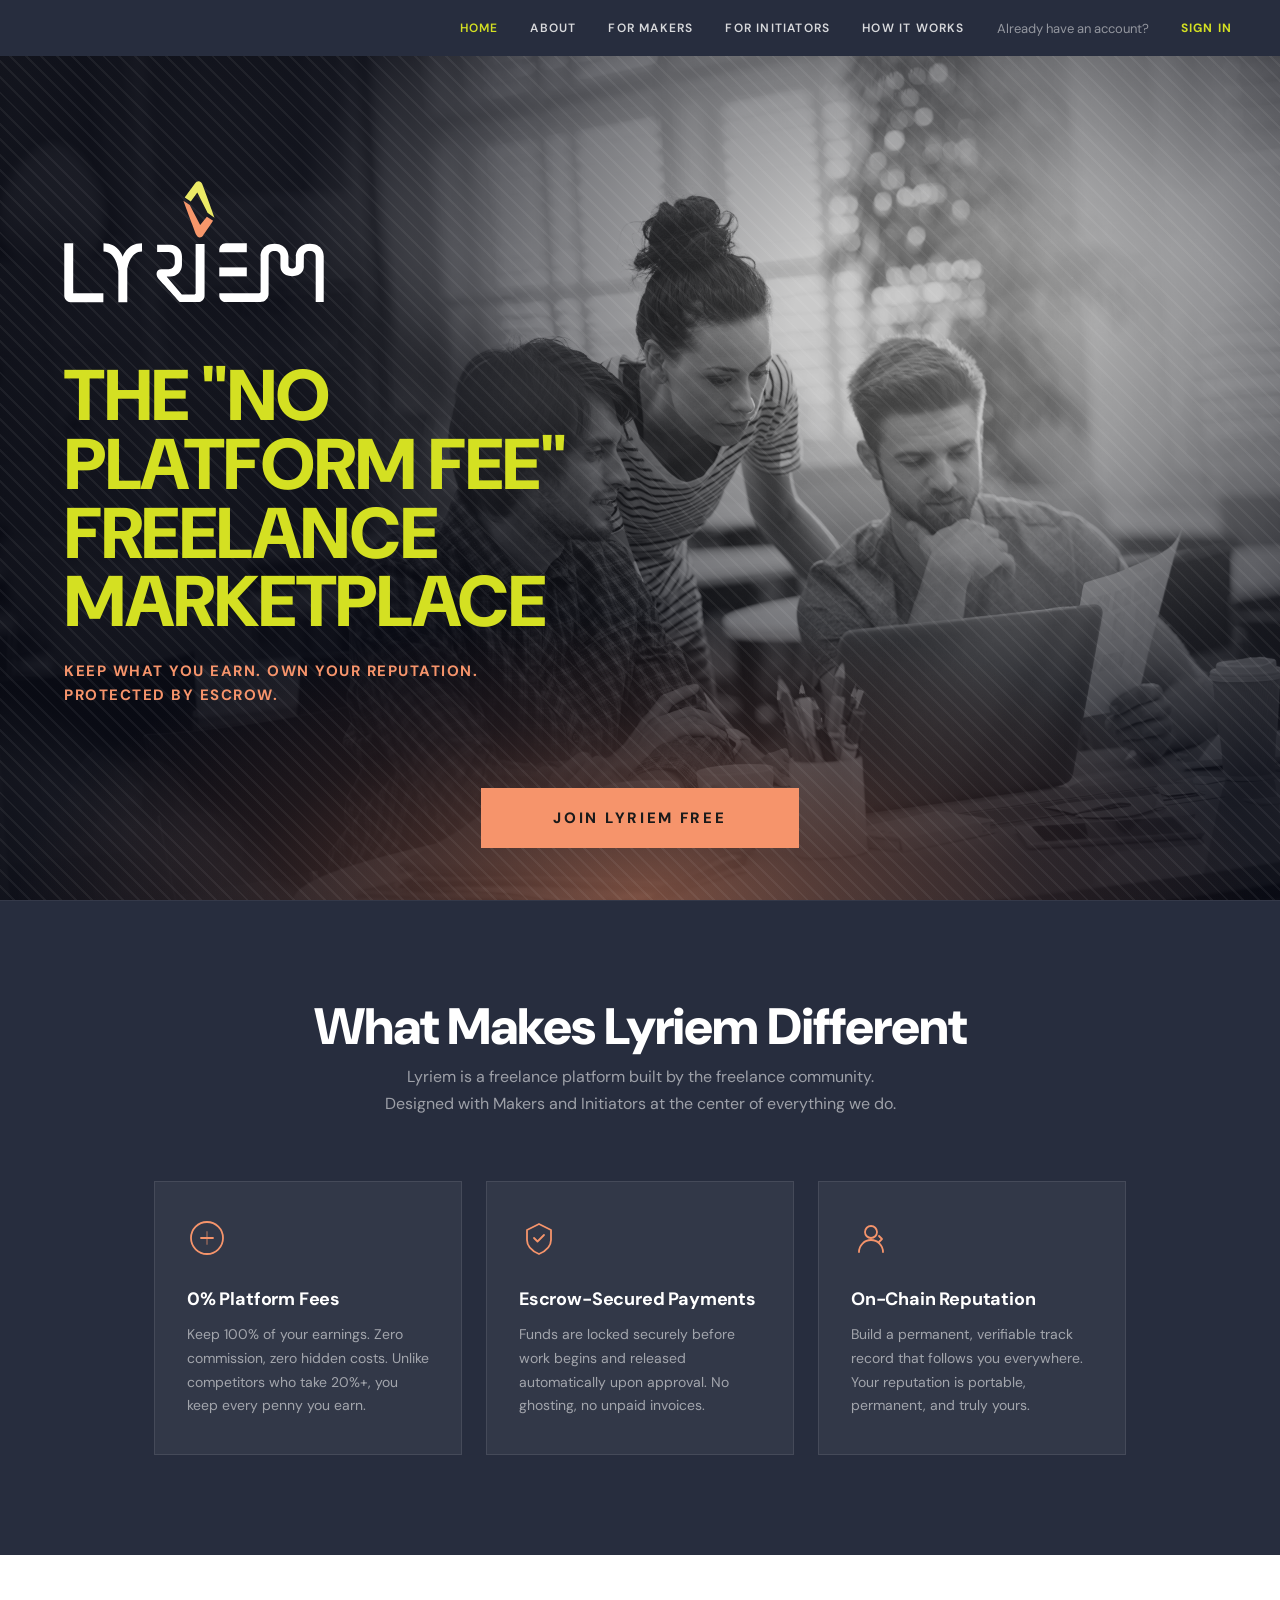
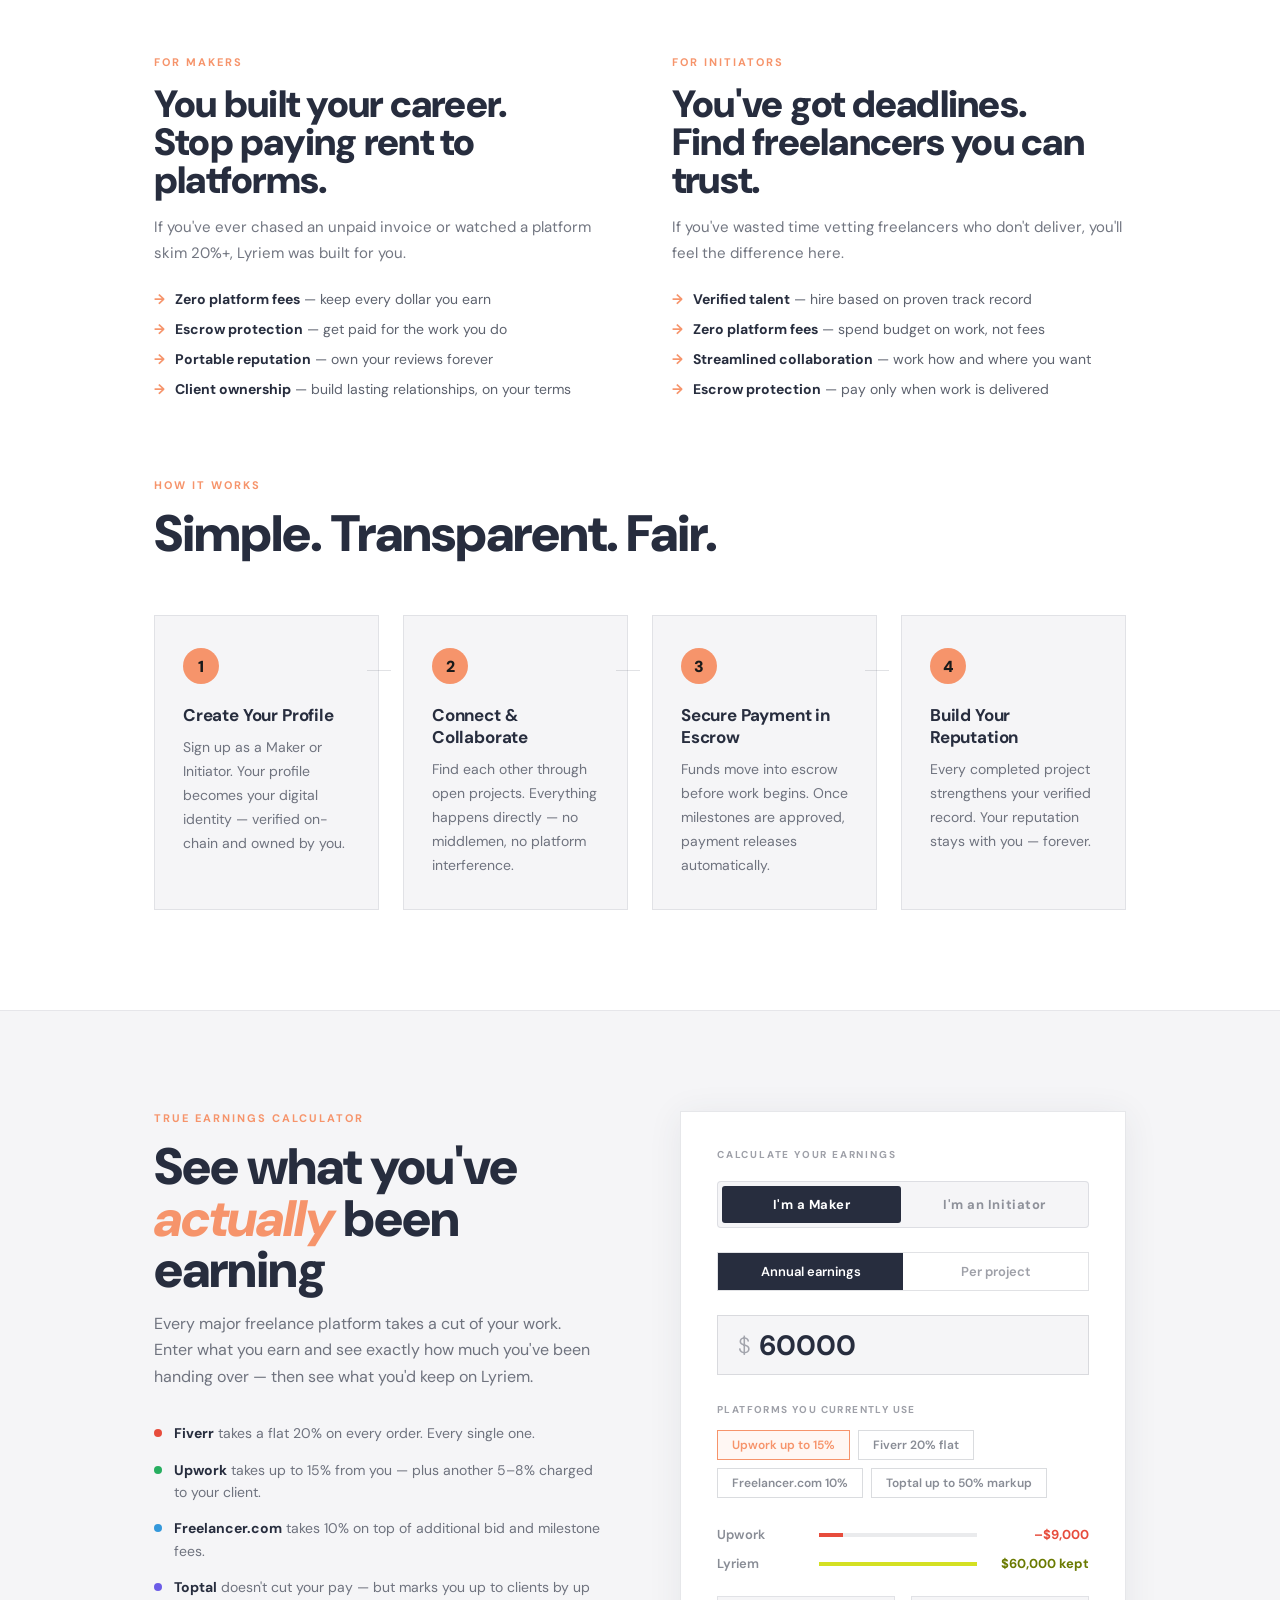
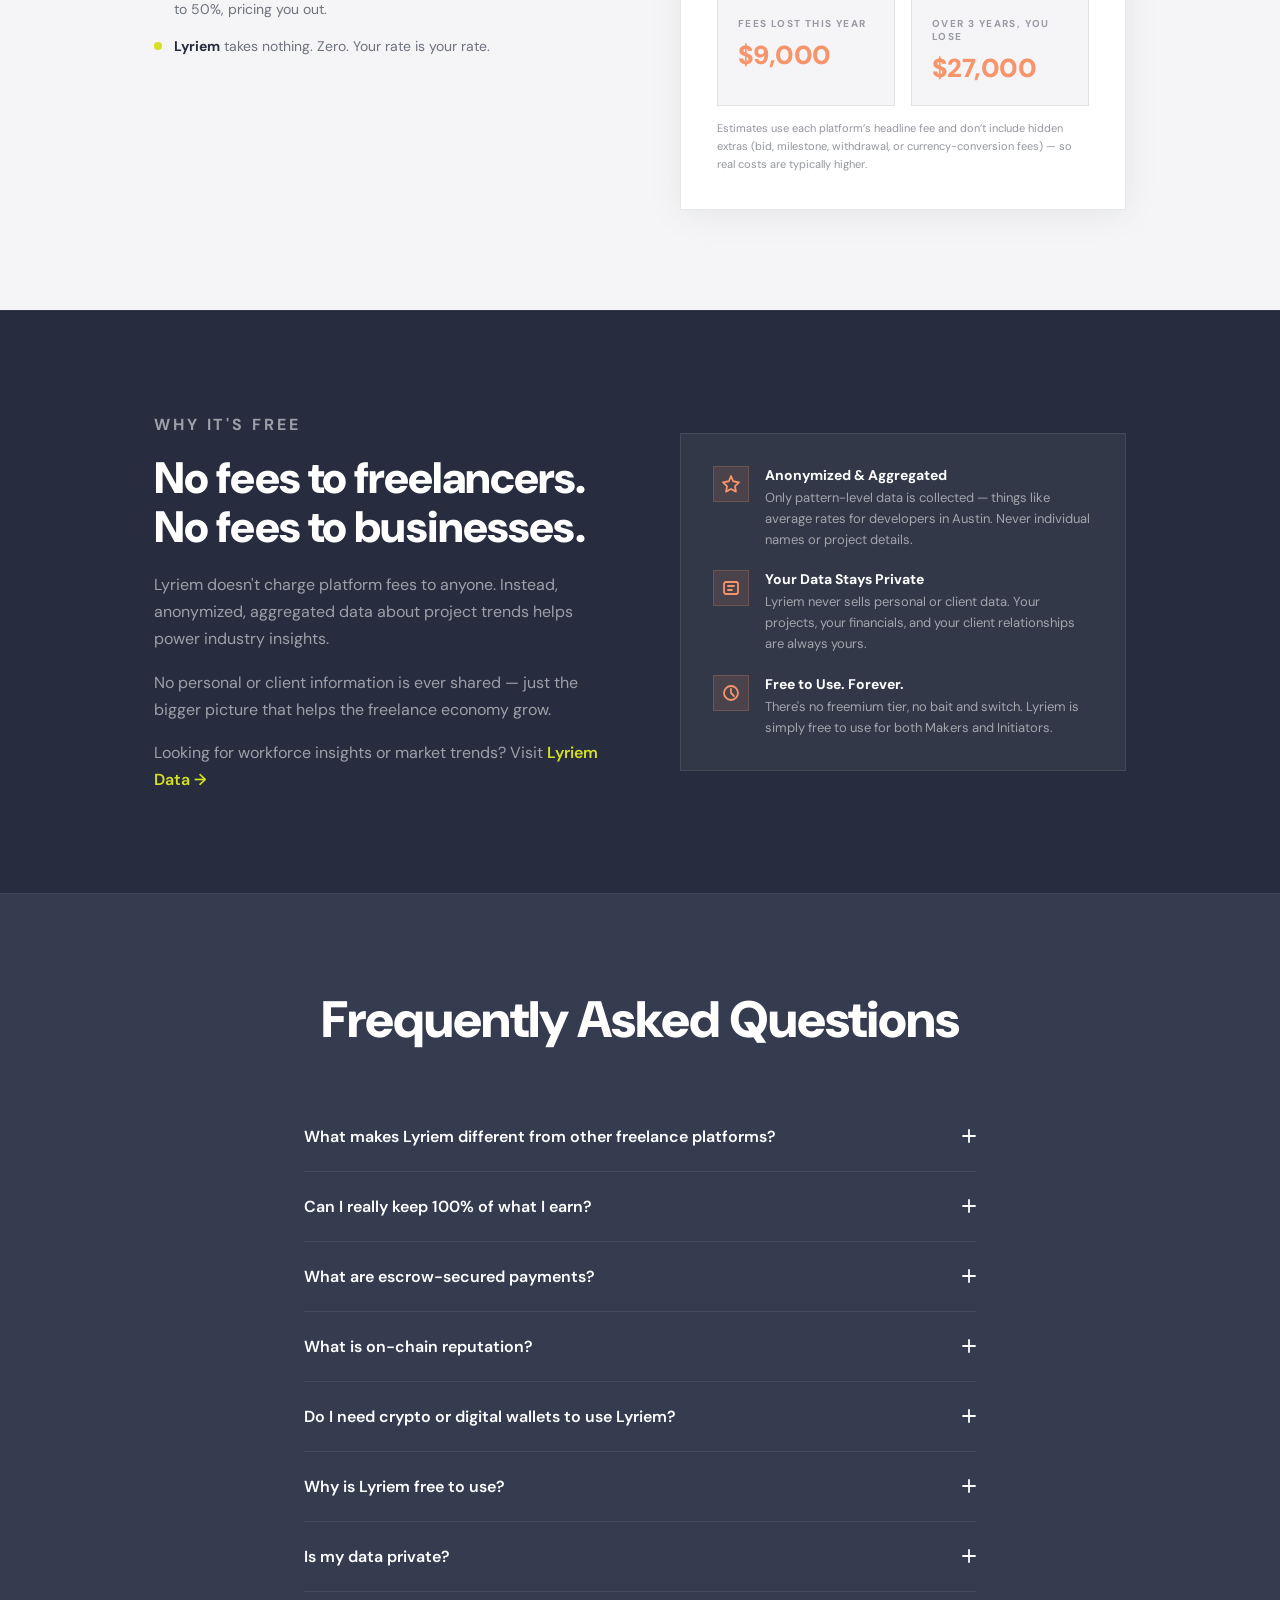
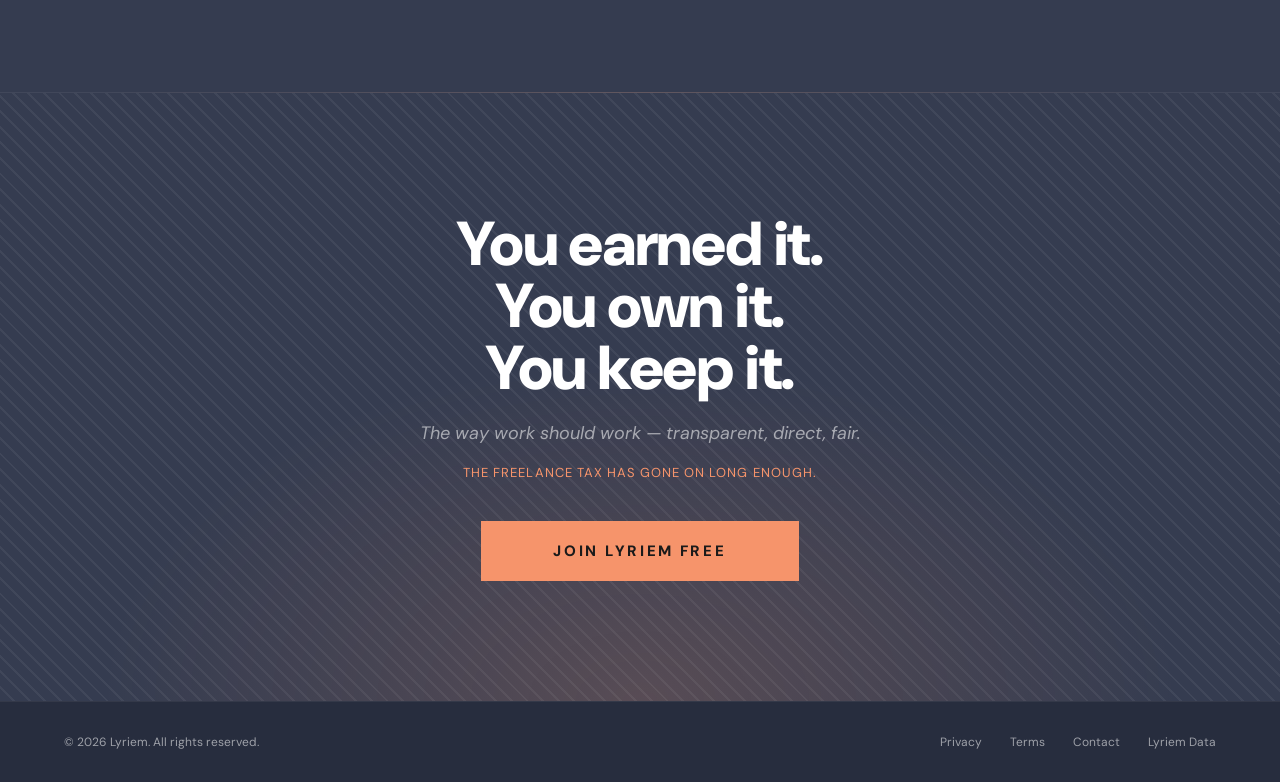
<file: index.html>
<!DOCTYPE html>
<html lang="en">
<head>
<meta charset="UTF-8">
<meta name="viewport" content="width=device-width, initial-scale=1.0">
<title>Lyriem</title>
<meta name="description" content="Lyriem is the Upwork alternative. A freelance marketplace with no platform fees, escrow protection, and verified portable reputation. Hire freelancers.">
<link rel="icon" type="image/svg+xml" href="assets/favicon.svg">
<link rel="preload" as="image" href="assets/hero-bg.jpg" fetchpriority="high">
<link rel="preconnect" href="https://fonts.googleapis.com">
<link rel="preconnect" href="https://fonts.gstatic.com" crossorigin>
<link href="https://fonts.googleapis.com/css2?family=DM+Sans:ital,opsz,wght@0,9..40,300;0,9..40,400;0,9..40,500;0,9..40,600;0,9..40,700;0,9..40,800;0,9..40,900;1,9..40,400&display=swap" rel="stylesheet">
<style>
  *, *::before, *::after { box-sizing: border-box; margin: 0; padding: 0; }

  :root {
    --navy:        #353c50;
    --navy-dark:   #272d3e;
    --navy-light:  #404859;
    --orange:      #f6946b;
    --orange-light:#f9ab88;
    --yellow:      #d4e022;
    --white:       #ffffff;
    --text-muted:  rgba(255,255,255,0.55);
    --card-bg:     rgba(255,255,255,0.05);
    --card-border: rgba(255,255,255,0.09);
  }

  html, body {
    font-family: 'DM Sans', sans-serif;
    background: var(--navy-dark);
    color: var(--white);
    overflow-x: hidden;
    scroll-behavior: smooth;
  }

  .hero {
    position: relative;
    width: 100vw;
    height: 100vh;
    display: flex;
    flex-direction: column;
    overflow: hidden;
    background: linear-gradient(to top right, #353c50 0%, #2a3044 28%, #161b28 100%);
  }

  .portrait-zone {
    position: absolute;
    top: 0; right: 0;
    width: 100%; height: 100%;
    z-index: 0;
    overflow: hidden;
  }

  .portrait-slide {
    position: absolute;
    inset: 0;
    opacity: 0;
    transition: opacity 1.4s cubic-bezier(0.4, 0, 0.2, 1);
  }
  .portrait-slide.active { opacity: 1; }

  .portrait-slide img {
    width: 100%; height: 100%;
    object-fit: cover;
    object-position: center;
    filter: grayscale(1) brightness(0.78) contrast(1.05);
    display: block;
  }

  .portrait-vignette {
    position: absolute;
    inset: 0;
    z-index: 2;
    pointer-events: none;
    background: radial-gradient(ellipse 50% 60% at 72% 36%, transparent 20%, rgba(8,10,20,0.4) 60%, rgba(8,10,20,0.88) 100%);
  }

  .portrait-glow {
    position: absolute;
    bottom: 0; left: 0; right: 0;
    height: 65%;
    z-index: 3;
    pointer-events: none;
    background: radial-gradient(ellipse 70% 70% at 50% 100%, var(--orange) 0%, rgba(246,148,107,0.55) 22%, rgba(246,148,107,0.2) 45%, transparent 70%);
    opacity: 0.45;
  }

  .texture-overlay {
    position: absolute;
    inset: 0;
    z-index: 4;
    pointer-events: none;
    background-image: repeating-linear-gradient(45deg, transparent, transparent 9px, rgba(255,255,255,0.055) 9px, rgba(255,255,255,0.055) 11px);
  }

  .portrait-row { position: contents; }
  .texture-portrait { display: none; }

  nav {
    position: fixed;
    top: 0; left: 0; right: 0;
    z-index: 100;
    background: #272d3e;
    display: flex;
    align-items: center;
    justify-content: flex-end;
    gap: 32px;
    padding: 0 48px;
    height: 56px;
    flex-shrink: 0;
    font-size: 12px;
    font-weight: 600;
    letter-spacing: 0.1em;
    text-transform: uppercase;
  }
  nav a { color: var(--white); text-decoration: none; opacity: 0.82; transition: opacity 0.2s, color 0.2s; }
  nav a:hover { opacity: 1; }
  nav a[aria-current="page"] { color: var(--yellow); opacity: 1; }
  .nav-already { opacity: 0.5; font-weight: 400; text-transform: none; letter-spacing: 0; font-size: 13px; }
  .nav-signin  { color: var(--yellow) !important; opacity: 1 !important; font-weight: 700; }
  .nav-logo-mobile { display: none; }

  .hero-content {
    position: relative;
    z-index: 8;
    flex: 1;
    display: flex;
    flex-direction: column;
    justify-content: center;
    padding: 48px 64px 140px;
    max-width: 780px;
    margin-top: 56px;
  }

  .logo {
    display: flex;
    align-items: center;
    margin-bottom: 36px;
    margin-left: -40px;
    animation: fadeUp 0.6s ease both;
  }
  .logo svg { width: 340px !important; height: auto !important; display: block; }

  .headline {
    font-weight: 900;
    font-size: clamp(46px, 5.6vw, 74px);
    line-height: 0.96;
    text-transform: uppercase;
    color: var(--yellow);
    margin-bottom: 22px;
    letter-spacing: -0.02em;
    animation: fadeUp 0.6s 0.08s ease both;
  }

  .subhead {
    font-weight: 700;
    font-size: clamp(12px, 1.3vw, 15px);
    letter-spacing: 0.1em;
    text-transform: uppercase;
    color: var(--orange);
    line-height: 1.6;
    animation: fadeUp 0.6s 0.16s ease both;
  }

  .cta-zone {
    position: absolute;
    bottom: 52px; left: 0; right: 0;
    z-index: 8;
    display: flex;
    align-items: center;
    justify-content: center;
    animation: fadeUp 0.6s 0.28s ease both;
  }

  .cta-btn {
    display: inline-flex;
    align-items: center;
    justify-content: center;
    background: var(--orange);
    color: #1a1a1a;
    font-family: 'DM Sans', sans-serif;
    font-weight: 800;
    font-size: 15px;
    letter-spacing: 0.18em;
    text-transform: uppercase;
    text-decoration: none;
    padding: 20px 72px;
    border: none;
    cursor: pointer;
    transition: background 0.2s, transform 0.15s;
  }
  .cta-btn:hover { background: var(--orange-light); transform: translateY(-2px); }

  .section-eyebrow {
    font-size: 11px; font-weight: 700;
    letter-spacing: 0.18em; text-transform: uppercase;
    color: var(--orange); margin-bottom: 16px;
  }
  .section-title {
    font-weight: 900;
    font-size: clamp(32px, 4vw, 52px);
    line-height: 1.0; letter-spacing: -0.02em;
    margin-bottom: 16px;
  }
  .section-title em { font-style: italic; color: var(--orange); }
  .section-subtitle {
    font-size: 16px; color: var(--text-muted);
    line-height: 1.65; max-width: 520px;
  }

  .broken-section {
    background: var(--navy-dark);
    border-top: 1px solid rgba(255,255,255,0.06);
  }
  .broken-inner {
    padding: 100px 64px;
    max-width: 1100px;
    margin: 0 auto;
    text-align: center;
  }
  .broken-inner .section-title { margin-bottom: 12px; }
  .broken-inner .section-subtitle { margin: 0 auto 64px; text-align: center; max-width: 520px; }

  .features-grid {
    display: grid;
    grid-template-columns: repeat(3, 1fr);
    gap: 24px;
    text-align: left;
  }
  .feature-card {
    background: var(--card-bg);
    border: 1px solid var(--card-border);
    padding: 36px 32px;
    transition: border-color 0.2s, background 0.2s;
  }
  .feature-card:hover { border-color: rgba(246,148,107,0.3); background: rgba(246,148,107,0.04); }
  .feature-icon { width: 40px; height: 40px; margin-bottom: 24px; color: var(--orange); }
  .feature-card h3 { font-weight: 700; font-size: 18px; margin-bottom: 12px; letter-spacing: -0.01em; }
  .feature-card p  { font-size: 14px; color: var(--text-muted); line-height: 1.7; }

  .how-section { background: #ffffff; color: var(--navy-dark); }
  .how-section .section-eyebrow { color: var(--orange); }
  .how-section .section-title   { color: var(--navy-dark); }
  .how-inner { padding: 100px 64px; max-width: 1100px; margin: 0 auto; }

  .steps-grid {
    display: grid;
    grid-template-columns: repeat(4, 1fr);
    gap: 24px;
    margin-top: 56px;
  }
  .step-card {
    background: #f5f5f7;
    border: 1px solid rgba(53,60,80,0.1);
    padding: 32px 28px;
    position: relative;
    transition: border-color 0.2s, box-shadow 0.2s;
  }
  .step-card:hover { border-color: rgba(246,148,107,0.4); box-shadow: 0 4px 24px rgba(246,148,107,0.1); }
  .step-number {
    display: inline-flex; align-items: center; justify-content: center;
    width: 36px; height: 36px; background: var(--orange);
    color: #1a1a1a; font-weight: 900; font-size: 16px;
    margin-bottom: 20px; border-radius: 50%;
  }
  .step-card h3 { font-weight: 700; font-size: 17px; margin-bottom: 10px; letter-spacing: -0.01em; color: var(--navy-dark); }
  .step-card p  { font-size: 14px; color: rgba(39,45,62,0.65); line-height: 1.7; }
  .steps-grid .step-card:not(:last-child)::after {
    content: '';
    position: absolute;
    top: 54px; right: -13px;
    width: 24px; height: 1px;
    background: rgba(53,60,80,0.15);
  }

  .calc-section { background: #f5f5f7; border-top: 1px solid rgba(53,60,80,0.08); }
  .calc-section .section-eyebrow  { color: var(--orange); }
  .calc-section .section-title    { color: var(--navy-dark); }
  .calc-section .section-subtitle { color: rgba(39,45,62,0.65); }
  .calc-left .bullet-item        { color: rgba(39,45,62,0.65); }
  .calc-left .bullet-item span   { color: rgba(39,45,62,0.65); }
  .calc-left .bullet-item strong { color: var(--navy-dark); }

  .calc-inner {
    padding: 100px 64px; max-width: 1100px; margin: 0 auto;
    display: grid; grid-template-columns: 1fr 1fr; gap: 80px; align-items: start;
  }
  .calc-left .bullet-list { margin-top: 32px; display: flex; flex-direction: column; gap: 14px; }
  .calc-left .bullet-item { display: flex; gap: 12px; font-size: 14px; line-height: 1.6; color: rgba(39,45,62,0.65); }
  .bullet-dot { width: 8px; height: 8px; border-radius: 50%; margin-top: 7px; flex-shrink: 0; }
  .bullet-dot.fiverr     { background: #e74c3c; }
  .bullet-dot.upwork     { background: #27ae60; }
  .bullet-dot.freelancer { background: #3498db; }
  .bullet-dot.lyriem     { background: var(--yellow); }
  .bullet-dot.toptal     { background: #6c5ce7; }
  .bullet-item strong { color: var(--navy-dark); }

  .calc-widget { background: #ffffff; border: 1px solid rgba(53,60,80,0.12); padding: 36px; box-shadow: 0 4px 32px rgba(53,60,80,0.08); }
  .calc-widget-label { font-size: 10px; font-weight: 700; letter-spacing: 0.18em; text-transform: uppercase; color: rgba(39,45,62,0.45); margin-bottom: 20px; }

  /* ── MAKER / INITIATOR TOGGLE ── */
  .calc-mode-toggle {
    display: flex; background: #f5f5f7;
    border: 1px solid rgba(53,60,80,0.12); border-radius: 4px;
    padding: 4px; gap: 4px; margin-bottom: 24px;
  }
  .calc-mode-btn {
    flex: 1; padding: 10px 16px; font-size: 13px; font-weight: 700;
    font-family: 'DM Sans', sans-serif; letter-spacing: 0.04em;
    text-align: center; cursor: pointer;
    color: rgba(39,45,62,0.5); background: transparent;
    border: none; border-radius: 3px;
    transition: background 0.2s, color 0.2s;
  }
  .calc-mode-btn.active { background: var(--navy-dark); color: #ffffff; }

  .calc-tabs { display: flex; border: 1px solid rgba(53,60,80,0.15); margin-bottom: 24px; }
  .calc-tab {
    flex: 1; padding: 10px; font-size: 13px; font-weight: 600; text-align: center;
    cursor: pointer; color: rgba(39,45,62,0.45); background: transparent; border: none;
    font-family: 'DM Sans', sans-serif; transition: background 0.2s, color 0.2s;
  }
  .calc-tab.active { background: var(--navy-dark); color: var(--white); }
  .calc-input-wrap {
    display: flex; align-items: center;
    border: 1px solid rgba(53,60,80,0.15); background: #f5f5f7;
    padding: 0 20px; margin-bottom: 28px; height: 60px;
  }
  .calc-dollar { font-size: 22px; font-weight: 300; color: rgba(39,45,62,0.4); margin-right: 8px; }
  .calc-input {
    flex: 1; background: transparent; border: none; outline: none;
    font-family: 'DM Sans', sans-serif; font-size: 28px; font-weight: 700; color: var(--navy-dark); width: 100%;
  }
  .calc-platform-label { font-size: 10px; font-weight: 700; letter-spacing: 0.14em; text-transform: uppercase; color: rgba(39,45,62,0.45); margin-bottom: 14px; }
  .platform-chips { display: flex; flex-wrap: wrap; gap: 8px; margin-bottom: 28px; }
  .platform-chip {
    padding: 6px 14px; border: 1px solid rgba(53,60,80,0.18);
    font-size: 12px; font-weight: 600; color: rgba(39,45,62,0.55);
    cursor: pointer; background: transparent; font-family: 'DM Sans', sans-serif;
    transition: all 0.15s; white-space: nowrap;
  }
  .platform-chip.active { border-color: var(--orange); color: var(--orange); background: rgba(246,148,107,0.08); }

  .calc-results { display: flex; flex-direction: column; gap: 12px; margin-bottom: 24px; }
  .result-row { display: flex; align-items: center; gap: 12px; }
  .result-label { font-size: 13px; font-weight: 600; width: 90px; flex-shrink: 0; color: rgba(39,45,62,0.55); }
  .result-bar-wrap { flex: 1; height: 4px; background: rgba(53,60,80,0.1); position: relative; overflow: hidden; }
  .result-bar { height: 100%; transition: width 0.6s cubic-bezier(0.4,0,0.2,1); }
  .result-bar.platform-bar { background: #e74c3c; }
  .result-bar.lyriem-bar   { background: var(--yellow); }
  .result-value { font-size: 13px; font-weight: 700; width: 100px; text-align: right; flex-shrink: 0; }
  .result-value.negative { color: #e74c3c; }
  .result-value.positive  { color: #6a7a00; }

  .calc-summary { display: grid; grid-template-columns: 1fr 1fr; gap: 16px; }
  .summary-card { background: #f5f5f7; border: 1px solid rgba(53,60,80,0.1); padding: 20px; }
  .summary-card .summary-label { font-size: 10px; font-weight: 700; letter-spacing: 0.14em; text-transform: uppercase; color: rgba(39,45,62,0.45); margin-bottom: 8px; }
  .summary-card .summary-value { font-size: 26px; font-weight: 900; letter-spacing: -0.02em; color: var(--orange); }

  .free-section { background: var(--navy-dark); border-top: 1px solid rgba(255,255,255,0.06); }
  .free-inner {
    padding: 100px 64px; max-width: 1100px; margin: 0 auto;
    display: grid; grid-template-columns: 1fr 1fr; gap: 80px; align-items: center;
  }
  .free-inner h2 { font-weight: 900; font-size: clamp(28px, 3.5vw, 44px); line-height: 1.1; letter-spacing: -0.02em; margin-bottom: 20px; }
  .free-inner p  { font-size: 16px; color: var(--text-muted); line-height: 1.7; margin-bottom: 16px; }
  .free-inner p:last-child { margin-bottom: 0; }
  .free-inner .section-eyebrow { margin-bottom: 16px; }
  .free-highlight { background: var(--card-bg); border: 1px solid var(--card-border); padding: 32px; display: flex; flex-direction: column; gap: 20px; }
  .free-highlight-item { display: flex; gap: 16px; align-items: flex-start; }
  .free-highlight-icon {
    width: 36px; height: 36px; flex-shrink: 0;
    background: rgba(246,148,107,0.12); border: 1px solid rgba(246,148,107,0.2);
    display: flex; align-items: center; justify-content: center; color: var(--orange);
  }
  .free-highlight-text h4 { font-size: 14px; font-weight: 700; margin-bottom: 4px; }
  .free-highlight-text p  { font-size: 13px; color: var(--text-muted); line-height: 1.6; margin: 0; }

  .faq-section { background: var(--navy); border-top: 1px solid rgba(255,255,255,0.06); }
  .faq-inner { padding: 100px 64px; max-width: 800px; margin: 0 auto; }
  .faq-inner .section-title { text-align: center; margin-bottom: 56px; }
  .faq-item { border-bottom: 1px solid rgba(255,255,255,0.08); }
  .faq-question {
    width: 100%; background: none; border: none; color: var(--white);
    font-family: 'DM Sans', sans-serif; font-size: 16px; font-weight: 600;
    text-align: left; padding: 24px 0; cursor: pointer;
    display: flex; justify-content: space-between; align-items: center;
    gap: 16px; transition: color 0.2s;
  }
  .faq-question:hover { color: var(--yellow); }
  .faq-question svg { flex-shrink: 0; transition: transform 0.3s; }
  .faq-item.open .faq-question { color: var(--yellow); }
  .faq-item.open .faq-question svg { transform: rotate(45deg); }
  .faq-answer {
    font-size: 15px; color: var(--text-muted); line-height: 1.7;
    max-height: 0; overflow: hidden; transition: max-height 0.4s ease, padding 0.3s ease;
    padding-bottom: 0;
  }
  .faq-item.open .faq-answer { max-height: 400px; padding-bottom: 24px; }

  .footer-cta {
    background: radial-gradient(ellipse 60% 80% at 50% 100%, rgba(246,148,107,0.18) 0%, transparent 70%), var(--navy);
    border-top: 1px solid rgba(255,255,255,0.06);
    position: relative; overflow: hidden;
  }
  .footer-cta .texture-overlay { z-index: 1; }
  .footer-cta-inner {
    position: relative; z-index: 2;
    padding: 120px 64px; max-width: 700px; margin: 0 auto; text-align: center;
  }
  .footer-cta-inner .section-title { font-size: clamp(36px, 5vw, 62px); margin-bottom: 20px; }
  .footer-cta-inner .section-subtitle {
    font-size: 18px; font-style: italic;
    max-width: 460px; margin: 0 auto 16px; text-align: center; color: var(--text-muted);
  }
  .footer-cta-inner .footer-tagline {
    font-size: 13px; letter-spacing: 0.08em; text-transform: uppercase;
    color: var(--orange); margin-bottom: 40px;
  }

  .site-footer {
    background: var(--navy-dark);
    border-top: 1px solid rgba(255,255,255,0.06);
    padding: 32px 64px;
    display: flex; align-items: center; justify-content: space-between;
    font-size: 12px; color: var(--text-muted);
  }
  .site-footer a { color: var(--text-muted); text-decoration: none; }
  .site-footer a:hover { color: var(--white); }
  .footer-links { display: flex; gap: 28px; }

  @keyframes fadeUp {
    from { opacity: 0; transform: translateY(20px); }
    to   { opacity: 1; transform: translateY(0); }
  }
  .reveal { opacity: 0; transform: translateY(28px); transition: opacity 0.65s ease, transform 0.65s ease; }
  .reveal.visible { opacity: 1; transform: translateY(0); }

  .nav-hamburger {
    display: none; flex-direction: column; justify-content: center; gap: 5px;
    width: 36px; height: 36px; background: none; border: none;
    cursor: pointer; padding: 4px; margin-left: auto; flex-shrink: 0;
  }
  .nav-hamburger span { display: block; height: 2px; background: var(--white); border-radius: 2px; transition: transform 0.3s, opacity 0.3s; }
  .nav-hamburger.open span:nth-child(1) { transform: translateY(7px) rotate(45deg); }
  .nav-hamburger.open span:nth-child(2) { opacity: 0; }
  .nav-hamburger.open span:nth-child(3) { transform: translateY(-7px) rotate(-45deg); }

  .nav-drawer {
    display: none; position: fixed;
    top: 56px; left: 0; right: 0; background: #272d3e; z-index: 99;
    flex-direction: column; padding: 24px 28px; gap: 0;
    border-top: 1px solid rgba(255,255,255,0.08);
    box-shadow: 0 12px 32px rgba(0,0,0,0.4);
  }
  .nav-drawer.open { display: flex; }
  .nav-drawer a, .nav-drawer .nav-already {
    display: block; padding: 14px 0;
    border-bottom: 1px solid rgba(255,255,255,0.06);
    font-size: 14px; font-weight: 600; letter-spacing: 0.08em;
    text-transform: uppercase; color: var(--white); text-decoration: none; opacity: 0.85;
  }
  .nav-drawer .nav-already { font-size: 12px; font-weight: 400; text-transform: none; letter-spacing: 0; opacity: 0.5; padding-top: 20px; border-bottom: none; }
  .nav-drawer .nav-signin  { color: var(--yellow) !important; opacity: 1 !important; border-bottom: none; padding-top: 4px; }

  /* ══════════════════════════════════════════════════
     MOBILE — image stays BEHIND text (the fix)
  ══════════════════════════════════════════════════ */
  @media (max-width: 768px) {

    nav { padding: 0 20px; justify-content: space-between; }
    nav > a, nav > span { display: none; }
    .nav-hamburger { display: flex; }

    /* Hero — shorter on mobile */
    .hero { height: auto; min-height: 0; }

    .portrait-row {
      display: block !important;
      position: absolute !important;
      inset: 0 !important;
      width: 100% !important;
      height: 100% !important;
      overflow: hidden;
    }
    .portrait-zone {
      position: absolute !important;
      inset: 0; width: 100% !important; height: 100% !important;
    }
    .portrait-vignette {
      position: absolute !important;
      inset: 0; width: 100% !important; height: 100% !important;
      background:
        linear-gradient(to bottom, rgba(39,45,62,0.7) 0%, rgba(39,45,62,0.35) 40%, rgba(39,45,62,0.7) 100%),
        linear-gradient(to right, rgba(39,45,62,0.85) 0%, transparent 60%);
    }
    .portrait-glow {
      position: absolute !important;
      inset: 0; height: 100% !important;
      background: radial-gradient(ellipse 80% 60% at 50% 110%, var(--orange) 0%, rgba(246,148,107,0.4) 30%, transparent 70%);
      opacity: 0.35;
    }
    .texture-portrait { display: block !important; }

    /* content sits on top of image */
    .hero-content { padding: 28px 24px 24px; max-width: 100%; justify-content: flex-start; flex: 0 0 auto; }
    .logo { margin-left: -18px; margin-bottom: 20px; }
    .logo svg { width: 190px !important; }
    .headline { font-size: clamp(36px, 10.5vw, 54px); margin-bottom: 16px; }
    .subhead  { font-size: 12px; margin-bottom: 0; }

    /* CTA — sits naturally below content, not absolutely positioned */
    .cta-zone { position: static; padding: 20px 24px 32px; display: flex; justify-content: center; }
    .cta-btn  { width: auto; padding: 16px 48px; font-size: 13px; }

    .broken-inner, .how-inner, .footer-cta-inner, .faq-inner { padding: 64px 24px; }
    .calc-inner  { padding: 64px 24px; grid-template-columns: 1fr; gap: 48px; }
    .free-inner  { padding: 64px 24px; grid-template-columns: 1fr; gap: 40px; }
    .features-grid, .steps-grid { grid-template-columns: 1fr; gap: 16px; }
    .steps-grid .step-card::after { display: none; }
    .section-title { font-size: clamp(28px, 8vw, 40px); }
    .footer-cta-inner .section-title { font-size: clamp(28px, 9vw, 44px); }
    .section-subtitle { font-size: 15px; }
    .calc-widget { padding: 24px 20px; }
    .calc-input  { font-size: 22px; }
    .calc-summary { grid-template-columns: 1fr; gap: 12px; }
    .result-value { width: 80px; font-size: 11px; }
    .result-label { width: 72px; font-size: 11px; }
    .site-footer  { flex-direction: column; gap: 16px; text-align: center; padding: 28px 24px; }
  }

  @media (min-width: 769px) {
    .portrait-row { display: contents; position: unset; height: unset; order: unset; }
    .hero { height: 100vh; min-height: unset; }
    .hero-content { padding: 48px 64px 140px; max-width: 780px; }
    .cta-zone { position: absolute; bottom: 52px; left: 0; right: 0; padding: 0; }
    .cta-btn  { width: auto; padding: 20px 72px; font-size: 15px; }
    .texture-portrait { display: none !important; }
  }

  @media (min-width: 769px) and (max-width: 1024px) {
    nav { padding: 0 32px; gap: 20px; font-size: 11px; }
    .nav-already { display: none; }
    .hero-content { padding: 48px 48px 140px; max-width: 560px; }
    .logo svg { width: 260px !important; }
    .logo { margin-left: -28px; }
    .broken-inner, .how-inner { padding: 80px 48px; }
    .calc-inner, .free-inner  { padding: 80px 48px; gap: 48px; }
    .footer-cta-inner, .faq-inner { padding: 80px 48px; }
    .site-footer { padding: 28px 48px; }
    .features-grid { grid-template-columns: repeat(2, 1fr); }
    .steps-grid    { grid-template-columns: repeat(2, 1fr); }
  }

  @media (max-width: 390px) {
    .headline { font-size: 34px; }
    .logo svg { width: 170px !important; }
    .platform-chip { font-size: 11px; padding: 5px 10px; }
  }
</style>
<script async src="https://www.googletagmanager.com/gtag/js?id=G-N1Z66RE2ST"></script>
<script>
window.dataLayer = window.dataLayer || [];
function gtag(){dataLayer.push(arguments);}
gtag('js', new Date());

gtag('config', 'G-N1Z66RE2ST');
</script>
</head>
<body>

<nav>
  <svg class="nav-logo-mobile" xmlns="http://www.w3.org/2000/svg" viewBox="0 0 60 120" style="height:28px;width:auto">
    <polygon points="30,4 52,32 8,32" fill="#d4e022"/>
    <polygon points="30,116 52,88 8,88" fill="#f6946b"/>
  </svg>
  <a href="index.html" aria-current="page">Home</a>
  <a href="about.html">About</a>
  <a href="for-makers.html">For Makers</a>
  <a href="for-initiators.html">For Initiators</a>
  <a href="how-it-works.html">How It Works</a>
  <span class="nav-already">Already have an account?</span>
  <a href="https://app.lyriem.com/login" class="nav-signin">Sign In</a>
  <button class="nav-hamburger" id="navHamburger" aria-label="Open menu">
    <span></span><span></span><span></span>
  </button>
</nav>

<div class="nav-drawer" id="navDrawer">
  <a href="index.html" aria-current="page" onclick="closeNav()">Home</a>
  <a href="about.html" onclick="closeNav()">About</a>
  <a href="for-makers.html" onclick="closeNav()">For Makers</a>
  <a href="for-initiators.html" onclick="closeNav()">For Initiators</a>
  <a href="how-it-works.html" onclick="closeNav()">How It Works</a>
  <span class="nav-already">Already have an account?</span>
  <a href="https://app.lyriem.com/login" class="nav-signin" onclick="closeNav()">Sign In</a>
</div>

<section class="hero" id="hero">
  <div class="texture-overlay"></div>
  <div class="portrait-row">
    <div class="portrait-zone" id="portraitZone">
      <div class="portrait-slide active"><img src="assets/hero-bg.jpg" alt="" fetchpriority="high" decoding="async"></div>
    </div>
    <div class="portrait-vignette"></div>
    <div class="portrait-glow"></div>
    <div class="texture-overlay texture-portrait"></div>
  </div>
  <div class="hero-content">
    <div class="logo">
      <svg xmlns="http://www.w3.org/2000/svg" viewBox="0 0 513.96 256">
        <defs><style>.c1{fill:#f7976b}.c2{fill:#fff}.c3{fill:#ebea66}</style></defs>
        <g>
          <path class="c2" d="M74.37,205.88v-75.43h-13.51v79.18c0,5.39,4.37,9.76,9.76,9.76h49.36v-13.51h-45.61Z"/>
          <path class="c2" d="M309.25,116.42h3.75c5.38,0,9.76,4.37,9.76,9.76v31.82h-13.51v-41.58h0Z" transform="translate(178.8 453.21) rotate(-90)"/>
          <rect class="c2" x="309.25" y="152.88" width="13.51" height="41.58" transform="translate(142.33 489.67) rotate(-90)"/>
          <path class="c2" d="M149.38,150.7h-.2s-6-20.25-29-20.25v12.54c17.87,0,21.83,23.87,22.44,28.62v47.78h13.51v-49.13c1.08-6.81,5.7-27.27,22.24-27.27v-12.54c-23,0-29,20.25-29,20.25Z"/>
          <path class="c2" d="M259.44,131.4v74.73c0,.94-.76,1.7-1.7,1.7h-18.49c-.4,0-.78-.17-1.05-.47l-22.08-25.98s-.39-.85.41-.85h4.81c9.63,0,17.44-7.81,17.44-17.44v-13.02c0-9.63-7.81-17.44-17.44-17.44h-20.11v11.01h17.26c5.2,0,9.42,4.22,9.42,9.42v7.03c0,5.2-4.22,9.42-9.42,9.42h-10.77c-8.47,0-9.75,9.46-2.82,16.39,2.4,2.4,23.61,25.81,29.13,32.03.83.94,2.01,1.45,3.27,1.45h25.9c5.39,0,9.76-4.37,9.76-9.76v-78.23h-13.51Z"/>
          <path class="c2" d="M432.02,131.27c-20.39.42-21.07,18.34-21.07,18.34h0v12.46s1.01,6.49-5.38,6.49c-.08,0-.13-.03-.2-.03-.08,0-.13.03-.2.03-6.39,0-5.38-6.49-5.38-6.49v-12.46h0s-.68-17.92-21.07-18.34c-20.39.42-21.07,16.39-21.07,18.34v54.01c0,1.24-1.01,2.25-2.25,2.25h-60.19v3.75c0,5.39,4.37,9.76,9.76,9.76h52.25c6.93,0,12.54-5.62,12.54-12.54v-.97l.05-56.26c0-4.3,3.64-7.45,8.91-7.45s8.91,3.18,8.91,7.45c0,0,.05,12.2.05,16.09,0,4.31,2.17,14.49,17.69,14.49s17.69-10.18,17.69-14.49c0-3.89.05-16.09.05-16.09,0-4.26,3.64-7.45,8.91-7.45s8.91,3.14,8.91,7.45l.05,69.77h12.11v-69.77c0-1.95-.68-17.92-21.07-18.34Z"/>
        </g>
        <g>
          <path class="c3" d="M277.88,84.84l10.17,7.02s-16.51-45.79-18.83-51.35c-1.94-4.66-7.35-5.48-10.77-.57-.69.99-15.46,21.25-15.46,21.25l9.11,6.2,9.85-13.81,15.94,31.27Z"/>
          <path class="c1" d="M250.57,72.5l-9.67-6.54s17.18,46.1,19.5,51.66c1.94,4.66,7.35,5.48,10.77.57.69-.99,14.7-21.75,14.7-21.75l-9.44-6.16-10.12,12.54-15.74-30.33Z"/>
        </g>
      </svg>
    </div>
    <h1 class="headline">The "No<br>Platform Fee"<br>Freelance<br>Marketplace</h1>
    <p class="subhead">Keep what you earn. Own your reputation.<br>Protected by escrow.</p>
  </div>
  <div class="cta-zone">
    <a href="https://app.lyriem.com/register" class="cta-btn">Join Lyriem Free</a>
  </div>
</section>

<section class="broken-section" id="about">
  <div class="broken-inner">
    <h2 class="section-title reveal">What Makes Lyriem Different</h2>
    <p class="section-subtitle reveal">Lyriem is a freelance platform built by the freelance community. Designed with Makers and Initiators at the center of everything we do.</p>
    <div class="features-grid">
      <div class="feature-card reveal">
        <svg class="feature-icon" viewBox="0 0 40 40" fill="none" stroke="currentColor" stroke-width="1.8">
          <circle cx="20" cy="20" r="16"/><path d="M14 20h12" stroke-linecap="round"/><path d="M20 26v-12" stroke-linecap="round" opacity="0.4"/>
        </svg>
        <h3>0% Platform Fees</h3>
        <p>Keep 100% of your earnings. Zero commission, zero hidden costs. Unlike competitors who take 20%+, you keep every penny you earn.</p>
      </div>
      <div class="feature-card reveal">
        <svg class="feature-icon" viewBox="0 0 40 40" fill="none" stroke="currentColor" stroke-width="1.8">
          <path d="M20 6l12 6v10c0 6-5 11-12 14C13 33 8 28 8 22V12l12-6z" stroke-linecap="round" stroke-linejoin="round"/>
          <path d="M15 20l3.5 3.5L25 17" stroke-linecap="round" stroke-linejoin="round"/>
        </svg>
        <h3>Escrow-Secured Payments</h3>
        <p>Funds are locked securely before work begins and released automatically upon approval. No ghosting, no unpaid invoices.</p>
      </div>
      <div class="feature-card reveal">
        <svg class="feature-icon" viewBox="0 0 40 40" fill="none" stroke="currentColor" stroke-width="1.8">
          <circle cx="20" cy="14" r="6" stroke-linecap="round"/>
          <path d="M8 34c0-6.627 5.373-12 12-12s12 5.373 12 12" stroke-linecap="round"/>
          <path d="M28 18l3 3-3 3" stroke-linecap="round" stroke-linejoin="round"/>
        </svg>
        <h3>On-Chain Reputation</h3>
        <p>Build a permanent, verifiable track record that follows you everywhere. Your reputation is portable, permanent, and truly yours.</p>
      </div>
    </div>
  </div>
</section>

<section class="how-section" id="makers">
  <div class="how-inner">
    <div style="display:grid;grid-template-columns:1fr 1fr;gap:64px;margin-bottom:80px" class="reveal">
      <div>
        <p class="section-eyebrow">For Makers</p>
        <h2 class="section-title" style="font-size:clamp(26px,3vw,38px)">You built your career.<br>Stop paying rent to platforms.</h2>
        <p style="font-size:15px;color:rgba(39,45,62,0.65);line-height:1.7;margin-bottom:24px">If you've ever chased an unpaid invoice or watched a platform skim 20%+, Lyriem was built for you.</p>
        <ul style="list-style:none;display:flex;flex-direction:column;gap:12px">
          <li style="font-size:14px;color:rgba(39,45,62,0.75);display:flex;gap:10px;align-items:flex-start"><span style="color:#f6946b;font-weight:700;flex-shrink:0">→</span><span><strong style="color:#272d3e">Zero platform fees</strong> — keep every dollar you earn</span></li>
          <li style="font-size:14px;color:rgba(39,45,62,0.75);display:flex;gap:10px;align-items:flex-start"><span style="color:#f6946b;font-weight:700;flex-shrink:0">→</span><span><strong style="color:#272d3e">Escrow protection</strong> — get paid for the work you do</span></li>
          <li style="font-size:14px;color:rgba(39,45,62,0.75);display:flex;gap:10px;align-items:flex-start"><span style="color:#f6946b;font-weight:700;flex-shrink:0">→</span><span><strong style="color:#272d3e">Portable reputation</strong> — own your reviews forever</span></li>
          <li style="font-size:14px;color:rgba(39,45,62,0.75);display:flex;gap:10px;align-items:flex-start"><span style="color:#f6946b;font-weight:700;flex-shrink:0">→</span><span><strong style="color:#272d3e">Client ownership</strong> — build lasting relationships, on your terms</span></li>
        </ul>
      </div>
      <div id="initiators">
        <p class="section-eyebrow">For Initiators</p>
        <h2 class="section-title" style="font-size:clamp(26px,3vw,38px)">You've got deadlines.<br>Find freelancers you can trust.</h2>
        <p style="font-size:15px;color:rgba(39,45,62,0.65);line-height:1.7;margin-bottom:24px">If you've wasted time vetting freelancers who don't deliver, you'll feel the difference here.</p>
        <ul style="list-style:none;display:flex;flex-direction:column;gap:12px">
          <li style="font-size:14px;color:rgba(39,45,62,0.75);display:flex;gap:10px;align-items:flex-start"><span style="color:#f6946b;font-weight:700;flex-shrink:0">→</span><span><strong style="color:#272d3e">Verified talent</strong> — hire based on proven track record</span></li>
          <li style="font-size:14px;color:rgba(39,45,62,0.75);display:flex;gap:10px;align-items:flex-start"><span style="color:#f6946b;font-weight:700;flex-shrink:0">→</span><span><strong style="color:#272d3e">Zero platform fees</strong> — spend budget on work, not fees</span></li>
          <li style="font-size:14px;color:rgba(39,45,62,0.75);display:flex;gap:10px;align-items:flex-start"><span style="color:#f6946b;font-weight:700;flex-shrink:0">→</span><span><strong style="color:#272d3e">Streamlined collaboration</strong> — work how and where you want</span></li>
          <li style="font-size:14px;color:rgba(39,45,62,0.75);display:flex;gap:10px;align-items:flex-start"><span style="color:#f6946b;font-weight:700;flex-shrink:0">→</span><span><strong style="color:#272d3e">Escrow protection</strong> — pay only when work is delivered</span></li>
        </ul>
      </div>
    </div>
    <p class="section-eyebrow reveal" id="how">How It Works</p>
    <h2 class="section-title reveal" style="color:var(--navy-dark)">Simple. Transparent. Fair.</h2>
    <div class="steps-grid">
      <div class="step-card reveal"><div class="step-number">1</div><h3>Create Your Profile</h3><p>Sign up as a Maker or Initiator. Your profile becomes your digital identity — verified on-chain and owned by you.</p></div>
      <div class="step-card reveal"><div class="step-number">2</div><h3>Connect &amp; Collaborate</h3><p>Find each other through open projects. Everything happens directly — no middlemen, no platform interference.</p></div>
      <div class="step-card reveal"><div class="step-number">3</div><h3>Secure Payment in Escrow</h3><p>Funds move into escrow before work begins. Once milestones are approved, payment releases automatically.</p></div>
      <div class="step-card reveal"><div class="step-number">4</div><h3>Build Your Reputation</h3><p>Every completed project strengthens your verified record. Your reputation stays with you — forever.</p></div>
    </div>
  </div>
</section>

<section class="calc-section">
  <div class="calc-inner">
    <div class="calc-left">
      <p class="section-eyebrow reveal">True Earnings Calculator</p>
      <h2 class="section-title reveal">See what you've <em>actually</em> been earning</h2>
      <p class="section-subtitle reveal" style="margin-top:16px">Every major freelance platform takes a cut of your work. Enter what you earn and see exactly how much you've been handing over — then see what you'd keep on Lyriem.</p>
      <ul class="bullet-list reveal">
        <li class="bullet-item"><span class="bullet-dot fiverr"></span><span><strong>Fiverr</strong> takes a flat 20% on every order. Every single one.</span></li>
        <li class="bullet-item"><span class="bullet-dot upwork"></span><span><strong>Upwork</strong> takes up to 15% from you — plus another 5–8% charged to your client.</span></li>
        <li class="bullet-item"><span class="bullet-dot freelancer"></span><span><strong>Freelancer.com</strong> takes 10% on top of additional bid and milestone fees.</span></li>
        <li class="bullet-item"><span class="bullet-dot toptal"></span><span><strong>Toptal</strong> doesn't cut your pay — but marks you up to clients by up to 50%, pricing you out.</span></li>
        <li class="bullet-item"><span class="bullet-dot lyriem"></span><span><strong>Lyriem</strong> takes nothing. Zero. Your rate is your rate.</span></li>
      </ul>
    </div>
    <div class="calc-right reveal">
      <div class="calc-widget">
        <p class="calc-widget-label" id="calcWidgetLabel">Calculate your earnings</p>

        <!-- Maker / Initiator toggle -->
        <div class="calc-mode-toggle">
          <button class="calc-mode-btn active" data-mode="maker">I'm a Maker</button>
          <button class="calc-mode-btn" data-mode="initiator">I'm an Initiator</button>
        </div>

        <div class="calc-tabs">
          <button class="calc-tab active" data-period="annual" id="calcTabAnnual">Annual earnings</button>
          <button class="calc-tab" data-period="project" id="calcTabProject">Per project</button>
        </div>
        <div class="calc-input-wrap">
          <span class="calc-dollar">$</span>
          <input class="calc-input" id="earningsInput" type="number" value="60000" min="0" max="10000000">
        </div>
        <p class="calc-platform-label">Platforms you currently use</p>
        <div class="platform-chips">
          <button class="platform-chip active" data-fee="0.15">Upwork up to 15%</button>
          <button class="platform-chip" data-fee="0.20">Fiverr 20% flat</button>
          <button class="platform-chip" data-fee="0.10">Freelancer.com 10%</button>
          <button class="platform-chip" data-fee="0.50">Toptal up to 50% markup</button>
        </div>
        <div class="calc-results">
          <div class="result-row">
            <span class="result-label" id="platformLabel">Upwork</span>
            <div class="result-bar-wrap"><div class="result-bar platform-bar" id="platformBar" style="width:100%"></div></div>
            <span class="result-value negative" id="platformLoss">–$7,200</span>
          </div>
          <div class="result-row">
            <span class="result-label" id="lyriemLabel">Lyriem</span>
            <div class="result-bar-wrap"><div class="result-bar lyriem-bar" id="lyriemBar" style="width:100%"></div></div>
            <span class="result-value positive" id="lyriemKept">$60,000 kept</span>
          </div>
        </div>
        <div class="calc-summary">
          <div class="summary-card"><p class="summary-label" id="lossLabel">Fees lost this year</p><p class="summary-value" id="lossValue">$7,200</p></div>
          <div class="summary-card"><p class="summary-label" id="loss3Label">Over 3 years, you lose</p><p class="summary-value" id="loss3Value">$21,600</p></div>
        </div>
        <!-- Always-on note: estimates use headline fees only -->
        <p style="margin-top:14px;font-size:11px;color:rgba(39,45,62,0.5);line-height:1.6">Estimates use each platform’s headline fee and don’t include hidden extras (bid, milestone, withdrawal, or currency-conversion fees) — so real costs are typically higher.</p>
        <!-- Stripe fee note — shown for Initiators only -->
        <p id="stripeFeeNote" style="display:none;margin-top:16px;font-size:11px;color:rgba(39,45,62,0.5);line-height:1.6">
          * Lyriem charges no platform fees. Initiators pay a Stripe processing fee of 3.3% + $4 per transaction.
        </p>
      </div>
    </div>
  </div>
</section>

<section class="free-section">
  <div class="free-inner">
    <div>
      <p class="section-eyebrow reveal">Why It's Free</p>
      <h2 class="reveal" style="font-weight:900;font-size:clamp(28px,3.5vw,44px);line-height:1.1;letter-spacing:-0.02em;margin-bottom:20px">No fees to freelancers.<br>No fees to businesses.</h2>
      <p class="reveal" style="font-size:16px;color:var(--text-muted);line-height:1.7;margin-bottom:16px">Lyriem doesn't charge platform fees to anyone. Instead, anonymized, aggregated data about project trends helps power industry insights.</p>
      <p class="reveal" style="font-size:16px;color:var(--text-muted);line-height:1.7;margin-bottom:16px">No personal or client information is ever shared — just the bigger picture that helps the freelance economy grow.</p>
      <p class="reveal" style="font-size:16px;color:var(--text-muted);line-height:1.7">Looking for workforce insights or market trends? Visit <a href="#" style="color:var(--yellow);text-decoration:none;font-weight:600">Lyriem Data →</a></p>
    </div>
    <div class="free-highlight reveal">
      <div class="free-highlight-item">
        <div class="free-highlight-icon"><svg width="18" height="18" viewBox="0 0 18 18" fill="none" stroke="currentColor" stroke-width="1.8"><path d="M9 1l2.09 5.26L17 7.27l-4 3.9.94 5.49L9 14l-4.94 2.66.94-5.49-4-3.9 5.91-1.01z" stroke-linecap="round" stroke-linejoin="round"/></svg></div>
        <div class="free-highlight-text"><h4>Anonymized &amp; Aggregated</h4><p>Only pattern-level data is collected — things like average rates for developers in Austin. Never individual names or project details.</p></div>
      </div>
      <div class="free-highlight-item">
        <div class="free-highlight-icon"><svg width="18" height="18" viewBox="0 0 18 18" fill="none" stroke="currentColor" stroke-width="1.8"><rect x="2" y="3" width="14" height="12" rx="2"/><path d="M6 7h6M6 11h4" stroke-linecap="round"/></svg></div>
        <div class="free-highlight-text"><h4>Your Data Stays Private</h4><p>Lyriem never sells personal or client data. Your projects, your financials, and your client relationships are always yours.</p></div>
      </div>
      <div class="free-highlight-item">
        <div class="free-highlight-icon"><svg width="18" height="18" viewBox="0 0 18 18" fill="none" stroke="currentColor" stroke-width="1.8"><path d="M9 2C5.13 2 2 5.13 2 9s3.13 7 7 7 7-3.13 7-7-3.13-7-7-7z"/><path d="M9 5v4l3 3" stroke-linecap="round" stroke-linejoin="round"/></svg></div>
        <div class="free-highlight-text"><h4>Free to Use. Forever.</h4><p>There's no freemium tier, no bait and switch. Lyriem is simply free to use for both Makers and Initiators.</p></div>
      </div>
    </div>
  </div>
</section>

<section class="faq-section">
  <div class="faq-inner">
    <h2 class="section-title reveal">Frequently Asked Questions</h2>
    <div class="faq-item reveal"><button class="faq-question">What makes Lyriem different from other freelance platforms? <svg width="14" height="14" viewBox="0 0 14 14" fill="none"><path d="M7 1v12M1 7h12" stroke="currentColor" stroke-width="1.8" stroke-linecap="round"/></svg></button><div class="faq-answer">Lyriem was founded by experienced freelancers who got tired of handing over 20%+ of their income to platforms like Fiverr, Upwork, and Toptal. We built a fee-free alternative with zero platform commissions, escrow-backed payments, and on-chain reputation that belongs to you — not the platform.</div></div>
    <div class="faq-item reveal"><button class="faq-question">Can I really keep 100% of what I earn? <svg width="14" height="14" viewBox="0 0 14 14" fill="none"><path d="M7 1v12M1 7h12" stroke="currentColor" stroke-width="1.8" stroke-linecap="round"/></svg></button><div class="faq-answer">Yes. Lyriem charges zero platform commissions. You keep 100% of what you earn. The only optional cost is a small third-party processing fee if you choose instant payout — and we negotiate hard to keep those as low as possible.</div></div>
    <div class="faq-item reveal"><button class="faq-question">What are escrow-secured payments? <svg width="14" height="14" viewBox="0 0 14 14" fill="none"><path d="M7 1v12M1 7h12" stroke="currentColor" stroke-width="1.8" stroke-linecap="round"/></svg></button><div class="faq-answer">Escrow keeps both sides protected. Clients pre-fund the project, and funds stay locked until the work is delivered and approved. Freelancers know the money is guaranteed. Clients know they'll receive what they paid for. No ghosting, no unpaid invoices. Just fair exchange.</div></div>
    <div class="faq-item reveal"><button class="faq-question">What is on-chain reputation? <svg width="14" height="14" viewBox="0 0 14 14" fill="none"><path d="M7 1v12M1 7h12" stroke="currentColor" stroke-width="1.8" stroke-linecap="round"/></svg></button><div class="faq-answer">Every project you complete builds a verified record of your work history that lives on the blockchain — permanent, portable, and yours to keep even if you leave the platform. It's your reputation, not ours. You own it forever.</div></div>
    <div class="faq-item reveal"><button class="faq-question">Do I need crypto or digital wallets to use Lyriem? <svg width="14" height="14" viewBox="0 0 14 14" fill="none"><path d="M7 1v12M1 7h12" stroke="currentColor" stroke-width="1.8" stroke-linecap="round"/></svg></button><div class="faq-answer">No. Lyriem runs on blockchain technology in the background, but you don't need any tokens, coins, or digital wallets. If you can use Upwork or Fiverr, you can use Lyriem. Just without the fees.</div></div>
    <div class="faq-item reveal"><button class="faq-question">Why is Lyriem free to use? <svg width="14" height="14" viewBox="0 0 14 14" fill="none"><path d="M7 1v12M1 7h12" stroke="currentColor" stroke-width="1.8" stroke-linecap="round"/></svg></button><div class="faq-answer">Lyriem doesn't charge users. Instead, anonymized, aggregated data about freelance trends helps power broader industry insights. That's how the platform stays free while keeping your personal and project information completely private.</div></div>
    <div class="faq-item reveal"><button class="faq-question">Is my data private? <svg width="14" height="14" viewBox="0 0 14 14" fill="none"><path d="M7 1v12M1 7h12" stroke="currentColor" stroke-width="1.8" stroke-linecap="round"/></svg></button><div class="faq-answer">Always. Lyriem never sells personal or client data. Only anonymized, aggregated patterns are collected — things like average pay rates for developers in Austin. No individual names, projects, or financials are ever shared.</div></div>
  </div>
</section>

<section class="footer-cta" id="join">
  <div class="texture-overlay"></div>
  <div class="footer-cta-inner">
    <h2 class="section-title reveal">You earned it.<br>You own it.<br>You keep it.</h2>
    <p class="section-subtitle reveal">The way work should work — transparent, direct, fair.</p>
    <p class="footer-tagline reveal">The freelance tax has gone on long enough.</p>
    <a href="https://app.lyriem.com/register" class="cta-btn reveal">Join Lyriem Free</a>
  </div>
</section>

<footer class="site-footer">
  <span>© 2026 Lyriem. All rights reserved.</span>
  <div class="footer-links">
    <a href="assets/privacy-policy.pdf" target="_blank" rel="noopener noreferrer">Privacy</a>
    <a href="assets/terms-conditions.pdf" target="_blank" rel="noopener noreferrer">Terms</a>
    <a href="contact.html">Contact</a>
    <a href="assets/data-privacy-policy.pdf" target="_blank" rel="noopener noreferrer">Lyriem Data</a>
  </div>
</footer>

<script>
// maker = freelancer-side fee; client = client-side fee / markup (upper limits).
// Toptal takes nothing from the freelancer but marks the client up to 50%.
const platforms = {
  'Upwork up to 15%':        { maker: 0.15, client: 0.08,  name: 'Upwork' },
  'Fiverr 20% flat':         { maker: 0.20, client: 0.055, name: 'Fiverr' },
  'Freelancer.com 10%':      { maker: 0.10, client: 0.03,  name: 'Freelancer.com' },
  'Toptal up to 50% markup': { maker: 0.00, client: 0.50,  name: 'Toptal' }
};

// Stripe fee for Initiators: 3.3% + $4
const STRIPE_PCT = 0.033;
const STRIPE_FLAT = 4;

let activePlatform = 'Upwork up to 15%';
let calcPeriod     = 'annual';   // annual | project
let userMode       = 'maker';    // maker | initiator

const earningsInput  = document.getElementById('earningsInput');
const platformLabel  = document.getElementById('platformLabel');
const lyriemLabel    = document.getElementById('lyriemLabel');
const platformBar    = document.getElementById('platformBar');
const lyriemBar      = document.getElementById('lyriemBar');
const platformLoss   = document.getElementById('platformLoss');
const lyriemKept     = document.getElementById('lyriemKept');
const lossValue      = document.getElementById('lossValue');
const loss3Value     = document.getElementById('loss3Value');
const lossLabel      = document.getElementById('lossLabel');
const loss3Label     = document.getElementById('loss3Label');
const widgetLabel    = document.getElementById('calcWidgetLabel');
const tabAnnual      = document.getElementById('calcTabAnnual');
const tabProject     = document.getElementById('calcTabProject');
const stripeFeeNote  = document.getElementById('stripeFeeNote');

function fmt(n) { return '$' + Math.round(n).toLocaleString(); }

function updateCalc() {
  const raw     = parseFloat(earningsInput.value) || 0;
  const p       = platforms[activePlatform];
  const isMaker = userMode === 'maker';
  const feeRate = isMaker ? p.maker : p.client;
  const fee     = raw * feeRate;

  // Stripe fee for initiators
  const stripeFee = isMaker ? 0 : (raw * STRIPE_PCT + STRIPE_FLAT);

  platformLabel.textContent = p.name;
  platformBar.style.width   = (feeRate * 100) + '%';
  lyriemBar.style.width     = '100%';

  if (isMaker) {
    const noFee = feeRate === 0;
    platformLoss.textContent = noFee ? '$0 from your pay' : '–' + fmt(fee);
    lyriemKept.textContent   = fmt(raw) + ' kept';
    lossValue.textContent    = fmt(fee);
    const period = calcPeriod === 'annual' ? 'this year' : 'this project';
    lossLabel.textContent    = 'Fees lost ' + period;
    loss3Label.textContent   = calcPeriod === 'annual' ? 'Over 3 years, you lose' : 'Over 10 projects, you lose';
    loss3Value.textContent   = calcPeriod === 'annual' ? fmt(fee * 3) : fmt(fee * 10);
    lyriemLabel.textContent  = 'Lyriem';
    stripeFeeNote.style.display = 'none';
  } else {
    // Initiator: show platform overhead vs Stripe-only cost
    platformLoss.textContent = '–' + fmt(fee) + ' overhead';
    lyriemKept.textContent   = fmt(stripeFee) + ' Stripe fee*';
    lossValue.textContent    = fmt(fee);
    const period2 = calcPeriod === 'annual' ? 'this year' : 'this project';
    lossLabel.textContent    = 'Platform overhead ' + period2;
    loss3Label.textContent   = calcPeriod === 'annual' ? 'Over 3 years, wasted' : 'Over 10 projects, wasted';
    loss3Value.textContent   = calcPeriod === 'annual' ? fmt(fee * 3) : fmt(fee * 10);
    lyriemLabel.textContent  = 'Lyriem*';
    stripeFeeNote.style.display = 'block';
  }
}

function applyMode() {
  const isMaker = userMode === 'maker';
  widgetLabel.textContent  = isMaker ? 'Calculate your earnings' : 'Calculate your budget';
  tabAnnual.textContent    = isMaker ? 'Annual earnings' : 'Annual budget';
  tabProject.textContent   = 'Per project';
  earningsInput.value      = isMaker ? 60000 : 25000;
  updateCalc();
}

// Mode toggle (Maker / Initiator)
document.querySelectorAll('.calc-mode-btn').forEach(btn => {
  btn.addEventListener('click', () => {
    document.querySelectorAll('.calc-mode-btn').forEach(b => b.classList.remove('active'));
    btn.classList.add('active');
    userMode = btn.dataset.mode;
    applyMode();
  });
});

// Period tabs (Annual / Per project)
document.querySelectorAll('.calc-tab').forEach(tab => {
  tab.addEventListener('click', () => {
    document.querySelectorAll('.calc-tab').forEach(t => t.classList.remove('active'));
    tab.classList.add('active');
    calcPeriod = tab.dataset.period;
    updateCalc();
  });
});

document.querySelectorAll('.platform-chip').forEach(chip => {
  chip.addEventListener('click', () => {
    document.querySelectorAll('.platform-chip').forEach(c => c.classList.remove('active'));
    chip.classList.add('active');
    activePlatform = chip.textContent.trim();
    updateCalc();
  });
});

earningsInput.addEventListener('input', updateCalc);
applyMode();

const revealEls = document.querySelectorAll('.reveal');
const observer  = new IntersectionObserver((entries) => {
  entries.forEach((entry) => {
    if (entry.isIntersecting) {
      const siblings = Array.from(entry.target.parentElement.querySelectorAll('.reveal'));
      const idx = siblings.indexOf(entry.target);
      setTimeout(() => entry.target.classList.add('visible'), idx * 80);
      observer.unobserve(entry.target);
    }
  });
}, { threshold: 0.15 });
revealEls.forEach(el => observer.observe(el));

document.querySelectorAll('.faq-question').forEach(btn => {
  btn.addEventListener('click', () => {
    const item = btn.parentElement;
    const isOpen = item.classList.contains('open');
    document.querySelectorAll('.faq-item').forEach(i => i.classList.remove('open'));
    if (!isOpen) item.classList.add('open');
  });
});

const hamburger = document.getElementById('navHamburger');
const navDrawer = document.getElementById('navDrawer');
function closeNav() {
  hamburger.classList.remove('open');
  navDrawer.classList.remove('open');
}
hamburger.addEventListener('click', () => {
  hamburger.classList.toggle('open');
  navDrawer.classList.toggle('open');
});
window.addEventListener('scroll', closeNav, { passive: true });
</script>
</body>
</html>
</file>
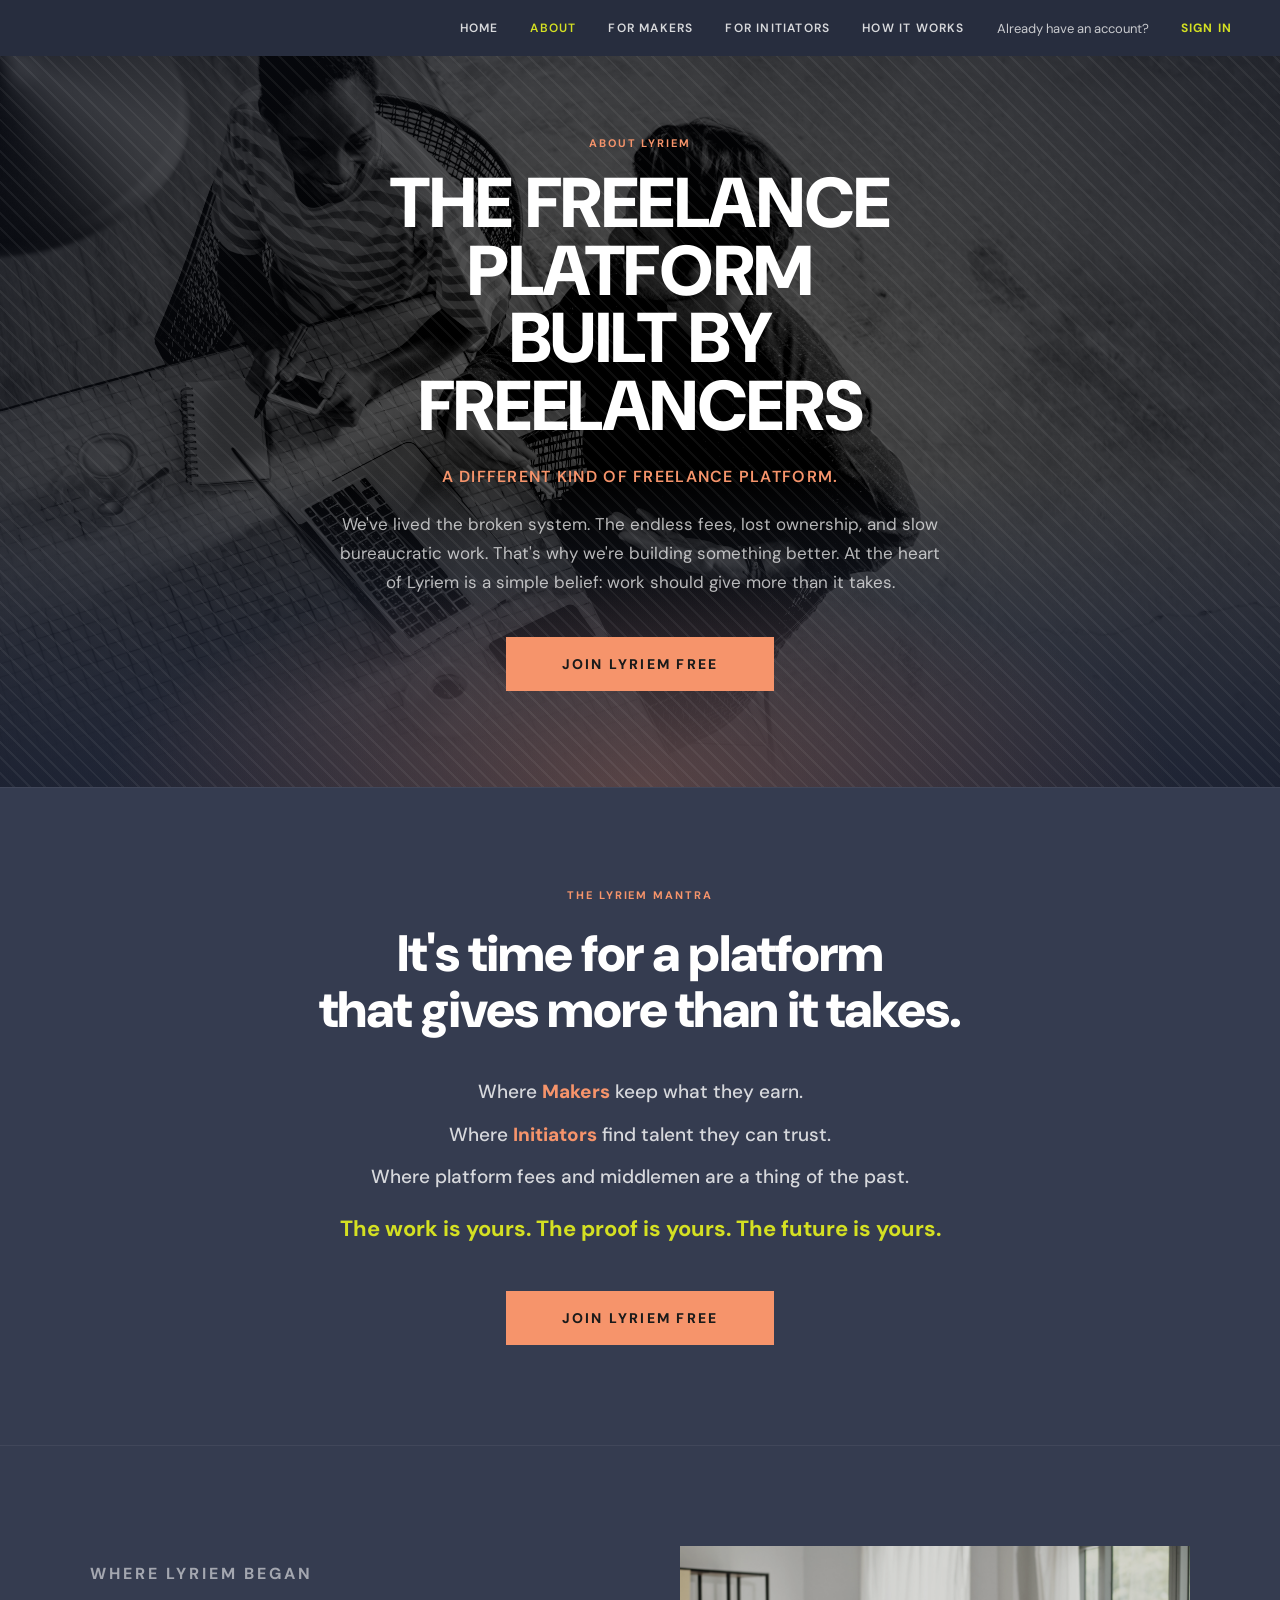
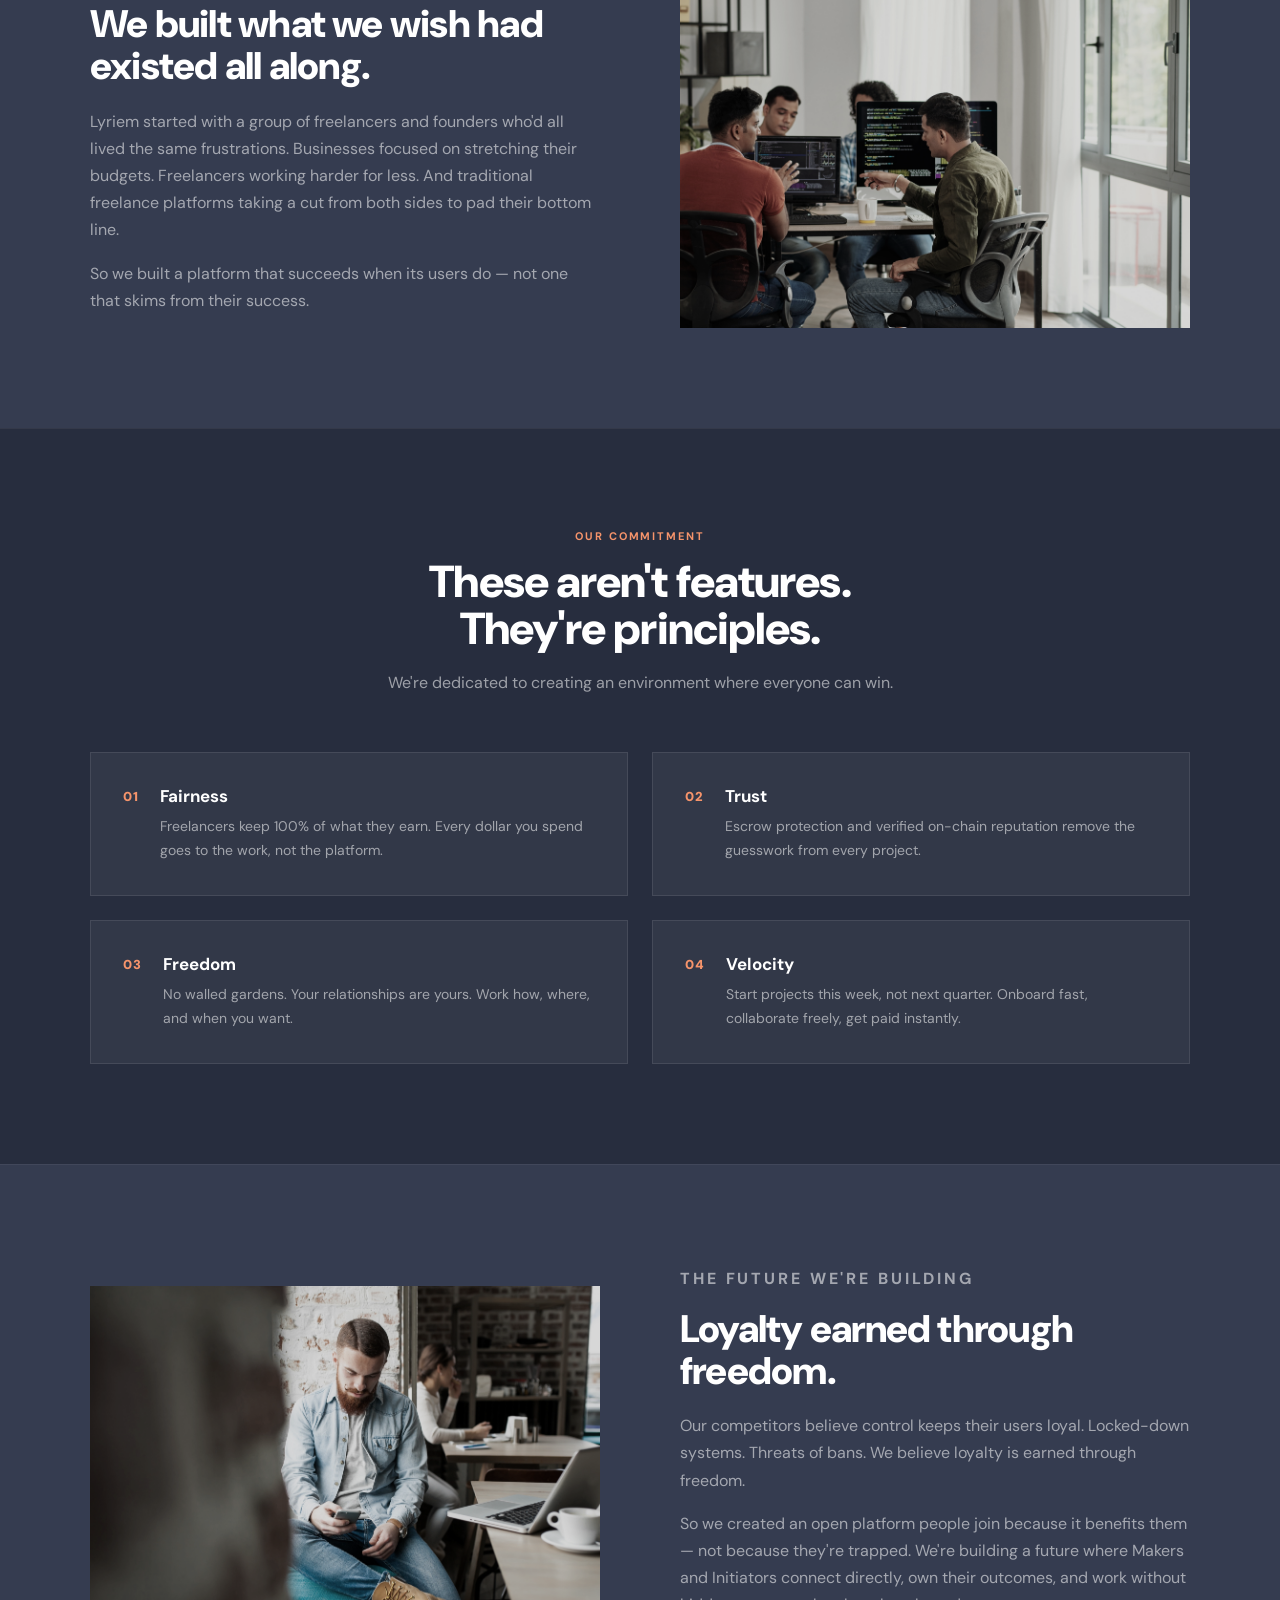
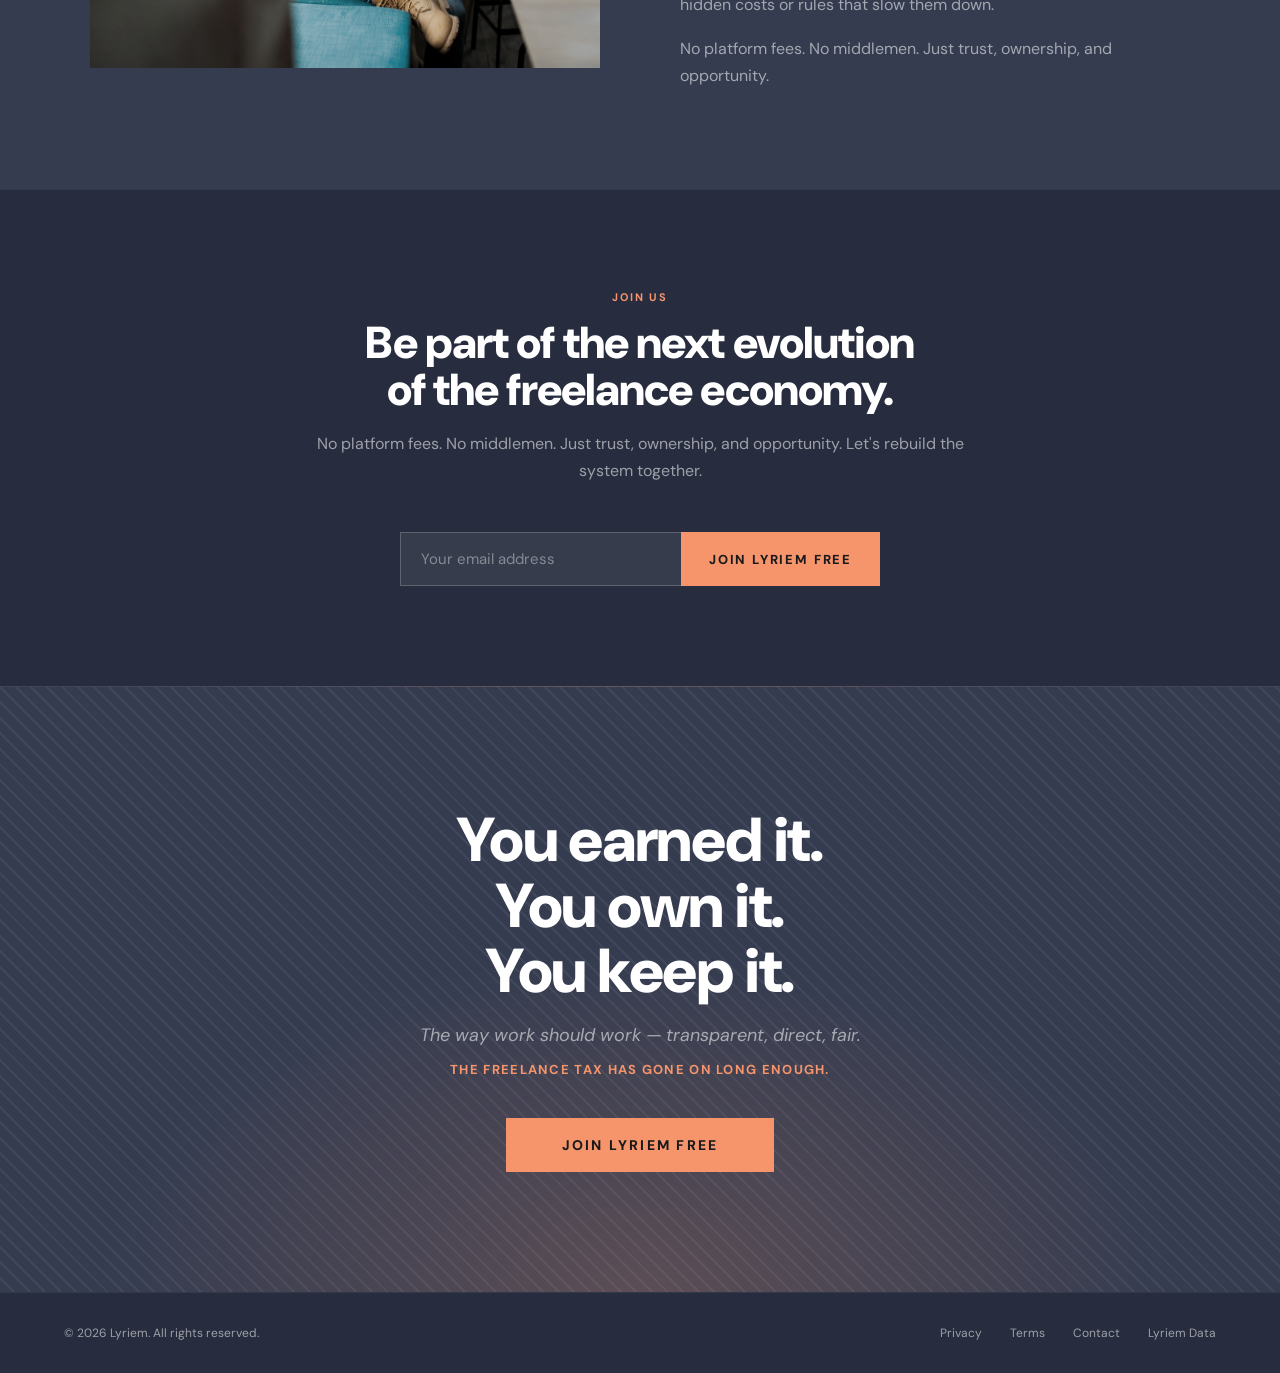
<file: about.html>
<!DOCTYPE html>
<html lang="en">
<head>
<meta charset="UTF-8">
<meta name="viewport" content="width=device-width, initial-scale=1.0">
<title>Lyriem | A Different Kind of Freelance Platform</title>
<meta name="description" content="Learn how Lyriem was built by freelancers and founders to create a fair platform where Makers and Initiators keep control, ownership, and trust.">
<link rel="icon" type="image/svg+xml" href="assets/favicon.svg">
<link rel="preconnect" href="https://fonts.googleapis.com">
<link rel="preconnect" href="https://fonts.gstatic.com" crossorigin>
<link href="https://fonts.googleapis.com/css2?family=DM+Sans:ital,opsz,wght@0,9..40,300;0,9..40,400;0,9..40,500;0,9..40,600;0,9..40,700;0,9..40,800;0,9..40,900;1,9..40,400&display=swap" rel="stylesheet">
<link rel="stylesheet" href="lyriem-shared.css">
<style>
  /* ── MANTRA ───────────────────────────────────────── */
  .mantra-section {
    background: var(--navy);
    border-top: 1px solid rgba(255,255,255,0.06);
    position: relative; overflow: hidden;
  }
  .mantra-inner {
    position: relative; z-index: 1;
    padding: 100px 64px; max-width: 800px; margin: 0 auto; text-align: center;
  }
  .mantra-title {
    font-weight: 900; font-size: clamp(28px, 4vw, 52px);
    line-height: 1.1; letter-spacing: -0.02em;
    color: var(--white); margin-bottom: 40px;
  }
  .mantra-lines { display: flex; flex-direction: column; gap: 14px; margin-bottom: 48px; }
  .mantra-line { font-size: clamp(15px, 1.8vw, 19px); font-weight: 500; color: rgba(255,255,255,0.8); line-height: 1.5; }
  .mantra-line strong { color: var(--orange); font-weight: 800; }
  .mantra-highlight { font-size: clamp(17px, 2vw, 22px); font-weight: 700; color: var(--yellow); margin-top: 8px; }

  /* ── COMMITMENT GRID ──────────────────────────────── */
  .commitment-grid {
    display: grid; grid-template-columns: repeat(2, 1fr);
    gap: 24px; margin-top: 56px;
  }
  .commitment-item {
    background: var(--card-bg); border: 1px solid var(--card-border);
    padding: 32px; display: flex; gap: 20px; align-items: flex-start;
  }
  .commitment-number {
    font-size: 13px; font-weight: 900; letter-spacing: 0.1em;
    color: var(--orange); flex-shrink: 0; margin-top: 3px;
  }
  .commitment-item h3 { font-size: 17px; font-weight: 700; margin-bottom: 8px; color: var(--white); }
  .commitment-item p  { font-size: 14px; color: var(--text-muted); line-height: 1.7; }

  /* ── EMAIL FORM ───────────────────────────────────── */
  .email-form { display: flex; max-width: 480px; margin: 0 auto; }
  .email-input {
    flex: 1; background: rgba(255,255,255,0.07);
    border: 1px solid rgba(255,255,255,0.2); border-right: none;
    color: var(--white); font-family: 'DM Sans', sans-serif;
    font-size: 15px; padding: 16px 20px; outline: none;
    transition: border-color 0.2s;
  }
  .email-input::placeholder { color: rgba(255,255,255,0.4); }
  .email-input:focus { border-color: var(--orange); }
  .email-submit {
    background: var(--orange); color: #1a1a1a;
    font-family: 'DM Sans', sans-serif; font-weight: 800;
    font-size: 13px; letter-spacing: 0.14em; text-transform: uppercase;
    border: none; padding: 16px 28px; cursor: pointer;
    transition: background 0.2s; white-space: nowrap;
  }
  .email-submit:hover { background: var(--orange-light); }
  .email-submit:focus-visible { outline: 3px solid var(--yellow); outline-offset: 2px; }

  @media (max-width: 768px) {
    .mantra-inner { padding: 64px 24px; }
    .commitment-grid { grid-template-columns: 1fr; }
    .email-form { flex-direction: column; }
    .email-input { border-right: 1px solid rgba(255,255,255,0.2); border-bottom: none; }
  }
  @media (min-width: 769px) and (max-width: 1024px) {
    .mantra-inner { padding: 80px 48px; }
  }
</style>
<script async src="https://www.googletagmanager.com/gtag/js?id=G-N1Z66RE2ST"></script>
<script>
window.dataLayer = window.dataLayer || [];
function gtag(){dataLayer.push(arguments);}
gtag('js', new Date());

gtag('config', 'G-N1Z66RE2ST');
</script>
</head>
<body>

<a href="#main" class="skip-link">Skip to main content</a>

<nav class="site-nav" aria-label="Main navigation">
  <a href="index.html">Home</a>
  <a href="about.html" aria-current="page">About</a>
  <a href="for-makers.html">For Makers</a>
  <a href="for-initiators.html">For Initiators</a>
  <a href="how-it-works.html">How It Works</a>
  <span class="nav-muted">Already have an account?</span>
  <a href="https://app.lyriem.com/login" class="nav-signin">Sign In</a>
  <button class="nav-hamburger" id="navBurger" aria-label="Open navigation menu" aria-expanded="false" aria-controls="navDrawer">
    <span></span><span></span><span></span>
  </button>
</nav>
<div class="nav-drawer" id="navDrawer" role="dialog" aria-label="Navigation menu">
  <a href="index.html">Home</a>
  <a href="about.html" aria-current="page">About</a>
  <a href="for-makers.html">For Makers</a>
  <a href="for-initiators.html">For Initiators</a>
  <a href="how-it-works.html">How It Works</a>
  <span class="nav-muted">Already have an account?</span>
  <a href="https://app.lyriem.com/login" class="nav-signin">Sign In</a>
</div>

<main id="main">

  <!-- HERO -->
  <section class="page-hero">
    <img src="assets/colleagues-discussing-their-work-laptop.jpg" alt="The Lyriem team" class="page-hero-img">
    <div class="page-hero-vignette" aria-hidden="true"></div>
    <div class="page-hero-glow" aria-hidden="true"></div>
    <div class="page-hero-texture" aria-hidden="true"></div>
    <div class="page-hero-content">
      <p class="page-hero-eyebrow">About Lyriem</p>
      <h1 class="page-hero-title">The Freelance Platform<br>Built by Freelancers</h1>
      <p class="page-hero-subtitle">A different kind of freelance platform.</p>
      <p class="page-hero-body">We've lived the broken system. The endless fees, lost ownership, and slow bureaucratic work. That's why we're building something better. At the heart of Lyriem is a simple belief: work should give more than it takes.</p>
      <a href="https://app.lyriem.com/register" class="btn-primary">Join Lyriem Free</a>
    </div>
  </section>

  <!-- MANTRA — navy + texture -->
  <section class="mantra-section" aria-labelledby="mantra-title">
    <div class="mantra-inner">
      <p class="section-eyebrow reveal" style="margin-bottom:24px">The Lyriem Mantra</p>
      <h2 class="mantra-title reveal" id="mantra-title">It's time for a platform<br>that gives more than it takes.</h2>
      <div class="mantra-lines">
        <p class="mantra-line reveal">Where <strong>Makers</strong> keep what they earn.</p>
        <p class="mantra-line reveal">Where <strong>Initiators</strong> find talent they can trust.</p>
        <p class="mantra-line reveal">Where platform fees and middlemen are a thing of the past.</p>
        <p class="mantra-highlight reveal">The work is yours. The proof is yours. The future is yours.</p>
      </div>
      <a href="https://app.lyriem.com/register" class="btn-primary reveal">Join Lyriem Free</a>
    </div>
  </section>

  <!-- WHERE LYRIEM BEGAN — navy (different from mantra) -->
  <section class="section-navy section-pad" aria-labelledby="began-title">
    <div class="section-inner">
      <div class="two-col">
        <div class="two-col-text">
          <p class="section-eyebrow reveal">Where Lyriem Began</p>
          <h2 class="reveal" id="began-title" style="font-weight:900;font-size:clamp(26px,3vw,40px);line-height:1.1;letter-spacing:-0.02em;margin-bottom:20px;color:var(--white)">We built what we wish had existed all along.</h2>
          <p class="reveal" style="font-size:16px;color:var(--text-muted);line-height:1.7;margin-bottom:16px">Lyriem started with a group of freelancers and founders who'd all lived the same frustrations. Businesses focused on stretching their budgets. Freelancers working harder for less. And traditional freelance platforms taking a cut from both sides to pad their bottom line.</p>
          <p class="reveal" style="font-size:16px;color:var(--text-muted);line-height:1.7">So we built a platform that succeeds when its users do — not one that skims from their success.</p>
        </div>
        <div class="two-col-img reveal">
          <img src="assets/developers-discussing-programming-code.jpg" alt="Freelancers who built Lyriem">
        </div>
      </div>
    </div>
  </section>

  <!-- OUR COMMITMENT — dark -->
  <section class="section-dark section-pad" aria-labelledby="commitment-title">
    <div class="section-inner">
      <p class="section-eyebrow reveal" style="text-align:center">Our Commitment</p>
      <h2 class="section-title reveal" id="commitment-title" style="text-align:center;margin-bottom:16px">These aren't features.<br>They're principles.</h2>
      <p class="section-subtitle reveal" style="text-align:center;max-width:520px;margin:0 auto">We're dedicated to creating an environment where everyone can win.</p>
      <div class="commitment-grid">
        <div class="commitment-item reveal">
          <span class="commitment-number" aria-hidden="true">01</span>
          <div>
            <h3>Fairness</h3>
            <p>Freelancers keep 100% of what they earn. Every dollar you spend goes to the work, not the platform.</p>
          </div>
        </div>
        <div class="commitment-item reveal">
          <span class="commitment-number" aria-hidden="true">02</span>
          <div>
            <h3>Trust</h3>
            <p>Escrow protection and verified on-chain reputation remove the guesswork from every project.</p>
          </div>
        </div>
        <div class="commitment-item reveal">
          <span class="commitment-number" aria-hidden="true">03</span>
          <div>
            <h3>Freedom</h3>
            <p>No walled gardens. Your relationships are yours. Work how, where, and when you want.</p>
          </div>
        </div>
        <div class="commitment-item reveal">
          <span class="commitment-number" aria-hidden="true">04</span>
          <div>
            <h3>Velocity</h3>
            <p>Start projects this week, not next quarter. Onboard fast, collaborate freely, get paid instantly.</p>
          </div>
        </div>
      </div>
    </div>
  </section>

  <!-- THE FUTURE — navy -->
  <section class="section-navy section-pad" aria-labelledby="future-title">
    <div class="section-inner">
      <div class="two-col">
        <div class="two-col-img reveal">
          <img src="assets/people-young-online-man-business.jpg" alt="The future of freelance work">
        </div>
        <div class="two-col-text">
          <p class="section-eyebrow reveal">The Future We're Building</p>
          <h2 class="reveal" id="future-title" style="font-weight:900;font-size:clamp(26px,3vw,40px);line-height:1.1;letter-spacing:-0.02em;margin-bottom:20px;color:var(--white)">Loyalty earned through freedom.</h2>
          <p class="reveal" style="font-size:16px;color:var(--text-muted);line-height:1.7;margin-bottom:16px">Our competitors believe control keeps their users loyal. Locked-down systems. Threats of bans. We believe loyalty is earned through freedom.</p>
          <p class="reveal" style="font-size:16px;color:var(--text-muted);line-height:1.7;margin-bottom:16px">So we created an open platform people join because it benefits them — not because they're trapped. We're building a future where Makers and Initiators connect directly, own their outcomes, and work without hidden costs or rules that slow them down.</p>
          <p class="reveal" style="font-size:16px;color:var(--text-muted);line-height:1.7">No platform fees. No middlemen. Just trust, ownership, and opportunity.</p>
        </div>
      </div>
    </div>
  </section>

  <!-- JOIN US — dark -->
  <section class="section-dark section-pad" aria-labelledby="join-title">
    <div class="section-inner" style="max-width:700px;margin:0 auto;text-align:center">
      <p class="section-eyebrow reveal">Join Us</p>
      <h2 class="section-title reveal" id="join-title">Be part of the next evolution<br>of the freelance economy.</h2>
      <p class="reveal" style="font-size:16px;color:var(--text-muted);line-height:1.7;margin-bottom:48px">No platform fees. No middlemen. Just trust, ownership, and opportunity. Let's rebuild the system together.</p>
      <form class="email-form reveal" action="mailto:contact@lyriem.com" method="get" enctype="text/plain" aria-label="Join Lyriem mailing list">
        <input type="email" id="joinEmail" name="email" class="email-input" placeholder="Your email address" required autocomplete="email" aria-label="Email address">
        <button type="submit" class="email-submit">Join Lyriem Free</button>
      </form>
    </div>
  </section>

  <!-- FOOTER CTA -->
  <section class="footer-cta" aria-labelledby="fcta-about">
    <div class="footer-cta-inner">
      <h2 class="section-title reveal" id="fcta-about">You earned it.<br>You own it.<br>You keep it.</h2>
      <p class="footer-cta-subtitle reveal">The way work should work — transparent, direct, fair.</p>
      <p class="footer-cta-tagline reveal">The freelance tax has gone on long enough.</p>
      <a href="https://app.lyriem.com/register" class="btn-primary reveal">Join Lyriem Free</a>
    </div>
  </section>

</main>

<footer class="site-footer">
  <span>© 2026 Lyriem. All rights reserved.</span>
  <nav class="footer-links" aria-label="Footer navigation">
    <a href="assets/privacy-policy.pdf" target="_blank" rel="noopener noreferrer">Privacy</a>
    <a href="assets/terms-conditions.pdf" target="_blank" rel="noopener noreferrer">Terms</a>
    <a href="contact.html">Contact</a>
    <a href="assets/data-privacy-policy.pdf" target="_blank" rel="noopener noreferrer">Lyriem Data</a>
  </nav>
</footer>

<script src="lyriem-shared.js"></script>
</body>
</html>
</file>
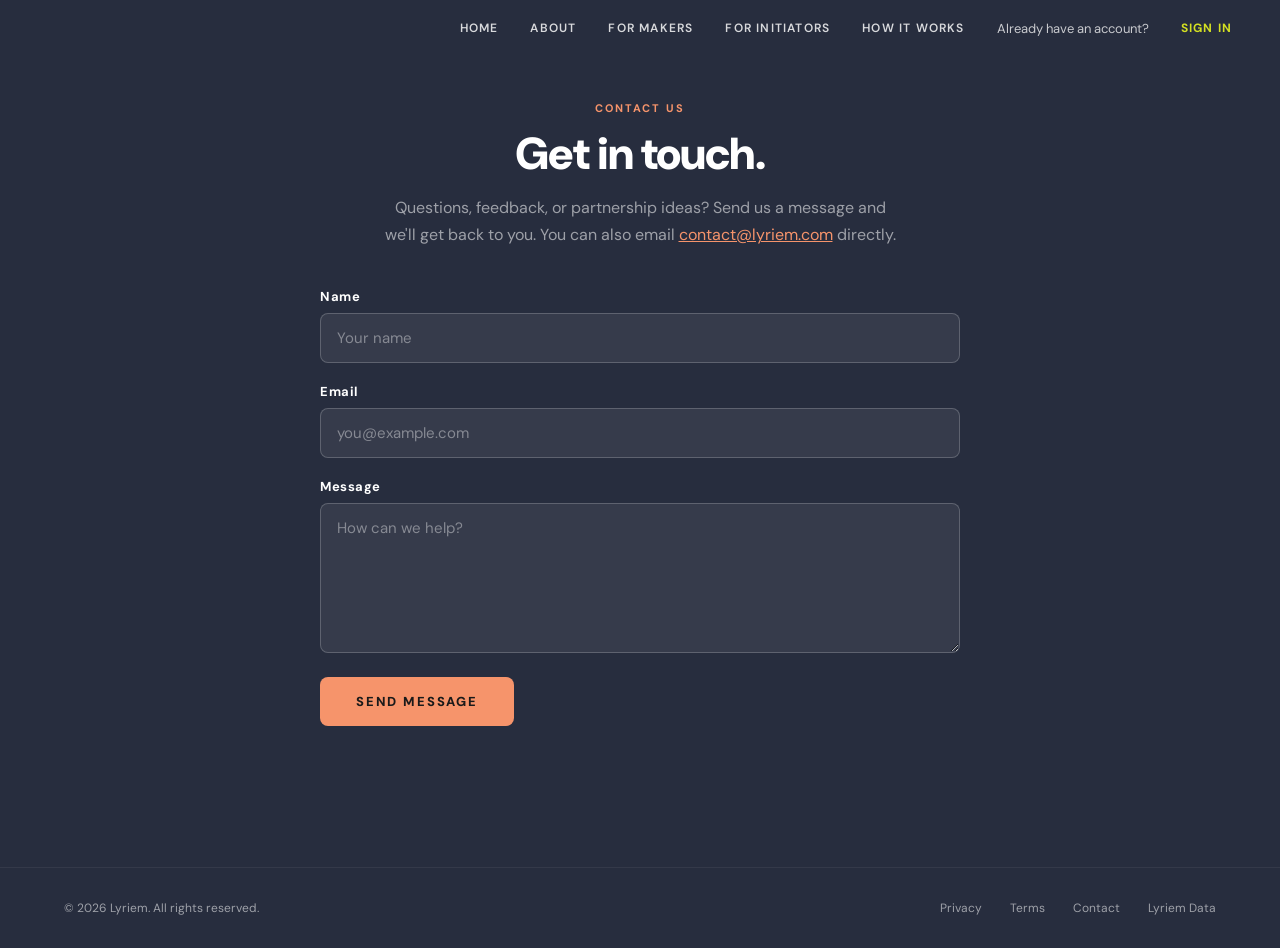
<file: contact.html>
<!DOCTYPE html>
<html lang="en">
<head>
<meta charset="UTF-8">
<meta name="viewport" content="width=device-width, initial-scale=1.0">
<title>Lyriem | Contact Us</title>
<meta name="description" content="Get in touch with the Lyriem team — questions, feedback, or partnership ideas. We'll get back to you.">
<link rel="icon" type="image/svg+xml" href="assets/favicon.svg">
<link rel="preconnect" href="https://fonts.googleapis.com">
<link rel="preconnect" href="https://fonts.gstatic.com" crossorigin>
<link href="https://fonts.googleapis.com/css2?family=DM+Sans:ital,opsz,wght@0,9..40,300;0,9..40,400;0,9..40,500;0,9..40,600;0,9..40,700;0,9..40,800;0,9..40,900;1,9..40,400&display=swap" rel="stylesheet">
<link rel="stylesheet" href="lyriem-shared.css">
<style>
  /* ── CONTACT FORM ─────────────────────────────────── */
  .contact-form { display: flex; flex-direction: column; gap: 20px; text-align: left; }
  .contact-field { display: flex; flex-direction: column; gap: 8px; }
  .contact-label { font-size: 13px; font-weight: 700; letter-spacing: 0.04em; color: var(--white); }
  .contact-input, .contact-textarea {
    background: rgba(255,255,255,0.07);
    border: 1px solid rgba(255,255,255,0.2);
    color: var(--white); font-family: 'DM Sans', sans-serif; font-size: 15px;
    padding: 14px 16px; border-radius: 8px; outline: none; transition: border-color 0.2s;
  }
  .contact-input::placeholder, .contact-textarea::placeholder { color: rgba(255,255,255,0.4); }
  .contact-input:focus, .contact-textarea:focus { border-color: var(--orange); }
  .contact-textarea { resize: vertical; min-height: 140px; }
  .contact-submit {
    align-self: flex-start; margin-top: 4px;
    background: var(--orange); color: #1a1a1a;
    font-family: 'DM Sans', sans-serif; font-weight: 800; font-size: 13px;
    letter-spacing: 0.14em; text-transform: uppercase;
    border: none; padding: 16px 36px; border-radius: 8px; cursor: pointer;
    transition: background 0.2s;
  }
  .contact-submit:hover { background: var(--orange-light); }
  .contact-submit:disabled { opacity: 0.6; cursor: default; }
  .contact-submit:focus-visible { outline: 3px solid var(--yellow); outline-offset: 2px; }
  .contact-status { font-size: 14px; line-height: 1.5; margin: 4px 0 0; min-height: 1.2em; }
  .contact-status.ok  { color: var(--yellow); }
  .contact-status.err { color: #ff9b8a; }
  /* honeypot — hidden from humans, present for bots */
  .hp { position: absolute; left: -9999px; width: 1px; height: 1px; overflow: hidden; }
  @media (max-width: 768px) {
    .contact-submit { align-self: stretch; text-align: center; }
  }
</style>
<script async src="https://www.googletagmanager.com/gtag/js?id=G-N1Z66RE2ST"></script>
<script>
window.dataLayer = window.dataLayer || [];
function gtag(){dataLayer.push(arguments);}
gtag('js', new Date());

gtag('config', 'G-N1Z66RE2ST');
</script>
</head>
<body>

<a href="#main" class="skip-link">Skip to main content</a>

<nav class="site-nav" aria-label="Main navigation">
  <a href="index.html">Home</a>
  <a href="about.html">About</a>
  <a href="for-makers.html">For Makers</a>
  <a href="for-initiators.html">For Initiators</a>
  <a href="how-it-works.html">How It Works</a>
  <span class="nav-muted">Already have an account?</span>
  <a href="https://app.lyriem.com/login" class="nav-signin">Sign In</a>
  <button class="nav-hamburger" id="navBurger" aria-label="Open navigation menu" aria-expanded="false" aria-controls="navDrawer">
    <span></span><span></span><span></span>
  </button>
</nav>
<div class="nav-drawer" id="navDrawer" role="dialog" aria-label="Navigation menu">
  <a href="index.html">Home</a>
  <a href="about.html">About</a>
  <a href="for-makers.html">For Makers</a>
  <a href="for-initiators.html">For Initiators</a>
  <a href="how-it-works.html">How It Works</a>
  <span class="nav-muted">Already have an account?</span>
  <a href="https://app.lyriem.com/login" class="nav-signin">Sign In</a>
</div>

<main id="main">

  <section class="section-dark section-pad" aria-labelledby="contact-title">
    <div class="section-inner" style="max-width:640px;margin:0 auto">
      <p class="section-eyebrow reveal" style="text-align:center">Contact Us</p>
      <h1 class="section-title reveal" id="contact-title" style="text-align:center;margin-bottom:16px">Get in touch.</h1>
      <p class="section-subtitle reveal" style="text-align:center;max-width:520px;margin:0 auto 40px">
        Questions, feedback, or partnership ideas? Send us a message and we'll get back to you. You can also email
        <a href="mailto:contact@lyriem.com" style="color:var(--orange)">contact@lyriem.com</a> directly.
      </p>

      <form class="contact-form reveal" id="contactForm" novalidate>
        <!-- Honeypot: hidden from humans; bots that fill it are silently dropped. -->
        <div class="hp" aria-hidden="true">
          <label>Company
            <input type="text" id="cf-company" name="company" tabindex="-1" autocomplete="off">
          </label>
        </div>

        <div class="contact-field">
          <label class="contact-label" for="cf-name">Name</label>
          <input class="contact-input" id="cf-name" type="text" required maxlength="100" autocomplete="name" placeholder="Your name">
        </div>
        <div class="contact-field">
          <label class="contact-label" for="cf-email">Email</label>
          <input class="contact-input" id="cf-email" type="email" required autocomplete="email" placeholder="you@example.com">
        </div>
        <div class="contact-field">
          <label class="contact-label" for="cf-message">Message</label>
          <textarea class="contact-textarea" id="cf-message" required minlength="10" maxlength="5000" rows="6" placeholder="How can we help?"></textarea>
        </div>
        <button type="submit" class="contact-submit" id="cf-submit">Send message</button>
        <p class="contact-status" id="cf-status" role="status" aria-live="polite"></p>
      </form>
    </div>
  </section>

</main>

<footer class="site-footer">
  <span>© 2026 Lyriem. All rights reserved.</span>
  <nav class="footer-links" aria-label="Footer navigation">
    <a href="assets/privacy-policy.pdf" target="_blank" rel="noopener noreferrer">Privacy</a>
    <a href="assets/terms-conditions.pdf" target="_blank" rel="noopener noreferrer">Terms</a>
    <a href="contact.html">Contact</a>
    <a href="assets/data-privacy-policy.pdf" target="_blank" rel="noopener noreferrer">Lyriem Data</a>
  </nav>
</footer>

<script src="lyriem-shared.js"></script>
<script>
(function () {
  var API = 'https://api.lyriem.com/api/v1/contact';
  var form    = document.getElementById('contactForm');
  var nameEl  = document.getElementById('cf-name');
  var emailEl = document.getElementById('cf-email');
  var msgEl   = document.getElementById('cf-message');
  var hpEl    = document.getElementById('cf-company');
  var btn     = document.getElementById('cf-submit');
  var status  = document.getElementById('cf-status');
  if (!form) return;

  function setStatus(text, kind) {
    status.textContent = text;
    status.className = 'contact-status' + (kind ? ' ' + kind : '');
  }

  form.addEventListener('submit', function (e) {
    e.preventDefault();
    setStatus('', '');

    if (!form.checkValidity()) { form.reportValidity(); return; }

    var payload = {
      name: nameEl.value.trim(),
      email: emailEl.value.trim(),
      message: msgEl.value.trim(),
      company: hpEl ? hpEl.value : ''
    };

    btn.disabled = true;
    btn.textContent = 'Sending…';

    fetch(API, {
      method: 'POST',
      headers: { 'Content-Type': 'application/json' },
      body: JSON.stringify(payload)
    })
      .then(function (res) {
        return res.json().catch(function () { return {}; })
          .then(function (data) { return { ok: res.ok, data: data }; });
      })
      .then(function (r) {
        if (r.ok) {
          form.reset();
          setStatus((r.data && r.data.message) || 'Thanks — your message has been sent.', 'ok');
        } else {
          var d = r.data || {};
          var msg = d.detail || (d.error && d.error.message) ||
            'Something went wrong. Please email contact@lyriem.com directly.';
          setStatus(msg, 'err');
        }
      })
      .catch(function () {
        setStatus('Network error. Please email contact@lyriem.com directly.', 'err');
      })
      .finally(function () {
        btn.disabled = false;
        btn.textContent = 'Send message';
      });
  });
})();
</script>
</body>
</html>
</file>
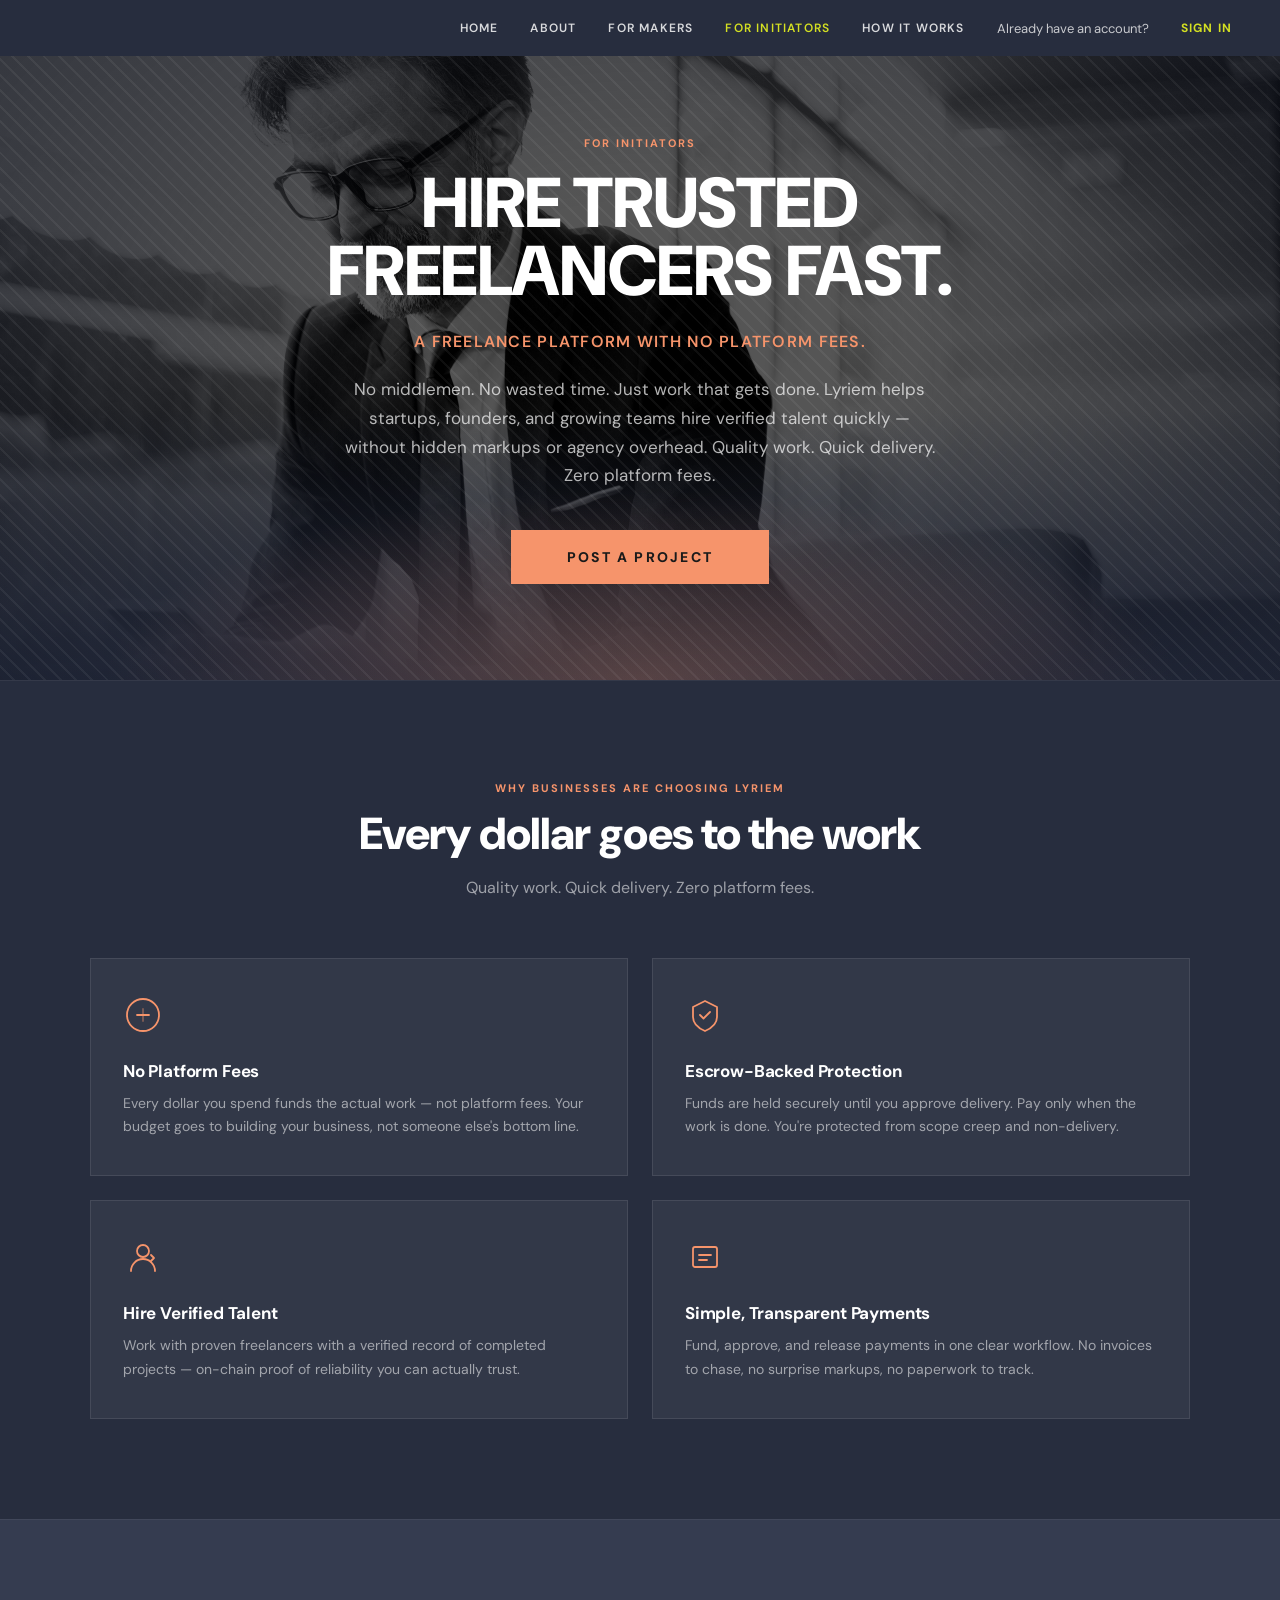
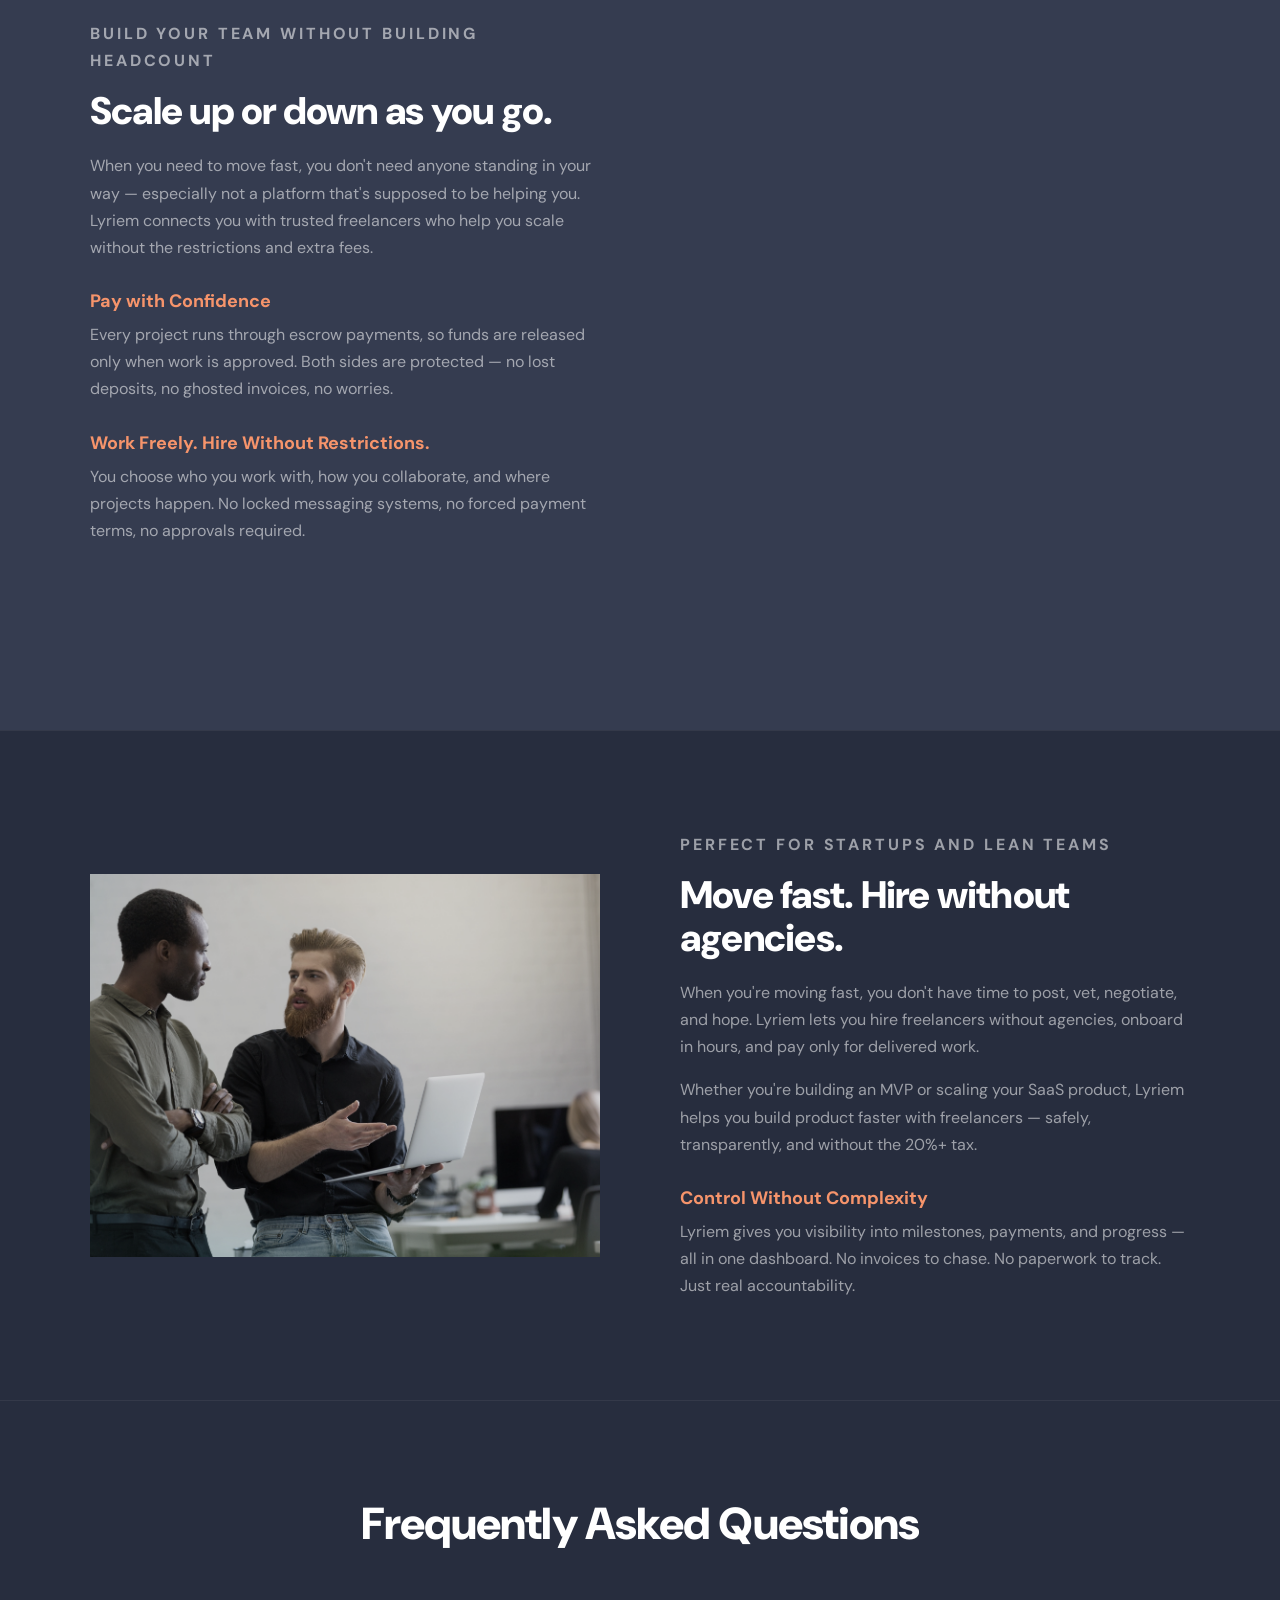
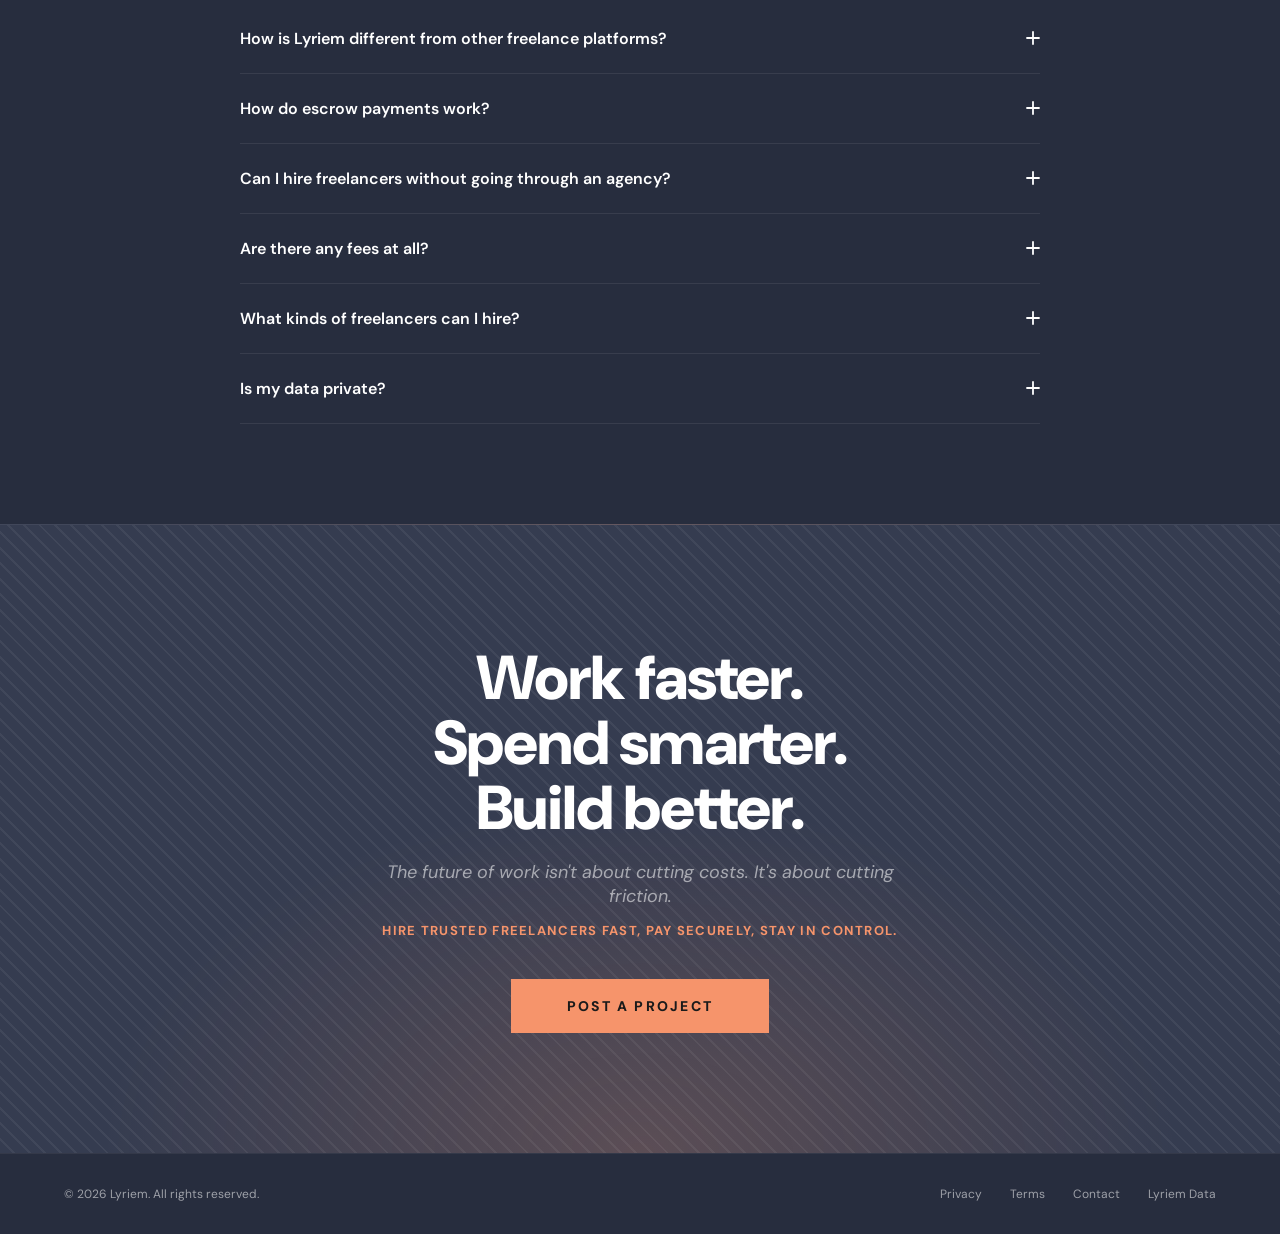
<file: for-initiators.html>
<!DOCTYPE html>
<html lang="en">
<head>
<meta charset="UTF-8">
<meta name="viewport" content="width=device-width, initial-scale=1.0">
<title>Lyriem for Businesses | Hire Freelancers with No Platform Fees</title>
<meta name="description" content="Hire trusted freelancers fast. Lyriem is the freelance platform with no platform fees and escrow payments that makes every project secure and simple.">
<link rel="icon" type="image/svg+xml" href="assets/favicon.svg">
<link rel="preconnect" href="https://fonts.googleapis.com">
<link rel="preconnect" href="https://fonts.gstatic.com" crossorigin>
<link href="https://fonts.googleapis.com/css2?family=DM+Sans:ital,opsz,wght@0,9..40,300;0,9..40,400;0,9..40,500;0,9..40,600;0,9..40,700;0,9..40,800;0,9..40,900;1,9..40,400&display=swap" rel="stylesheet">
<link rel="stylesheet" href="lyriem-shared.css">
<script async src="https://www.googletagmanager.com/gtag/js?id=G-N1Z66RE2ST"></script>
<script>
window.dataLayer = window.dataLayer || [];
function gtag(){dataLayer.push(arguments);}
gtag('js', new Date());

gtag('config', 'G-N1Z66RE2ST');
</script>
</head>
<body>
<a href="#main" class="skip-link">Skip to main content</a>
<nav class="site-nav" aria-label="Main navigation">
  <a href="index.html">Home</a>
  <a href="about.html">About</a>
  <a href="for-makers.html">For Makers</a>
  <a href="for-initiators.html" aria-current="page">For Initiators</a>
  <a href="how-it-works.html">How It Works</a>
  <span class="nav-muted">Already have an account?</span>
  <a href="https://app.lyriem.com/login" class="nav-signin">Sign In</a>
  <button class="nav-hamburger" id="navBurger" aria-label="Open navigation menu" aria-expanded="false" aria-controls="navDrawer"><span></span><span></span><span></span></button>
</nav>
<div class="nav-drawer" id="navDrawer" role="dialog" aria-label="Navigation menu">
  <a href="index.html">Home</a>
  <a href="about.html">About</a>
  <a href="for-makers.html">For Makers</a>
  <a href="for-initiators.html" aria-current="page">For Initiators</a>
  <a href="how-it-works.html">How It Works</a>
  <span class="nav-muted">Already have an account?</span>
  <a href="https://app.lyriem.com/login" class="nav-signin">Sign In</a>
</div>

<main id="main">

<section class="page-hero">
  <img src="assets/smiling-senior-man-checking-message-phone.jpg" alt="Business team hiring freelancers" class="page-hero-img">
  <div class="page-hero-vignette" aria-hidden="true"></div>
  <div class="page-hero-glow" aria-hidden="true"></div>
  <div class="page-hero-texture" aria-hidden="true"></div>
  <div class="page-hero-content">
    <p class="page-hero-eyebrow">For Initiators</p>
    <h1 class="page-hero-title">Hire trusted<br>freelancers fast.</h1>
    <p class="page-hero-subtitle">A freelance platform with no platform fees.</p>
    <p class="page-hero-body">No middlemen. No wasted time. Just work that gets done. Lyriem helps startups, founders, and growing teams hire verified talent quickly — without hidden markups or agency overhead. Quality work. Quick delivery. Zero platform fees.</p>
    <a href="https://app.lyriem.com/register" class="btn-primary">Post a Project</a>
  </div>
</section>

<section class="section-dark section-pad" aria-labelledby="why-init-title">
  <div class="section-inner">
    <p class="section-eyebrow reveal" style="text-align:center">Why Businesses Are Choosing Lyriem</p>
    <h2 class="section-title reveal" id="why-init-title" style="text-align:center">Every dollar goes to the work</h2>
    <p class="section-subtitle reveal" style="text-align:center;max-width:520px;margin:0 auto">Quality work. Quick delivery. Zero platform fees.</p>
    <div class="feature-grid feature-grid-2" style="margin-top:56px">
      <div class="feature-card reveal">
        <svg class="feature-card-icon" viewBox="0 0 40 40" fill="none" stroke="currentColor" stroke-width="1.8" aria-hidden="true"><circle cx="20" cy="20" r="16"/><path d="M14 20h12" stroke-linecap="round"/><path d="M20 26v-12" stroke-linecap="round" opacity="0.4"/></svg>
        <h3>No Platform Fees</h3>
        <p>Every dollar you spend funds the actual work — not platform fees. Your budget goes to building your business, not someone else's bottom line.</p>
      </div>
      <div class="feature-card reveal">
        <svg class="feature-card-icon" viewBox="0 0 40 40" fill="none" stroke="currentColor" stroke-width="1.8" aria-hidden="true"><path d="M20 6l12 6v10c0 6-5 11-12 14C13 33 8 28 8 22V12l12-6z" stroke-linecap="round" stroke-linejoin="round"/><path d="M15 20l3.5 3.5L25 17" stroke-linecap="round" stroke-linejoin="round"/></svg>
        <h3>Escrow-Backed Protection</h3>
        <p>Funds are held securely until you approve delivery. Pay only when the work is done. You're protected from scope creep and non-delivery.</p>
      </div>
      <div class="feature-card reveal">
        <svg class="feature-card-icon" viewBox="0 0 40 40" fill="none" stroke="currentColor" stroke-width="1.8" aria-hidden="true"><circle cx="20" cy="14" r="6"/><path d="M8 34c0-6.627 5.373-12 12-12s12 5.373 12 12" stroke-linecap="round"/><path d="M28 18l3 3-3 3" stroke-linecap="round" stroke-linejoin="round"/></svg>
        <h3>Hire Verified Talent</h3>
        <p>Work with proven freelancers with a verified record of completed projects — on-chain proof of reliability you can actually trust.</p>
      </div>
      <div class="feature-card reveal">
        <svg class="feature-card-icon" viewBox="0 0 40 40" fill="none" stroke="currentColor" stroke-width="1.8" aria-hidden="true"><rect x="8" y="10" width="24" height="20" rx="2"/><path d="M14 18h12M14 23h8" stroke-linecap="round"/></svg>
        <h3>Simple, Transparent Payments</h3>
        <p>Fund, approve, and release payments in one clear workflow. No invoices to chase, no surprise markups, no paperwork to track.</p>
      </div>
    </div>
  </div>
</section>

<section class="section-navy section-pad" aria-labelledby="team-title">
  <div class="section-inner">
    <div class="two-col">
      <div class="two-col-text">
        <p class="section-eyebrow reveal">Build Your Team Without Building Headcount</p>
        <h2 class="reveal" id="team-title" style="font-weight:900;font-size:clamp(26px,3vw,40px);line-height:1.1;letter-spacing:-0.02em;margin-bottom:20px;color:var(--white)">Scale up or down as you go.</h2>
        <p class="reveal" style="font-size:16px;color:var(--text-muted);line-height:1.7;margin-bottom:16px">When you need to move fast, you don't need anyone standing in your way — especially not a platform that's supposed to be helping you. Lyriem connects you with trusted freelancers who help you scale without the restrictions and extra fees.</p>
        <h3 class="reveal" style="font-size:18px;font-weight:700;color:var(--orange);margin-bottom:8px;margin-top:28px">Pay with Confidence</h3>
        <p class="reveal" style="font-size:16px;color:var(--text-muted);line-height:1.7;margin-bottom:16px">Every project runs through escrow payments, so funds are released only when work is approved. Both sides are protected — no lost deposits, no ghosted invoices, no worries.</p>
        <h3 class="reveal" style="font-size:18px;font-weight:700;color:var(--orange);margin-bottom:8px;margin-top:28px">Work Freely. Hire Without Restrictions.</h3>
        <p class="reveal" style="font-size:16px;color:var(--text-muted);line-height:1.7;margin-bottom:32px">You choose who you work with, how you collaborate, and where projects happen. No locked messaging systems, no forced payment terms, no approvals required.</p>
        <a href="https://app.lyriem.com/register" class="btn-primary reveal">Post a Project</a>
      </div>
      <div class="two-col-img reveal"><img src="assets/colleagues-discussing-new-ideas-business-meeting.jpg" alt="Team working on a project together"></div>
    </div>
  </div>
</section>

<section class="section-dark section-pad" aria-labelledby="startup-title">
  <div class="section-inner">
    <div class="two-col">
      <div class="two-col-img reveal"><img src="assets/two-young-smart-business-men-discussing-new-project.jpg" alt="Startup team collaborating"></div>
      <div class="two-col-text">
        <p class="section-eyebrow reveal">Perfect for Startups and Lean Teams</p>
        <h2 class="reveal" id="startup-title" style="font-weight:900;font-size:clamp(26px,3vw,40px);line-height:1.1;letter-spacing:-0.02em;margin-bottom:20px;color:var(--white)">Move fast. Hire without agencies.</h2>
        <p class="reveal" style="font-size:16px;color:var(--text-muted);line-height:1.7;margin-bottom:16px">When you're moving fast, you don't have time to post, vet, negotiate, and hope. Lyriem lets you hire freelancers without agencies, onboard in hours, and pay only for delivered work.</p>
        <p class="reveal" style="font-size:16px;color:var(--text-muted);line-height:1.7;margin-bottom:16px">Whether you're building an MVP or scaling your SaaS product, Lyriem helps you build product faster with freelancers — safely, transparently, and without the 20%+ tax.</p>
        <h3 class="reveal" style="font-size:18px;font-weight:700;color:var(--orange);margin-bottom:8px;margin-top:28px">Control Without Complexity</h3>
        <p class="reveal" style="font-size:16px;color:var(--text-muted);line-height:1.7">Lyriem gives you visibility into milestones, payments, and progress — all in one dashboard. No invoices to chase. No paperwork to track. Just real accountability.</p>
      </div>
    </div>
  </div>
</section>

<section class="section-dark section-pad" aria-labelledby="faq-init">
  <div class="section-inner">
    <h2 class="section-title reveal" id="faq-init" style="text-align:center;margin-bottom:56px">Frequently Asked Questions</h2>
    <div class="faq-wrap">
      <div class="faq-item reveal"><button class="faq-question" aria-expanded="false">How is Lyriem different from other freelance platforms?<svg width="14" height="14" viewBox="0 0 14 14" fill="none" aria-hidden="true"><path d="M7 1v12M1 7h12" stroke="currentColor" stroke-width="1.8" stroke-linecap="round"/></svg></button><div class="faq-answer">Unlike other freelance platforms like Fiverr, Upwork and Toptal, Lyriem doesn't charge platform fees. We also understand that freelance projects require seamless collaboration, so we don't insert ourselves into your projects. You are free to work how, where and when you need to.</div></div>
      <div class="faq-item reveal"><button class="faq-question" aria-expanded="false">How do escrow payments work?<svg width="14" height="14" viewBox="0 0 14 14" fill="none" aria-hidden="true"><path d="M7 1v12M1 7h12" stroke="currentColor" stroke-width="1.8" stroke-linecap="round"/></svg></button><div class="faq-answer">Trust is essential to the freelance relationship. Lyriem requires projects to be pre-funded before they can be posted. These funds are held securely until you approve delivery. Both sides are protected — no lost deposits, no ghosted invoices, no worries.</div></div>
      <div class="faq-item reveal"><button class="faq-question" aria-expanded="false">Can I hire freelancers without going through an agency?<svg width="14" height="14" viewBox="0 0 14 14" fill="none" aria-hidden="true"><path d="M7 1v12M1 7h12" stroke="currentColor" stroke-width="1.8" stroke-linecap="round"/></svg></button><div class="faq-answer">Yes. Lyriem connects you directly with vetted freelancers — no middlemen or markups.</div></div>
      <div class="faq-item reveal"><button class="faq-question" aria-expanded="false">Are there any fees at all?<svg width="14" height="14" viewBox="0 0 14 14" fill="none" aria-hidden="true"><path d="M7 1v12M1 7h12" stroke="currentColor" stroke-width="1.8" stroke-linecap="round"/></svg></button><div class="faq-answer">Lyriem won't charge you to use the platform. From time to time you may incur third-party fees such as credit card processing fees. As part of our commitment to making your budget go further, we negotiate to keep these fees as low as possible.</div></div>
      <div class="faq-item reveal"><button class="faq-question" aria-expanded="false">What kinds of freelancers can I hire?<svg width="14" height="14" viewBox="0 0 14 14" fill="none" aria-hidden="true"><path d="M7 1v12M1 7h12" stroke="currentColor" stroke-width="1.8" stroke-linecap="round"/></svg></button><div class="faq-answer">Developers, designers, marketers, writers — anyone who helps you move faster without growing payroll.</div></div>
      <div class="faq-item reveal"><button class="faq-question" aria-expanded="false">Is my data private?<svg width="14" height="14" viewBox="0 0 14 14" fill="none" aria-hidden="true"><path d="M7 1v12M1 7h12" stroke="currentColor" stroke-width="1.8" stroke-linecap="round"/></svg></button><div class="faq-answer">Always. Lyriem never sells personal or client data. Only anonymized, aggregated patterns are collected — things like average pay rates for developers in Austin. No individual names, projects, or financials are ever shared.</div></div>
    </div>
  </div>
</section>

<section class="footer-cta" aria-labelledby="fcta-init">
  <div class="footer-cta-inner">
    <h2 class="section-title reveal" id="fcta-init">Work faster.<br>Spend smarter.<br>Build better.</h2>
    <p class="footer-cta-subtitle reveal">The future of work isn't about cutting costs. It's about cutting friction.</p>
    <p class="footer-cta-tagline reveal">Hire trusted freelancers fast, pay securely, stay in control.</p>
    <a href="https://app.lyriem.com/register" class="btn-primary reveal">Post a Project</a>
  </div>
</section>

</main>

<footer class="site-footer">
  <span>© 2026 Lyriem. All rights reserved.</span>
  <nav class="footer-links" aria-label="Footer navigation">
    <a href="assets/privacy-policy.pdf" target="_blank" rel="noopener noreferrer">Privacy</a><a href="assets/terms-conditions.pdf" target="_blank" rel="noopener noreferrer">Terms</a>
    <a href="contact.html">Contact</a><a href="assets/data-privacy-policy.pdf" target="_blank" rel="noopener noreferrer">Lyriem Data</a>
  </nav>
</footer>
<script src="lyriem-shared.js"></script>
</body>
</html>
</file>
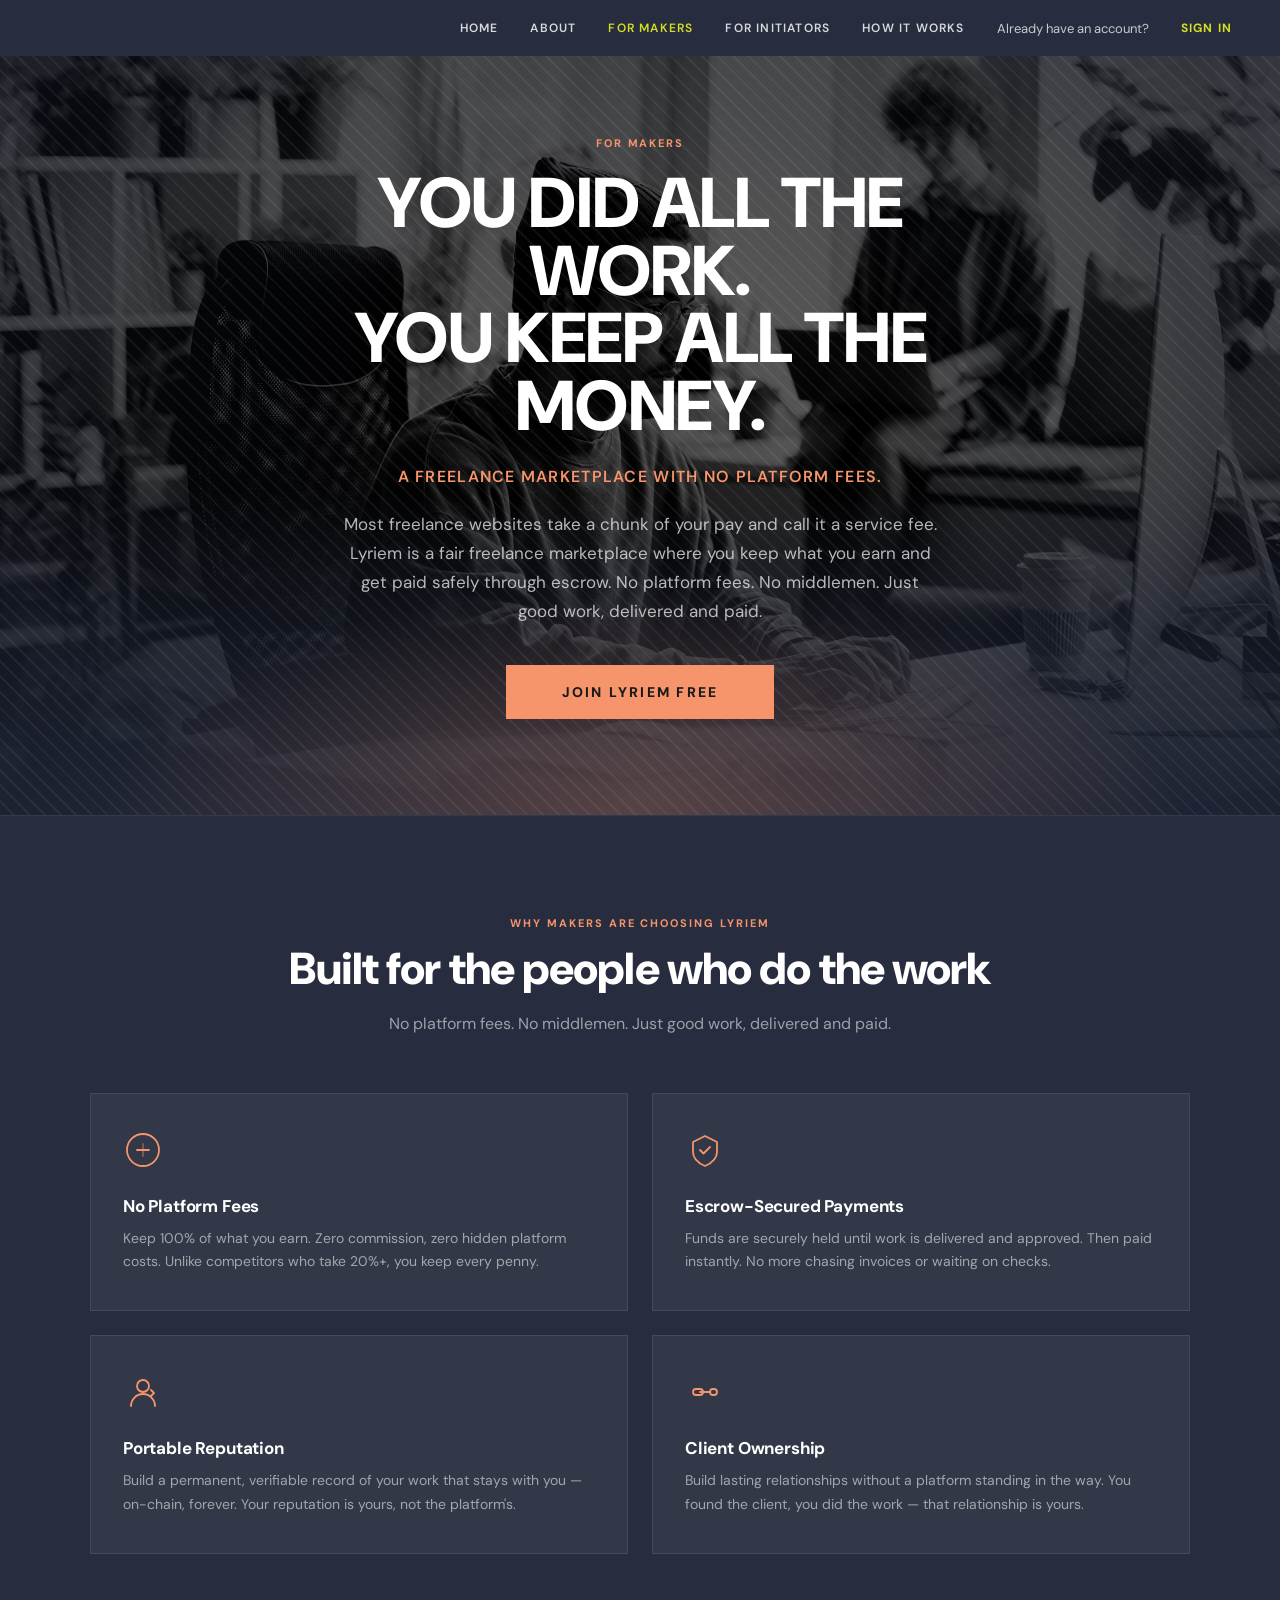
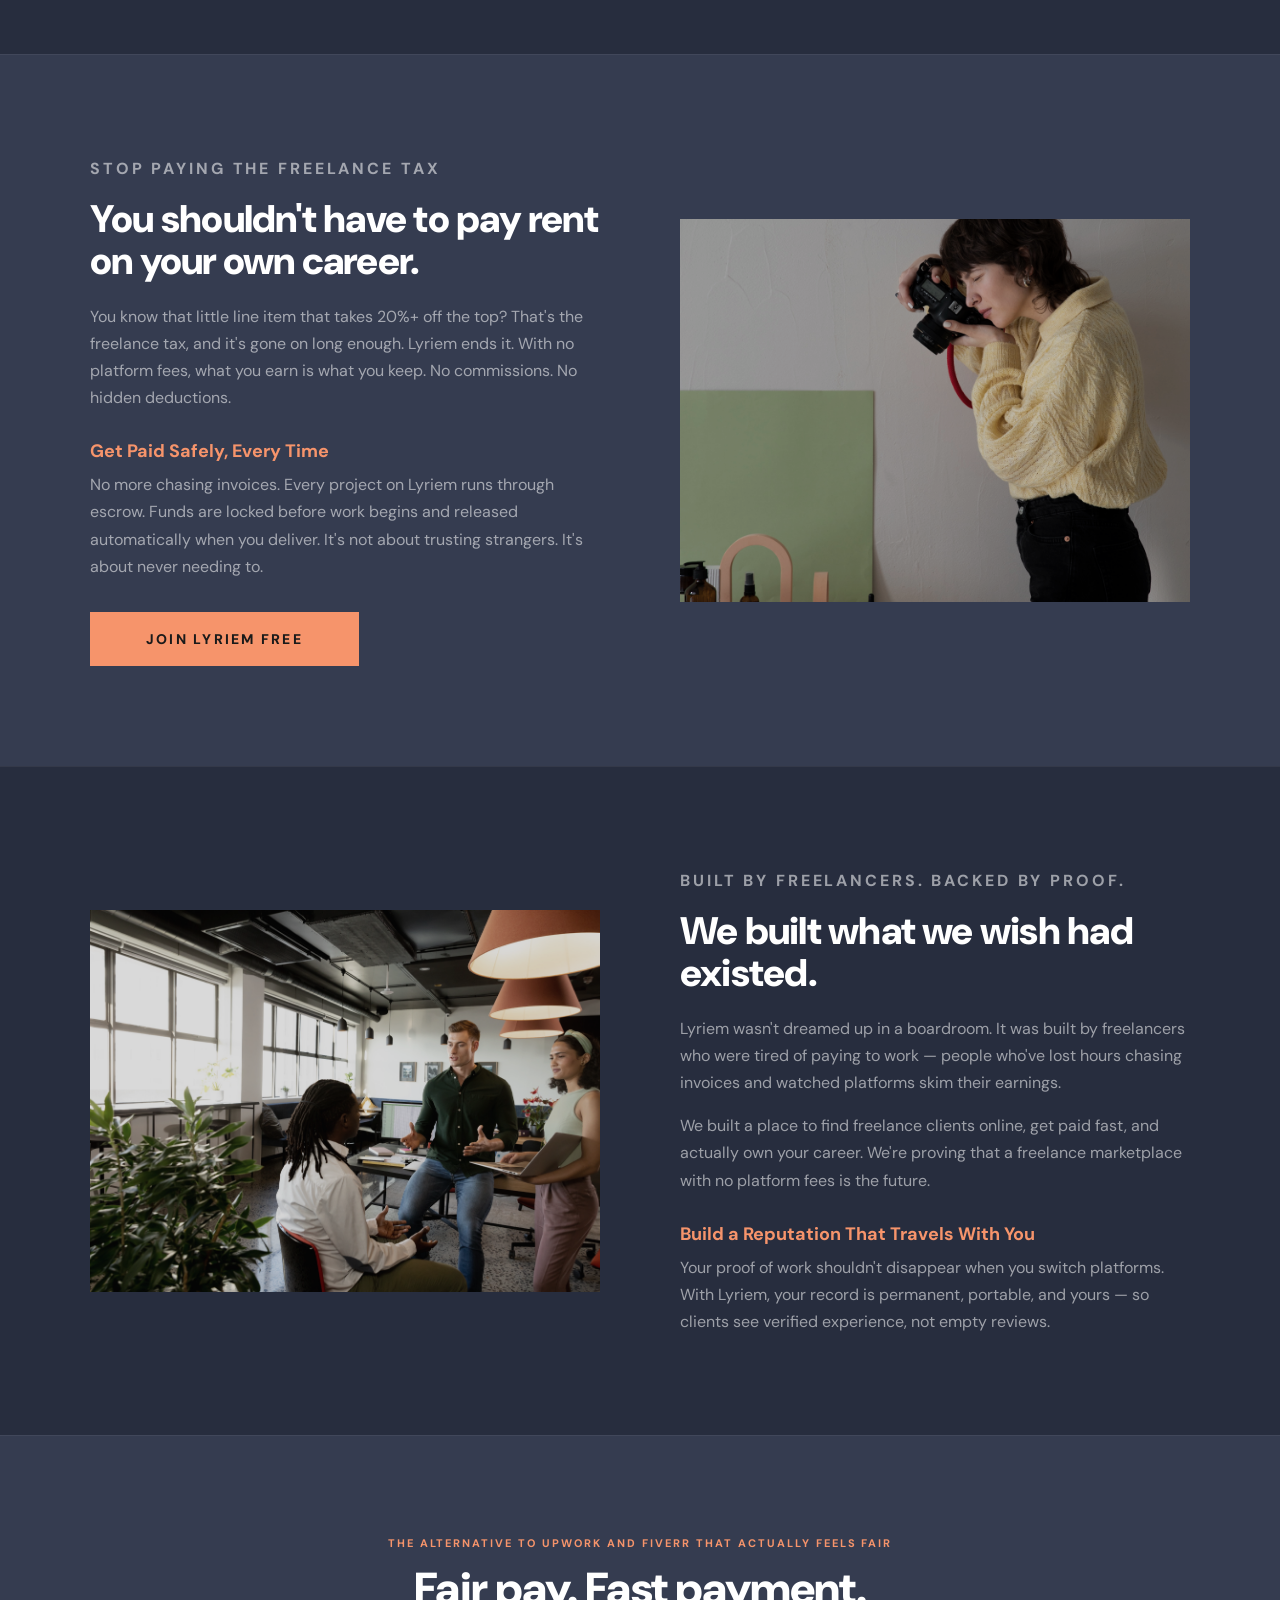
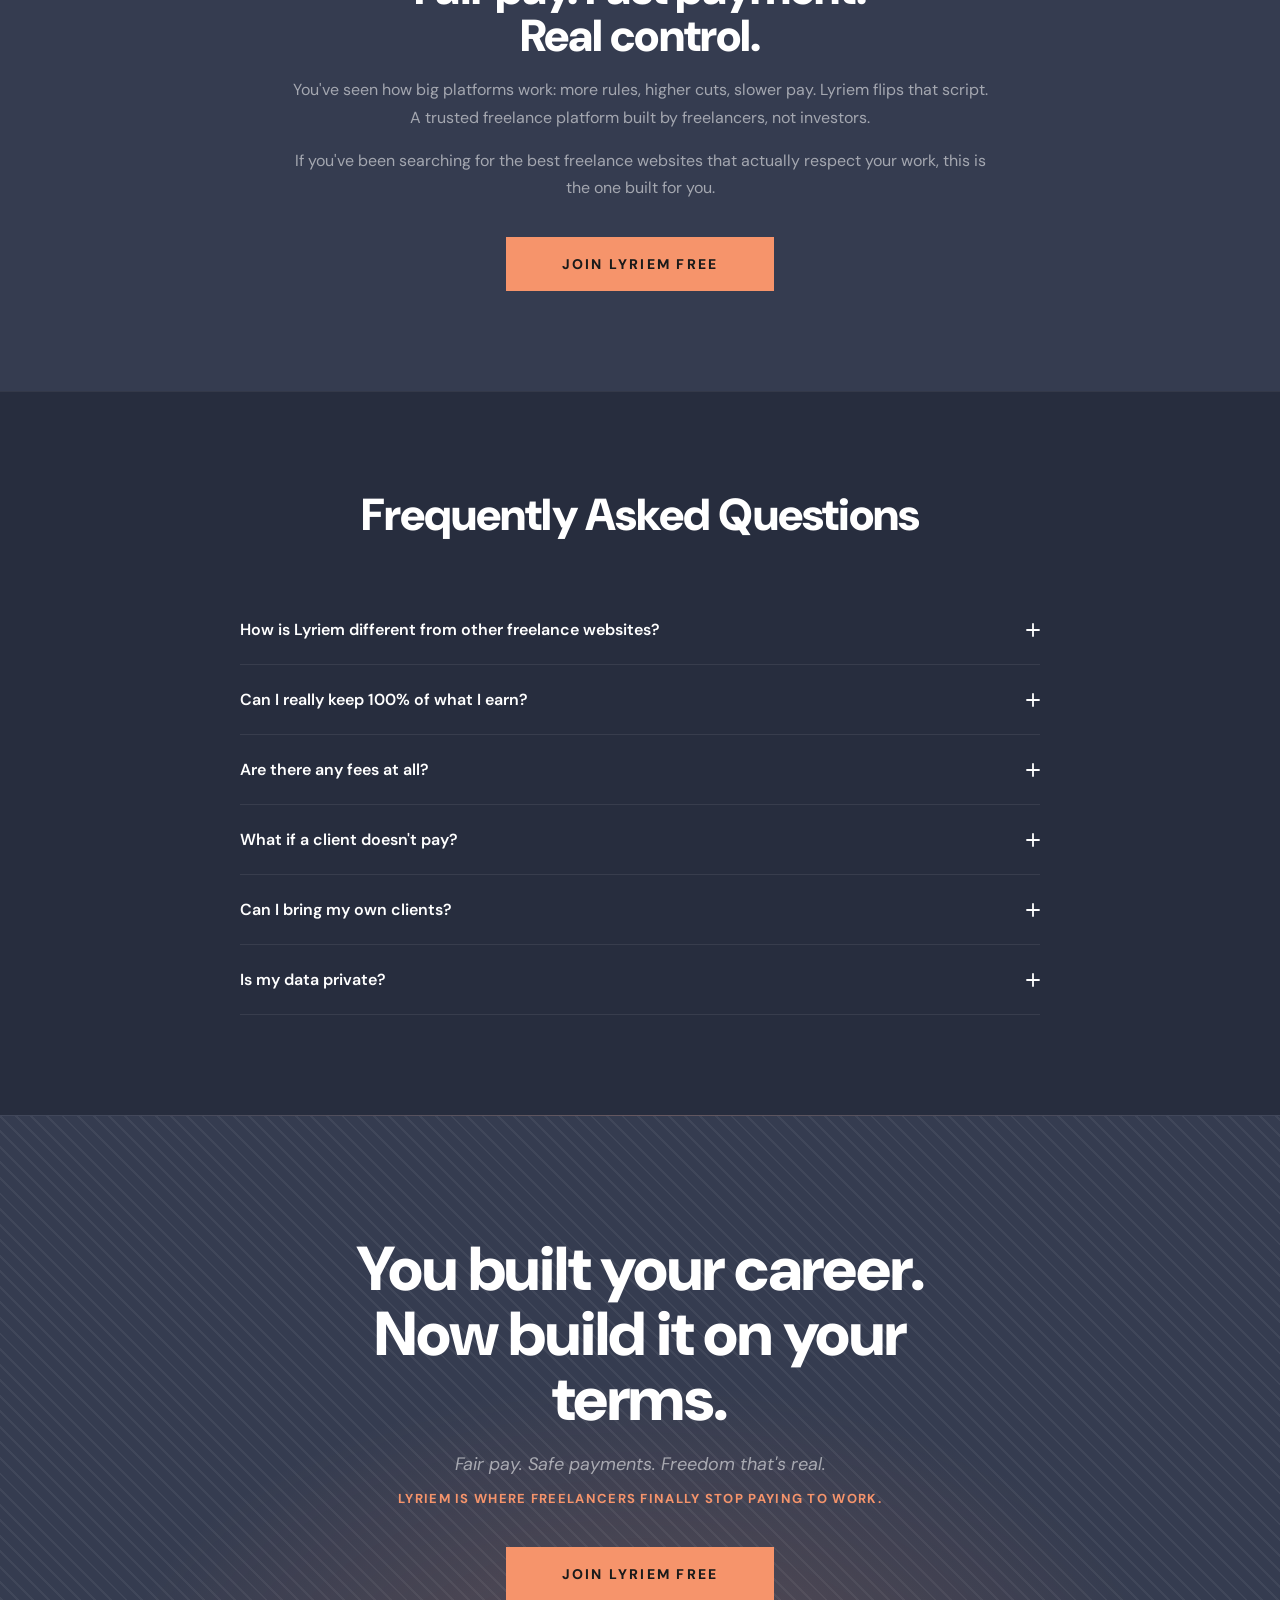
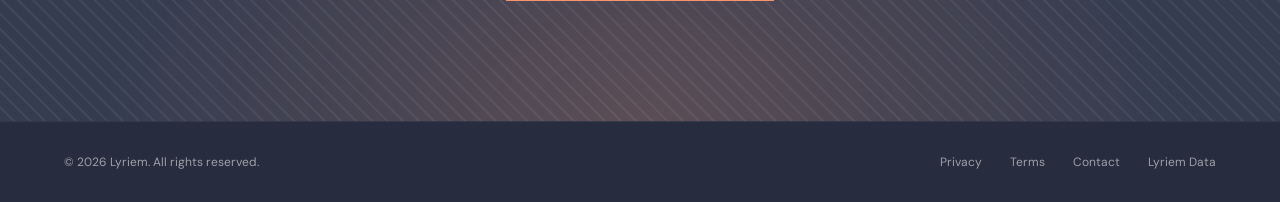
<file: for-makers.html>
<!DOCTYPE html>
<html lang="en">
<head>
<meta charset="UTF-8">
<meta name="viewport" content="width=device-width, initial-scale=1.0">
<title>Lyriem | Freelance Marketplace with No Platform Fees</title>
<meta name="description" content="Find freelance jobs on Lyriem — the trusted freelance platform with no platform fees, secure payments, and permanent work history.">
<link rel="icon" type="image/svg+xml" href="assets/favicon.svg">
<link rel="preconnect" href="https://fonts.googleapis.com">
<link rel="preconnect" href="https://fonts.gstatic.com" crossorigin>
<link href="https://fonts.googleapis.com/css2?family=DM+Sans:ital,opsz,wght@0,9..40,300;0,9..40,400;0,9..40,500;0,9..40,600;0,9..40,700;0,9..40,800;0,9..40,900;1,9..40,400&display=swap" rel="stylesheet">
<link rel="stylesheet" href="lyriem-shared.css">
<script async src="https://www.googletagmanager.com/gtag/js?id=G-N1Z66RE2ST"></script>
<script>
window.dataLayer = window.dataLayer || [];
function gtag(){dataLayer.push(arguments);}
gtag('js', new Date());

gtag('config', 'G-N1Z66RE2ST');
</script>
</head>
<body>
<a href="#main" class="skip-link">Skip to main content</a>
<nav class="site-nav" aria-label="Main navigation">
  <a href="index.html">Home</a>
  <a href="about.html">About</a>
  <a href="for-makers.html" aria-current="page">For Makers</a>
  <a href="for-initiators.html">For Initiators</a>
  <a href="how-it-works.html">How It Works</a>
  <span class="nav-muted">Already have an account?</span>
  <a href="https://app.lyriem.com/login" class="nav-signin">Sign In</a>
  <button class="nav-hamburger" id="navBurger" aria-label="Open navigation menu" aria-expanded="false" aria-controls="navDrawer"><span></span><span></span><span></span></button>
</nav>
<div class="nav-drawer" id="navDrawer" role="dialog" aria-label="Navigation menu">
  <a href="index.html">Home</a>
  <a href="about.html">About</a>
  <a href="for-makers.html" aria-current="page">For Makers</a>
  <a href="for-initiators.html">For Initiators</a>
  <a href="how-it-works.html">How It Works</a>
  <span class="nav-muted">Already have an account?</span>
  <a href="https://app.lyriem.com/login" class="nav-signin">Sign In</a>
</div>

<main id="main">

<section class="page-hero">
  <img src="assets/young-serious-webdesigner-working-new-website.jpg" alt="Freelancer working independently" class="page-hero-img">
  <div class="page-hero-vignette" aria-hidden="true"></div>
  <div class="page-hero-glow" aria-hidden="true"></div>
  <div class="page-hero-texture" aria-hidden="true"></div>
  <div class="page-hero-content">
    <p class="page-hero-eyebrow">For Makers</p>
    <h1 class="page-hero-title">You did all the work.<br>You keep all the money.</h1>
    <p class="page-hero-subtitle">A freelance marketplace with no platform fees.</p>
    <p class="page-hero-body">Most freelance websites take a chunk of your pay and call it a service fee. Lyriem is a fair freelance marketplace where you keep what you earn and get paid safely through escrow. No platform fees. No middlemen. Just good work, delivered and paid.</p>
    <a href="https://app.lyriem.com/register" class="btn-primary">Join Lyriem Free</a>
  </div>
</section>

<section class="section-dark section-pad" aria-labelledby="why-makers-title">
  <div class="section-inner">
    <p class="section-eyebrow reveal" style="text-align:center">Why Makers Are Choosing Lyriem</p>
    <h2 class="section-title reveal" id="why-makers-title" style="text-align:center">Built for the people who do the work</h2>
    <p class="section-subtitle reveal" style="text-align:center;max-width:520px;margin:0 auto">No platform fees. No middlemen. Just good work, delivered and paid.</p>
    <div class="feature-grid feature-grid-2" style="margin-top:56px">
      <div class="feature-card reveal">
        <svg class="feature-card-icon" viewBox="0 0 40 40" fill="none" stroke="currentColor" stroke-width="1.8" aria-hidden="true"><circle cx="20" cy="20" r="16"/><path d="M14 20h12" stroke-linecap="round"/><path d="M20 26v-12" stroke-linecap="round" opacity="0.4"/></svg>
        <h3>No Platform Fees</h3>
        <p>Keep 100% of what you earn. Zero commission, zero hidden platform costs. Unlike competitors who take 20%+, you keep every penny.</p>
      </div>
      <div class="feature-card reveal">
        <svg class="feature-card-icon" viewBox="0 0 40 40" fill="none" stroke="currentColor" stroke-width="1.8" aria-hidden="true"><path d="M20 6l12 6v10c0 6-5 11-12 14C13 33 8 28 8 22V12l12-6z" stroke-linecap="round" stroke-linejoin="round"/><path d="M15 20l3.5 3.5L25 17" stroke-linecap="round" stroke-linejoin="round"/></svg>
        <h3>Escrow-Secured Payments</h3>
        <p>Funds are securely held until work is delivered and approved. Then paid instantly. No more chasing invoices or waiting on checks.</p>
      </div>
      <div class="feature-card reveal">
        <svg class="feature-card-icon" viewBox="0 0 40 40" fill="none" stroke="currentColor" stroke-width="1.8" aria-hidden="true"><circle cx="20" cy="14" r="6"/><path d="M8 34c0-6.627 5.373-12 12-12s12 5.373 12 12" stroke-linecap="round"/><path d="M28 18l3 3-3 3" stroke-linecap="round" stroke-linejoin="round"/></svg>
        <h3>Portable Reputation</h3>
        <p>Build a permanent, verifiable record of your work that stays with you — on-chain, forever. Your reputation is yours, not the platform's.</p>
      </div>
      <div class="feature-card reveal">
        <svg class="feature-card-icon" viewBox="0 0 40 40" fill="none" stroke="currentColor" stroke-width="1.8" aria-hidden="true"><path d="M8 20c0-1.5 1-3 3-3h4a3 3 0 010 6h-4c-2 0-3-1.5-3-3z" stroke-linecap="round"/><path d="M25 20c0-1.5 1-3 3-3h1a3 3 0 010 6h-1c-2 0-3-1.5-3-3z" stroke-linecap="round"/><path d="M15 20h10" stroke-linecap="round"/></svg>
        <h3>Client Ownership</h3>
        <p>Build lasting relationships without a platform standing in the way. You found the client, you did the work — that relationship is yours.</p>
      </div>
    </div>
  </div>
</section>

<section class="section-navy section-pad" aria-labelledby="tax-title">
  <div class="section-inner">
    <div class="two-col">
      <div class="two-col-text">
        <p class="section-eyebrow reveal">Stop Paying the Freelance Tax</p>
        <h2 class="reveal" id="tax-title" style="font-weight:900;font-size:clamp(26px,3vw,40px);line-height:1.1;letter-spacing:-0.02em;margin-bottom:20px;color:var(--white)">You shouldn't have to pay rent on your own career.</h2>
        <p class="reveal" style="font-size:16px;color:var(--text-muted);line-height:1.7;margin-bottom:16px">You know that little line item that takes 20%+ off the top? That's the freelance tax, and it's gone on long enough. Lyriem ends it. With no platform fees, what you earn is what you keep. No commissions. No hidden deductions.</p>
        <h3 class="reveal" style="font-size:18px;font-weight:700;color:var(--orange);margin-bottom:8px;margin-top:28px">Get Paid Safely, Every Time</h3>
        <p class="reveal" style="font-size:16px;color:var(--text-muted);line-height:1.7;margin-bottom:32px">No more chasing invoices. Every project on Lyriem runs through escrow. Funds are locked before work begins and released automatically when you deliver. It's not about trusting strangers. It's about never needing to.</p>
        <a href="https://app.lyriem.com/register" class="btn-primary reveal">Join Lyriem Free</a>
      </div>
      <div class="two-col-img reveal"><img src="assets/side-view-woman-working-photography-studio.jpg" alt="Freelancer working independently"></div>
    </div>
  </div>
</section>

<section class="section-dark section-pad" aria-labelledby="built-title">
  <div class="section-inner">
    <div class="two-col">
      <div class="two-col-img reveal"><img src="assets/caucasian-manager-discussing-with-multiracial-colleagues-meeting-office.jpg" alt="Freelancers collaborating"></div>
      <div class="two-col-text">
        <p class="section-eyebrow reveal">Built by Freelancers. Backed by Proof.</p>
        <h2 class="reveal" id="built-title" style="font-weight:900;font-size:clamp(26px,3vw,40px);line-height:1.1;letter-spacing:-0.02em;margin-bottom:20px;color:var(--white)">We built what we wish had existed.</h2>
        <p class="reveal" style="font-size:16px;color:var(--text-muted);line-height:1.7;margin-bottom:16px">Lyriem wasn't dreamed up in a boardroom. It was built by freelancers who were tired of paying to work — people who've lost hours chasing invoices and watched platforms skim their earnings.</p>
        <p class="reveal" style="font-size:16px;color:var(--text-muted);line-height:1.7;margin-bottom:16px">We built a place to find freelance clients online, get paid fast, and actually own your career. We're proving that a freelance marketplace with no platform fees is the future.</p>
        <h3 class="reveal" style="font-size:18px;font-weight:700;color:var(--orange);margin-bottom:8px;margin-top:28px">Build a Reputation That Travels With You</h3>
        <p class="reveal" style="font-size:16px;color:var(--text-muted);line-height:1.7">Your proof of work shouldn't disappear when you switch platforms. With Lyriem, your record is permanent, portable, and yours — so clients see verified experience, not empty reviews.</p>
      </div>
    </div>
  </div>
</section>

<section class="section-navy section-pad" aria-labelledby="alt-title">
  <div class="section-inner" style="text-align:center;max-width:700px">
    <p class="section-eyebrow reveal">The Alternative to Upwork and Fiverr That Actually Feels Fair</p>
    <h2 class="section-title reveal" id="alt-title">Fair pay. Fast payment.<br>Real control.</h2>
    <p class="section-subtitle reveal" style="margin:0 auto 16px">You've seen how big platforms work: more rules, higher cuts, slower pay. Lyriem flips that script. A trusted freelance platform built by freelancers, not investors.</p>
    <p class="reveal" style="font-size:16px;color:var(--text-muted);line-height:1.7;margin-bottom:36px">If you've been searching for the best freelance websites that actually respect your work, this is the one built for you.</p>
    <a href="https://app.lyriem.com/register" class="btn-primary reveal">Join Lyriem Free</a>
  </div>
</section>

<section class="section-dark section-pad" aria-labelledby="faq-makers">
  <div class="section-inner">
    <h2 class="section-title reveal" id="faq-makers" style="text-align:center;margin-bottom:56px">Frequently Asked Questions</h2>
    <div class="faq-wrap">
      <div class="faq-item reveal"><button class="faq-question" aria-expanded="false">How is Lyriem different from other freelance websites?<svg width="14" height="14" viewBox="0 0 14 14" fill="none" aria-hidden="true"><path d="M7 1v12M1 7h12" stroke="currentColor" stroke-width="1.8" stroke-linecap="round"/></svg></button><div class="faq-answer">Other freelance platforms like Fiverr and Upwork charge you 20%+ in platform fees, so you do the work and they get the reward. Lyriem is the freelance marketplace with no platform fees. You keep what you earn and get paid safely through escrow.</div></div>
      <div class="faq-item reveal"><button class="faq-question" aria-expanded="false">Can I really keep 100% of what I earn?<svg width="14" height="14" viewBox="0 0 14 14" fill="none" aria-hidden="true"><path d="M7 1v12M1 7h12" stroke="currentColor" stroke-width="1.8" stroke-linecap="round"/></svg></button><div class="faq-answer">Yes. Lyriem doesn't charge platform fees — you'll never pay us a cut of your earnings.</div></div>
      <div class="faq-item reveal"><button class="faq-question" aria-expanded="false">Are there any fees at all?<svg width="14" height="14" viewBox="0 0 14 14" fill="none" aria-hidden="true"><path d="M7 1v12M1 7h12" stroke="currentColor" stroke-width="1.8" stroke-linecap="round"/></svg></button><div class="faq-answer">Lyriem won't charge you to use the platform. From time to time you may incur third-party fees such as credit card processing fees. As part of our commitment to making sure you get as much of your money as possible, we negotiate to keep these fees as low as possible.</div></div>
      <div class="faq-item reveal"><button class="faq-question" aria-expanded="false">What if a client doesn't pay?<svg width="14" height="14" viewBox="0 0 14 14" fill="none" aria-hidden="true"><path d="M7 1v12M1 7h12" stroke="currentColor" stroke-width="1.8" stroke-linecap="round"/></svg></button><div class="faq-answer">To open a job on the Lyriem platform, a job must be pre-funded. Those funds are held in an escrow account and released to you upon completion of the job. That's your built-in freelance payment guarantee.</div></div>
      <div class="faq-item reveal"><button class="faq-question" aria-expanded="false">Can I bring my own clients?<svg width="14" height="14" viewBox="0 0 14 14" fill="none" aria-hidden="true"><path d="M7 1v12M1 7h12" stroke="currentColor" stroke-width="1.8" stroke-linecap="round"/></svg></button><div class="faq-answer">Absolutely. Lyriem doesn't exert any claim over your client relationships or insert ourselves into the workflow or communications. You built the relationship. You own it. No lock-ins, no walls, no loss of control.</div></div>
      <div class="faq-item reveal"><button class="faq-question" aria-expanded="false">Is my data private?<svg width="14" height="14" viewBox="0 0 14 14" fill="none" aria-hidden="true"><path d="M7 1v12M1 7h12" stroke="currentColor" stroke-width="1.8" stroke-linecap="round"/></svg></button><div class="faq-answer">Always. Lyriem never sells personal or client data. Only anonymized, aggregated patterns are collected — things like average pay rates for developers in Austin. No individual names, projects, or financials are ever shared.</div></div>
    </div>
  </div>
</section>

<section class="footer-cta" aria-labelledby="fcta-makers">
  <div class="footer-cta-inner">
    <h2 class="section-title reveal" id="fcta-makers">You built your career.<br>Now build it on your terms.</h2>
    <p class="footer-cta-subtitle reveal">Fair pay. Safe payments. Freedom that's real.</p>
    <p class="footer-cta-tagline reveal">Lyriem is where freelancers finally stop paying to work.</p>
    <a href="https://app.lyriem.com/register" class="btn-primary reveal">Join Lyriem Free</a>
  </div>
</section>

</main>

<footer class="site-footer">
  <span>© 2026 Lyriem. All rights reserved.</span>
  <nav class="footer-links" aria-label="Footer navigation">
    <a href="assets/privacy-policy.pdf" target="_blank" rel="noopener noreferrer">Privacy</a><a href="assets/terms-conditions.pdf" target="_blank" rel="noopener noreferrer">Terms</a>
    <a href="contact.html">Contact</a><a href="assets/data-privacy-policy.pdf" target="_blank" rel="noopener noreferrer">Lyriem Data</a>
  </nav>
</footer>
<script src="lyriem-shared.js"></script>
</body>
</html>
</file>
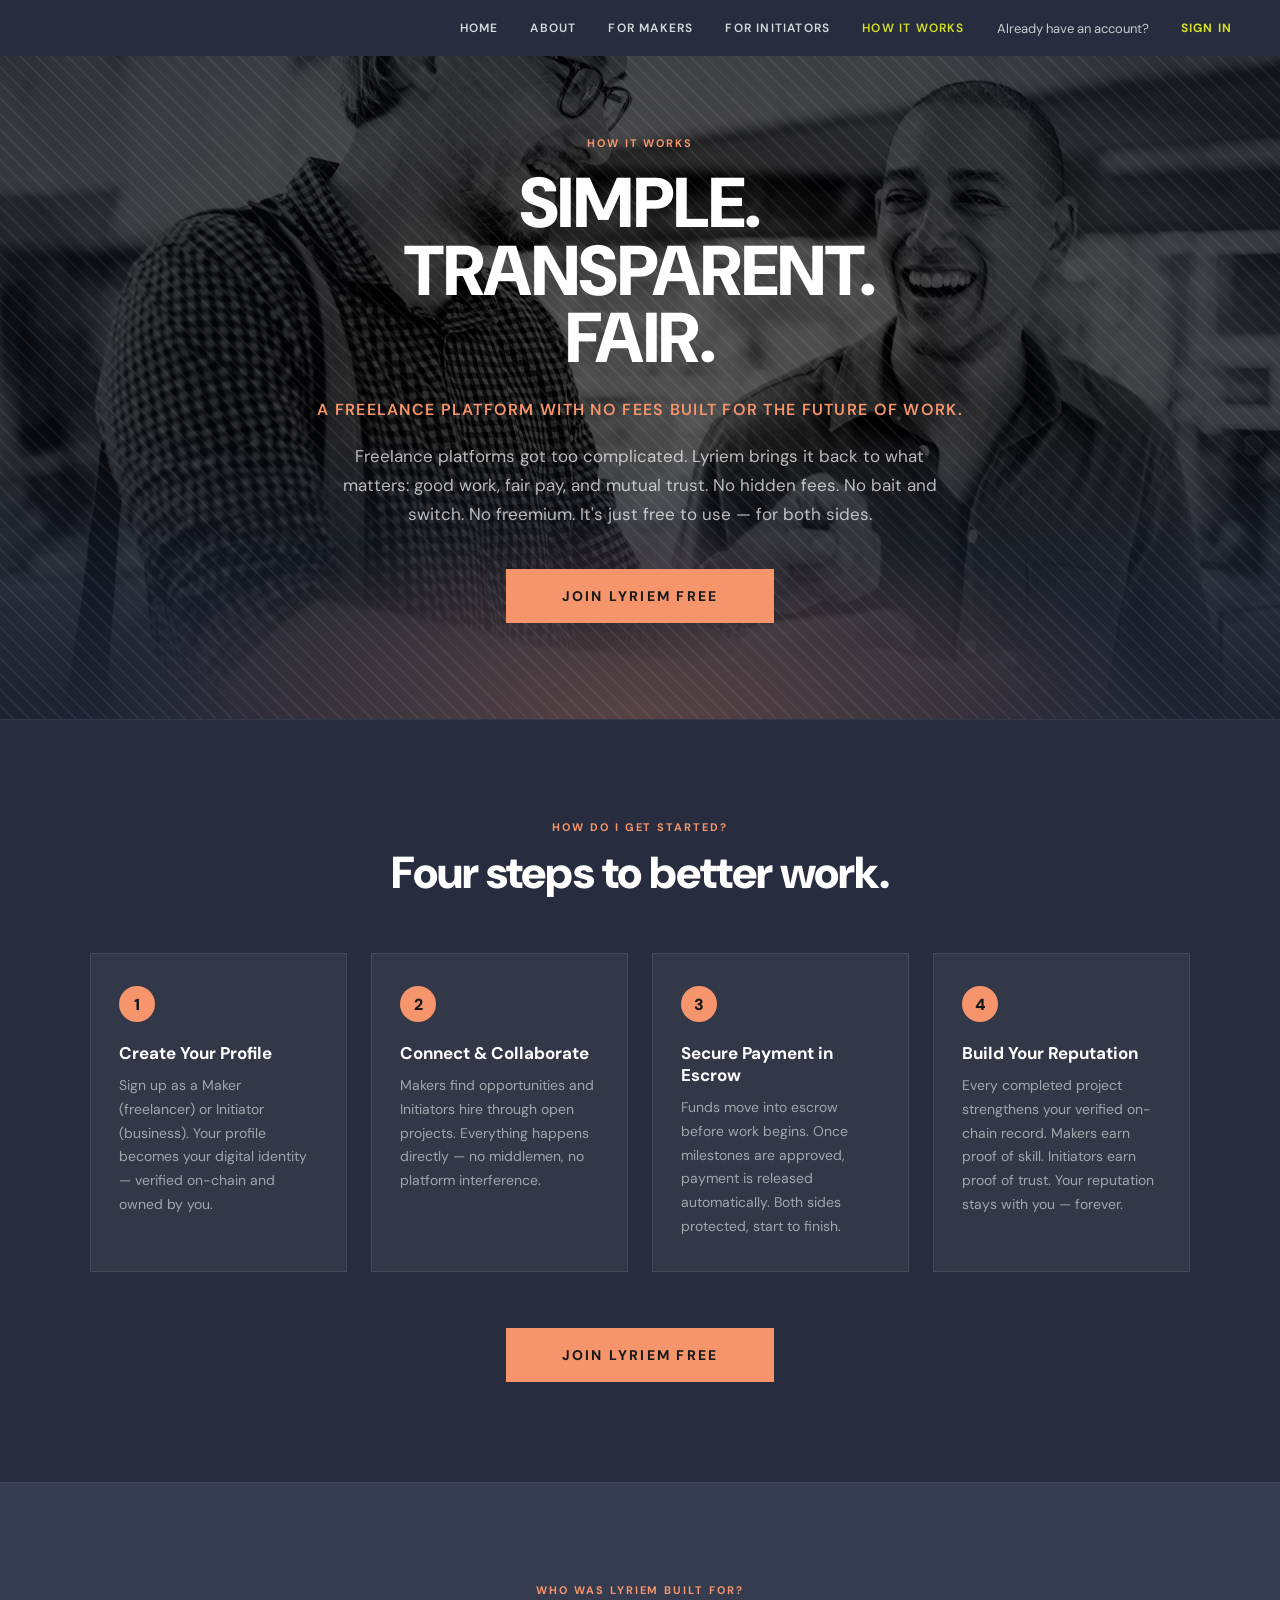
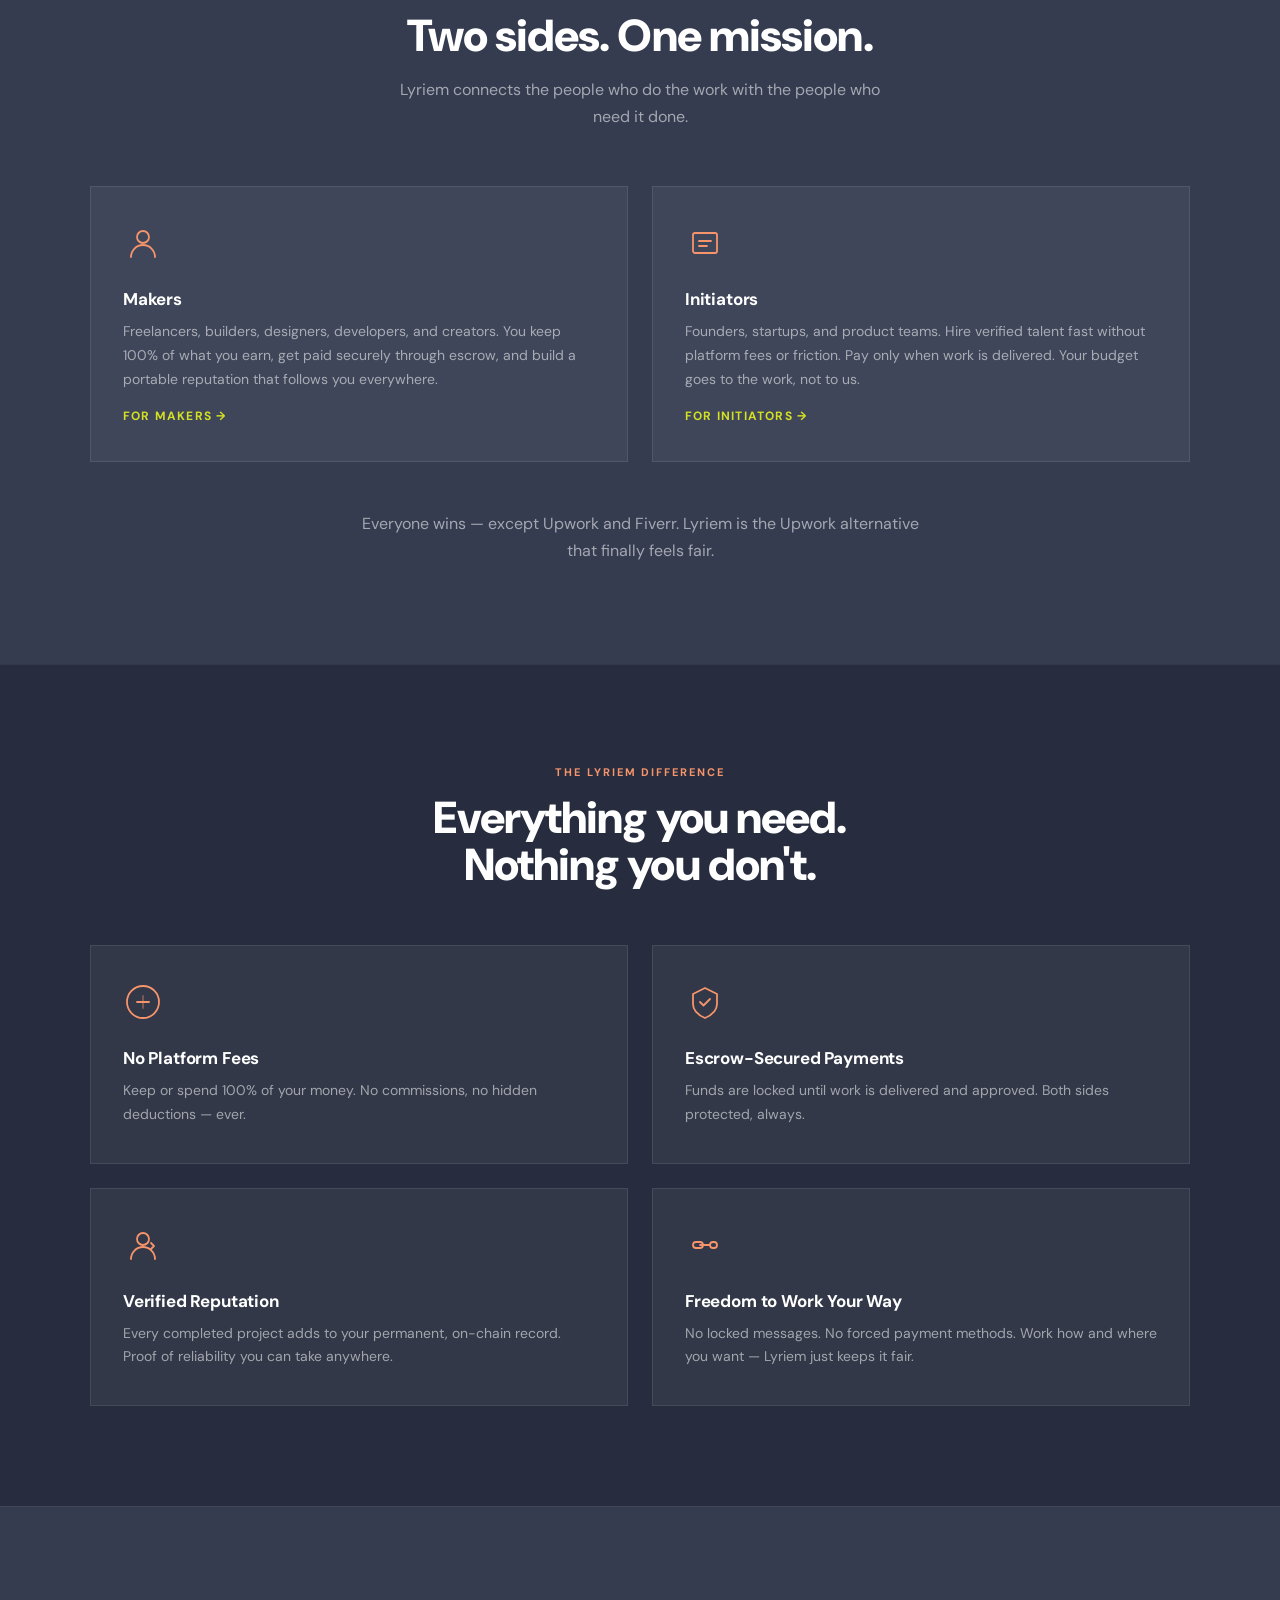
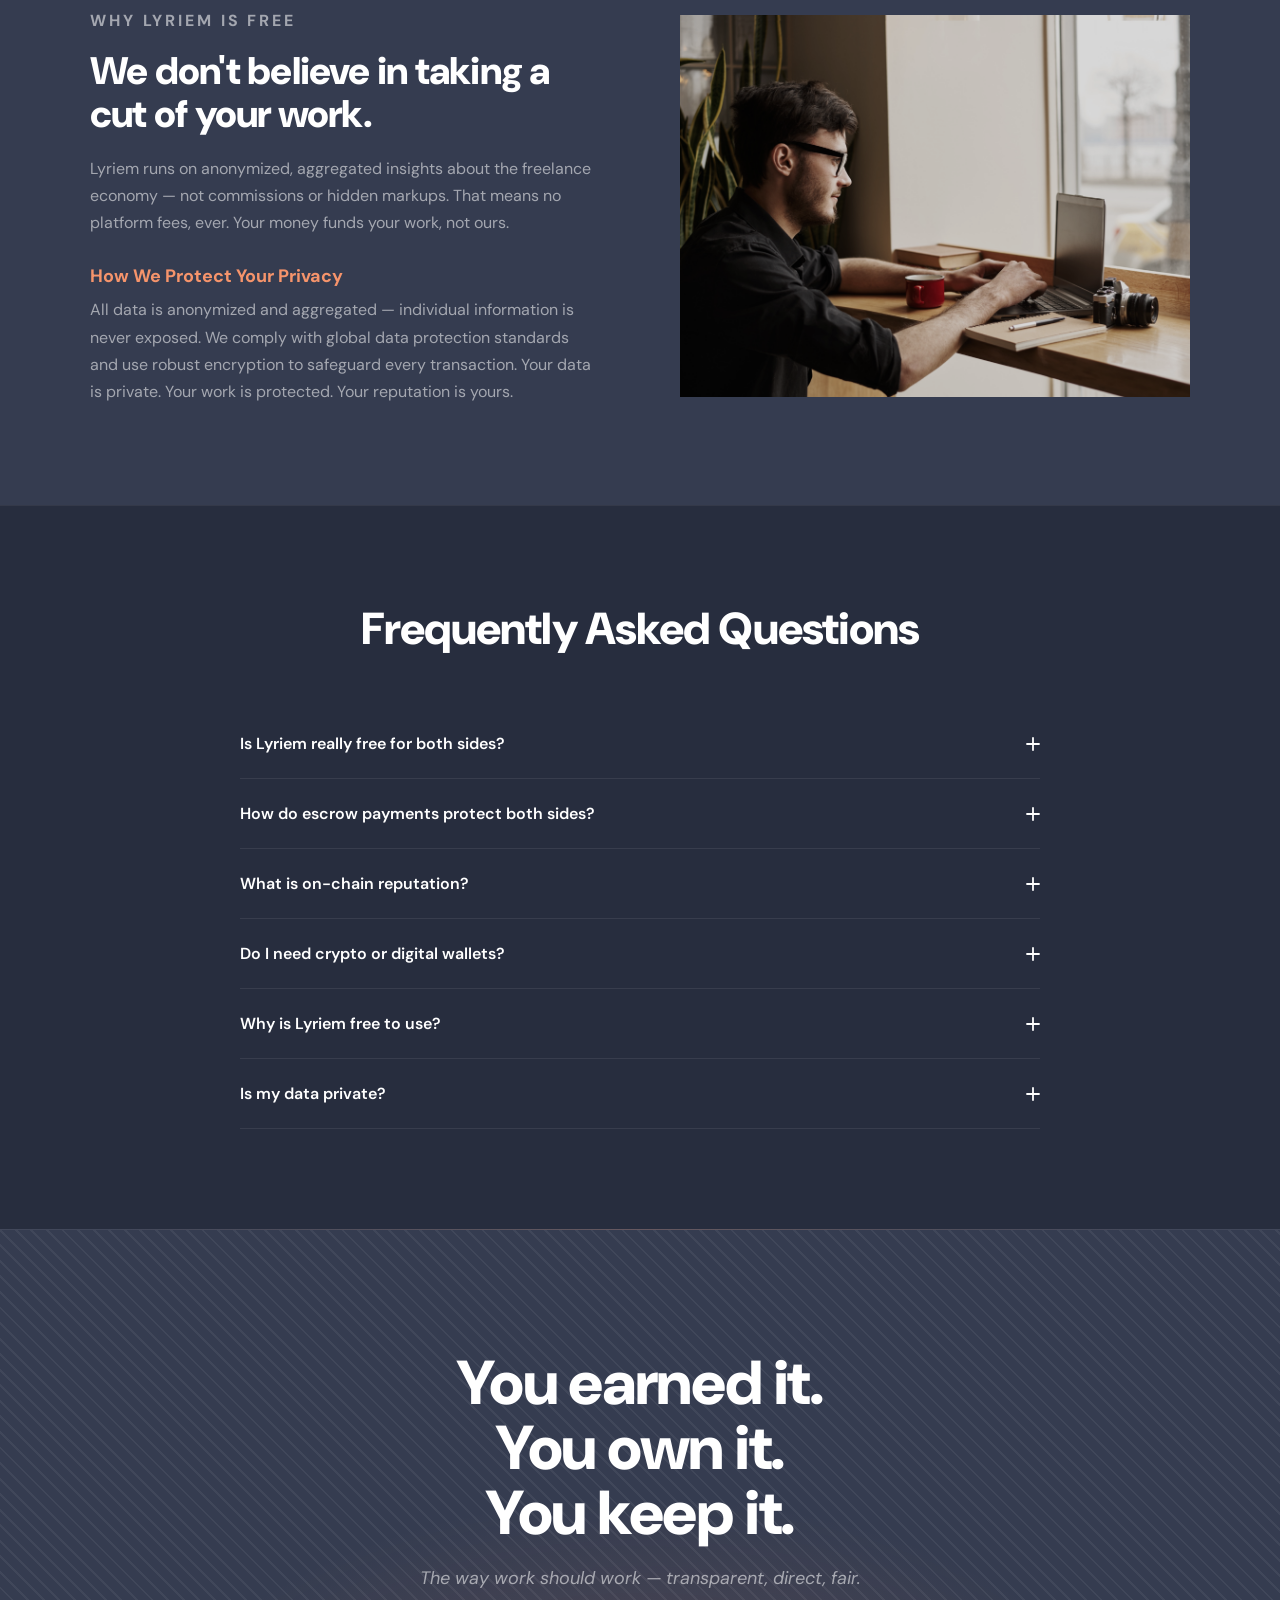
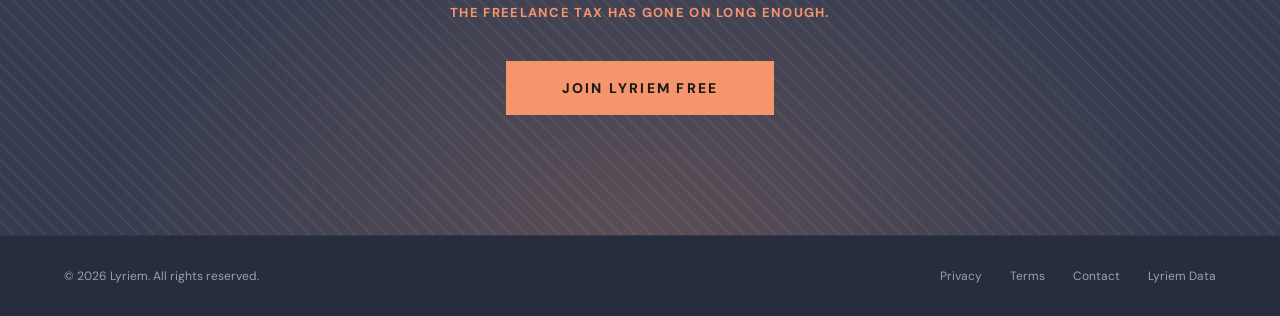
<file: how-it-works.html>
<!DOCTYPE html>
<html lang="en">
<head>
<meta charset="UTF-8">
<meta name="viewport" content="width=device-width, initial-scale=1.0">
<title>How Lyriem Works | Freelance Platform with No Fees</title>
<meta name="description" content="See how Lyriem connects freelancers and businesses with no platform fees, escrow payments, and verified on-chain reputation.">
<link rel="icon" type="image/svg+xml" href="assets/favicon.svg">
<link rel="preconnect" href="https://fonts.googleapis.com">
<link rel="preconnect" href="https://fonts.gstatic.com" crossorigin>
<link href="https://fonts.googleapis.com/css2?family=DM+Sans:ital,opsz,wght@0,9..40,300;0,9..40,400;0,9..40,500;0,9..40,600;0,9..40,700;0,9..40,800;0,9..40,900;1,9..40,400&display=swap" rel="stylesheet">
<link rel="stylesheet" href="lyriem-shared.css">
<script async src="https://www.googletagmanager.com/gtag/js?id=G-N1Z66RE2ST"></script>
<script>
window.dataLayer = window.dataLayer || [];
function gtag(){dataLayer.push(arguments);}
gtag('js', new Date());

gtag('config', 'G-N1Z66RE2ST');
</script>
</head>
<body>
<a href="#main" class="skip-link">Skip to main content</a>
<nav class="site-nav" aria-label="Main navigation">
  <a href="index.html">Home</a>
  <a href="about.html">About</a>
  <a href="for-makers.html">For Makers</a>
  <a href="for-initiators.html">For Initiators</a>
  <a href="how-it-works.html" aria-current="page">How It Works</a>
  <span class="nav-muted">Already have an account?</span>
  <a href="https://app.lyriem.com/login" class="nav-signin">Sign In</a>
  <button class="nav-hamburger" id="navBurger" aria-label="Open navigation menu" aria-expanded="false" aria-controls="navDrawer"><span></span><span></span><span></span></button>
</nav>
<div class="nav-drawer" id="navDrawer" role="dialog" aria-label="Navigation menu">
  <a href="index.html">Home</a>
  <a href="about.html">About</a>
  <a href="for-makers.html">For Makers</a>
  <a href="for-initiators.html">For Initiators</a>
  <a href="how-it-works.html" aria-current="page">How It Works</a>
  <span class="nav-muted">Already have an account?</span>
  <a href="https://app.lyriem.com/login" class="nav-signin">Sign In</a>
</div>

<main id="main">

<section class="page-hero">
  <img src="assets/two-friends-having-laugh.jpg" alt="Freelancer and client collaborating" class="page-hero-img">
  <div class="page-hero-vignette" aria-hidden="true"></div>
  <div class="page-hero-glow" aria-hidden="true"></div>
  <div class="page-hero-texture" aria-hidden="true"></div>
  <div class="page-hero-content">
    <p class="page-hero-eyebrow">How It Works</p>
    <h1 class="page-hero-title">Simple.<br>Transparent.<br>Fair.</h1>
    <p class="page-hero-subtitle">A freelance platform with no fees built for the future of work.</p>
    <p class="page-hero-body">Freelance platforms got too complicated. Lyriem brings it back to what matters: good work, fair pay, and mutual trust. No hidden fees. No bait and switch. No freemium. It's just free to use — for both sides.</p>
    <a href="https://app.lyriem.com/register" class="btn-primary">Join Lyriem Free</a>
  </div>
</section>

<!-- STEPS — dark navy -->
<section class="section-dark section-pad" aria-labelledby="steps-title">
  <div class="section-inner">
    <p class="section-eyebrow reveal" style="text-align:center">How Do I Get Started?</p>
    <h2 class="section-title reveal" id="steps-title" style="text-align:center">Four steps to better work.</h2>
    <div class="steps-grid" style="margin-top:56px">
      <div class="step-card reveal" style="background:var(--card-bg);border-color:var(--card-border)">
        <div class="step-number" aria-hidden="true">1</div>
        <h3 style="color:var(--white)">Create Your Profile</h3>
        <p style="color:var(--text-muted)">Sign up as a Maker (freelancer) or Initiator (business). Your profile becomes your digital identity — verified on-chain and owned by you.</p>
      </div>
      <div class="step-card reveal" style="background:var(--card-bg);border-color:var(--card-border)">
        <div class="step-number" aria-hidden="true">2</div>
        <h3 style="color:var(--white)">Connect &amp; Collaborate</h3>
        <p style="color:var(--text-muted)">Makers find opportunities and Initiators hire through open projects. Everything happens directly — no middlemen, no platform interference.</p>
      </div>
      <div class="step-card reveal" style="background:var(--card-bg);border-color:var(--card-border)">
        <div class="step-number" aria-hidden="true">3</div>
        <h3 style="color:var(--white)">Secure Payment in Escrow</h3>
        <p style="color:var(--text-muted)">Funds move into escrow before work begins. Once milestones are approved, payment is released automatically. Both sides protected, start to finish.</p>
      </div>
      <div class="step-card reveal" style="background:var(--card-bg);border-color:var(--card-border)">
        <div class="step-number" aria-hidden="true">4</div>
        <h3 style="color:var(--white)">Build Your Reputation</h3>
        <p style="color:var(--text-muted)">Every completed project strengthens your verified on-chain record. Makers earn proof of skill. Initiators earn proof of trust. Your reputation stays with you — forever.</p>
      </div>
    </div>
    <div style="text-align:center;margin-top:56px">
      <a href="https://app.lyriem.com/register" class="btn-primary reveal">Join Lyriem Free</a>
    </div>
  </div>
</section>

<!-- WHO IT'S FOR — navy -->
<section class="section-navy section-pad" aria-labelledby="who-title">
  <div class="section-inner">
    <p class="section-eyebrow reveal" style="text-align:center">Who Was Lyriem Built For?</p>
    <h2 class="section-title reveal" id="who-title" style="text-align:center">Two sides. One mission.</h2>
    <p class="section-subtitle reveal" style="text-align:center;max-width:520px;margin:0 auto">Lyriem connects the people who do the work with the people who need it done.</p>
    <div class="feature-grid feature-grid-2" style="margin-top:56px">
      <div class="feature-card reveal">
        <svg class="feature-card-icon" viewBox="0 0 40 40" fill="none" stroke="currentColor" stroke-width="1.8" aria-hidden="true"><circle cx="20" cy="14" r="6"/><path d="M8 34c0-6.627 5.373-12 12-12s12 5.373 12 12" stroke-linecap="round"/></svg>
        <h3>Makers</h3>
        <p>Freelancers, builders, designers, developers, and creators. You keep 100% of what you earn, get paid securely through escrow, and build a portable reputation that follows you everywhere.</p>
        <a href="for-makers.html" style="display:inline-flex;align-items:center;gap:6px;margin-top:16px;font-size:12px;font-weight:700;letter-spacing:0.1em;text-transform:uppercase;color:var(--yellow);text-decoration:none">For Makers →</a>
      </div>
      <div class="feature-card reveal">
        <svg class="feature-card-icon" viewBox="0 0 40 40" fill="none" stroke="currentColor" stroke-width="1.8" aria-hidden="true"><rect x="8" y="10" width="24" height="20" rx="2"/><path d="M14 18h12M14 23h8" stroke-linecap="round"/></svg>
        <h3>Initiators</h3>
        <p>Founders, startups, and product teams. Hire verified talent fast without platform fees or friction. Pay only when work is delivered. Your budget goes to the work, not to us.</p>
        <a href="for-initiators.html" style="display:inline-flex;align-items:center;gap:6px;margin-top:16px;font-size:12px;font-weight:700;letter-spacing:0.1em;text-transform:uppercase;color:var(--yellow);text-decoration:none">For Initiators →</a>
      </div>
    </div>
    <p class="reveal" style="font-size:16px;color:var(--text-muted);line-height:1.7;text-align:center;max-width:560px;margin:48px auto 0">Everyone wins — except Upwork and Fiverr. Lyriem is the Upwork alternative that finally feels fair.</p>
  </div>
</section>

<!-- THE DIFFERENCE — dark -->
<section class="section-dark section-pad" aria-labelledby="diff-title">
  <div class="section-inner">
    <p class="section-eyebrow reveal" style="text-align:center">The Lyriem Difference</p>
    <h2 class="section-title reveal" id="diff-title" style="text-align:center;margin-bottom:56px">Everything you need.<br>Nothing you don't.</h2>
    <div class="feature-grid feature-grid-2">
      <div class="feature-card reveal">
        <svg class="feature-card-icon" viewBox="0 0 40 40" fill="none" stroke="currentColor" stroke-width="1.8" aria-hidden="true"><circle cx="20" cy="20" r="16"/><path d="M14 20h12" stroke-linecap="round"/><path d="M20 26v-12" stroke-linecap="round" opacity="0.4"/></svg>
        <h3>No Platform Fees</h3>
        <p>Keep or spend 100% of your money. No commissions, no hidden deductions — ever.</p>
      </div>
      <div class="feature-card reveal">
        <svg class="feature-card-icon" viewBox="0 0 40 40" fill="none" stroke="currentColor" stroke-width="1.8" aria-hidden="true"><path d="M20 6l12 6v10c0 6-5 11-12 14C13 33 8 28 8 22V12l12-6z" stroke-linecap="round" stroke-linejoin="round"/><path d="M15 20l3.5 3.5L25 17" stroke-linecap="round" stroke-linejoin="round"/></svg>
        <h3>Escrow-Secured Payments</h3>
        <p>Funds are locked until work is delivered and approved. Both sides protected, always.</p>
      </div>
      <div class="feature-card reveal">
        <svg class="feature-card-icon" viewBox="0 0 40 40" fill="none" stroke="currentColor" stroke-width="1.8" aria-hidden="true"><circle cx="20" cy="14" r="6"/><path d="M8 34c0-6.627 5.373-12 12-12s12 5.373 12 12" stroke-linecap="round"/><path d="M28 18l3 3-3 3" stroke-linecap="round" stroke-linejoin="round"/></svg>
        <h3>Verified Reputation</h3>
        <p>Every completed project adds to your permanent, on-chain record. Proof of reliability you can take anywhere.</p>
      </div>
      <div class="feature-card reveal">
        <svg class="feature-card-icon" viewBox="0 0 40 40" fill="none" stroke="currentColor" stroke-width="1.8" aria-hidden="true"><path d="M8 20c0-1.5 1-3 3-3h4a3 3 0 010 6h-4c-2 0-3-1.5-3-3z" stroke-linecap="round"/><path d="M25 20c0-1.5 1-3 3-3h1a3 3 0 010 6h-1c-2 0-3-1.5-3-3z" stroke-linecap="round"/><path d="M15 20h10" stroke-linecap="round"/></svg>
        <h3>Freedom to Work Your Way</h3>
        <p>No locked messages. No forced payment methods. Work how and where you want — Lyriem just keeps it fair.</p>
      </div>
    </div>
  </div>
</section>

<!-- WHY FREE + PRIVACY — navy -->
<section class="section-navy section-pad" aria-labelledby="free-title">
  <div class="section-inner">
    <div class="two-col">
      <div class="two-col-text">
        <p class="section-eyebrow reveal">Why Lyriem Is Free</p>
        <h2 class="reveal" id="free-title" style="font-weight:900;font-size:clamp(26px,3vw,40px);line-height:1.1;letter-spacing:-0.02em;margin-bottom:20px;color:var(--white)">We don't believe in taking a cut of your work.</h2>
        <p class="reveal" style="font-size:16px;color:var(--text-muted);line-height:1.7;margin-bottom:16px">Lyriem runs on anonymized, aggregated insights about the freelance economy — not commissions or hidden markups. That means no platform fees, ever. Your money funds your work, not ours.</p>
        <h3 class="reveal" style="font-size:18px;font-weight:700;color:var(--orange);margin-bottom:8px;margin-top:28px">How We Protect Your Privacy</h3>
        <p class="reveal" style="font-size:16px;color:var(--text-muted);line-height:1.7">All data is anonymized and aggregated — individual information is never exposed. We comply with global data protection standards and use robust encryption to safeguard every transaction. Your data is private. Your work is protected. Your reputation is yours.</p>
      </div>
      <div class="two-col-img reveal"><img src="assets/young-man-eyeglasses-search-ideas-care-little-baby-internet.jpg" alt="Secure and private work environment"></div>
    </div>
  </div>
</section>

<!-- FAQ — dark navy -->
<section class="section-dark section-pad" aria-labelledby="faq-hiw">
  <div class="section-inner">
    <h2 class="section-title reveal" id="faq-hiw" style="text-align:center;margin-bottom:56px">Frequently Asked Questions</h2>
    <div class="faq-wrap">
      <div class="faq-item reveal"><button class="faq-question" aria-expanded="false">Is Lyriem really free for both sides?<svg width="14" height="14" viewBox="0 0 14 14" fill="none" aria-hidden="true"><path d="M7 1v12M1 7h12" stroke="currentColor" stroke-width="1.8" stroke-linecap="round"/></svg></button><div class="faq-answer">Yes. Lyriem charges zero platform fees to Makers or Initiators. The only optional costs are third-party processing fees for certain payment methods, which we negotiate to keep as low as possible.</div></div>
      <div class="faq-item reveal"><button class="faq-question" aria-expanded="false">How do escrow payments protect both sides?<svg width="14" height="14" viewBox="0 0 14 14" fill="none" aria-hidden="true"><path d="M7 1v12M1 7h12" stroke="currentColor" stroke-width="1.8" stroke-linecap="round"/></svg></button><div class="faq-answer">Clients pre-fund the project before work begins. Funds are held securely until the work is delivered and approved. Freelancers know the money is guaranteed. Clients know they'll receive what they paid for. No ghosting, no unpaid invoices.</div></div>
      <div class="faq-item reveal"><button class="faq-question" aria-expanded="false">What is on-chain reputation?<svg width="14" height="14" viewBox="0 0 14 14" fill="none" aria-hidden="true"><path d="M7 1v12M1 7h12" stroke="currentColor" stroke-width="1.8" stroke-linecap="round"/></svg></button><div class="faq-answer">Every project you complete builds a verified record of your work history on the blockchain — permanent, portable, and yours to keep even if you leave the platform. It's your reputation, not ours.</div></div>
      <div class="faq-item reveal"><button class="faq-question" aria-expanded="false">Do I need crypto or digital wallets?<svg width="14" height="14" viewBox="0 0 14 14" fill="none" aria-hidden="true"><path d="M7 1v12M1 7h12" stroke="currentColor" stroke-width="1.8" stroke-linecap="round"/></svg></button><div class="faq-answer">No. Lyriem runs on blockchain technology in the background, but you don't need any tokens, coins, or digital wallets. If you can use Upwork or Fiverr, you can use Lyriem. Just without the fees.</div></div>
      <div class="faq-item reveal"><button class="faq-question" aria-expanded="false">Why is Lyriem free to use?<svg width="14" height="14" viewBox="0 0 14 14" fill="none" aria-hidden="true"><path d="M7 1v12M1 7h12" stroke="currentColor" stroke-width="1.8" stroke-linecap="round"/></svg></button><div class="faq-answer">Lyriem doesn't charge users. Instead, anonymized, aggregated data about freelance trends helps power broader industry insights. That's how the platform stays free while keeping your personal and project information completely private.</div></div>
      <div class="faq-item reveal"><button class="faq-question" aria-expanded="false">Is my data private?<svg width="14" height="14" viewBox="0 0 14 14" fill="none" aria-hidden="true"><path d="M7 1v12M1 7h12" stroke="currentColor" stroke-width="1.8" stroke-linecap="round"/></svg></button><div class="faq-answer">Always. Lyriem never sells personal or client data. Only anonymized, aggregated patterns are collected — things like average pay rates for developers in Austin. No individual names, projects, or financials are ever shared.</div></div>
    </div>
  </div>
</section>

<section class="footer-cta" aria-labelledby="fcta-hiw">
  <div class="footer-cta-inner">
    <h2 class="section-title reveal" id="fcta-hiw">You earned it.<br>You own it.<br>You keep it.</h2>
    <p class="footer-cta-subtitle reveal">The way work should work — transparent, direct, fair.</p>
    <p class="footer-cta-tagline reveal">The freelance tax has gone on long enough.</p>
    <a href="https://app.lyriem.com/register" class="btn-primary reveal">Join Lyriem Free</a>
  </div>
</section>

</main>

<footer class="site-footer">
  <span>© 2026 Lyriem. All rights reserved.</span>
  <nav class="footer-links" aria-label="Footer navigation">
    <a href="assets/privacy-policy.pdf" target="_blank" rel="noopener noreferrer">Privacy</a><a href="assets/terms-conditions.pdf" target="_blank" rel="noopener noreferrer">Terms</a>
    <a href="contact.html">Contact</a><a href="assets/data-privacy-policy.pdf" target="_blank" rel="noopener noreferrer">Lyriem Data</a>
  </nav>
</footer>
<script src="lyriem-shared.js"></script>
</body>
</html>
</file>
<file: lyriem-shared.css>
/* ==========================================================
   lyriem-shared.css
   Shared styles across all Lyriem pages.
   ========================================================== */

*, *::before, *::after { box-sizing: border-box; margin: 0; padding: 0; }

:root {
  --navy:        #353c50;
  --navy-dark:   #272d3e;
  --navy-light:  #404859;
  --orange:      #f6946b;
  --orange-light:#f9ab88;
  --yellow:      #d4e022;
  --white:       #ffffff;
  --text-muted:  rgba(255,255,255,0.55);
  --card-bg:     rgba(255,255,255,0.05);
  --card-border: rgba(255,255,255,0.09);
}

html, body {
  font-family: 'DM Sans', sans-serif;
  background: var(--navy-dark);
  color: var(--white);
  overflow-x: hidden;
  scroll-behavior: smooth;
}

/* ── NAV ──────────────────────────────────────────── */
.site-nav {
  position: fixed;
  top: 0; left: 0; right: 0;
  z-index: 1000;
  background: var(--navy-dark);
  display: flex;
  align-items: center;
  justify-content: flex-end;
  gap: 32px;
  padding: 0 48px;
  height: 56px;
  font-size: 12px;
  font-weight: 600;
  letter-spacing: 0.1em;
  text-transform: uppercase;
}
.site-nav a {
  color: var(--white);
  text-decoration: none;
  opacity: 0.82;
  transition: opacity 0.2s;
  white-space: nowrap;
}
.site-nav a:hover,
.site-nav a[aria-current="page"] { opacity: 1; }
.site-nav a[aria-current="page"] { color: var(--yellow); }
.site-nav .nav-muted {
  color: var(--white);
  opacity: 0.75;
  font-weight: 400;
  text-transform: none;
  letter-spacing: 0;
  font-size: 13px;
  white-space: nowrap;
}
.site-nav .nav-signin {
  color: var(--yellow) !important;
  opacity: 1 !important;
  font-weight: 700;
}
.nav-hamburger {
  display: none;
  flex-direction: column;
  justify-content: center;
  gap: 5px;
  width: 36px; height: 36px;
  background: none; border: none;
  cursor: pointer; padding: 4px;
}
.nav-hamburger span {
  display: block; height: 2px;
  background: var(--white); border-radius: 2px;
  transition: transform 0.3s, opacity 0.3s;
}
.nav-hamburger.open span:nth-child(1) { transform: translateY(7px) rotate(45deg); }
.nav-hamburger.open span:nth-child(2) { opacity: 0; }
.nav-hamburger.open span:nth-child(3) { transform: translateY(-7px) rotate(-45deg); }
.nav-drawer {
  display: none;
  position: fixed;
  top: 56px; left: 0; right: 0;
  background: var(--navy-dark);
  z-index: 999;
  flex-direction: column;
  padding: 24px 28px;
  border-top: 1px solid rgba(255,255,255,0.08);
  box-shadow: 0 12px 32px rgba(0,0,0,0.4);
}
.nav-drawer.open { display: flex; }
.nav-drawer a {
  display: block;
  padding: 14px 0;
  border-bottom: 1px solid rgba(255,255,255,0.06);
  font-size: 14px; font-weight: 600;
  letter-spacing: 0.08em; text-transform: uppercase;
  color: var(--white); text-decoration: none; opacity: 0.85;
}
.nav-drawer .nav-muted {
  display: block; padding: 16px 0 4px;
  font-size: 12px; font-weight: 400;
  text-transform: none; letter-spacing: 0;
  color: var(--white); opacity: 0.75; border-bottom: none;
}
.nav-drawer .nav-signin { color: var(--yellow) !important; opacity: 1 !important; border-bottom: none; }

/* ── INNER PAGE HERO ──────────────────────────────── */
.page-hero {
  position: relative;
  width: 100%;
  min-height: 520px;
  display: flex;
  align-items: center;
  justify-content: center;
  overflow: hidden;
  background: linear-gradient(to top right, #353c50 0%, #2a3044 28%, #161b28 100%);
  padding-top: 56px;
  text-align: center;
}
.page-hero-img {
  position: absolute;
  inset: 0;
  width: 100%; height: 100%;
  object-fit: cover;
  object-position: center 30%;
  filter: grayscale(1) brightness(0.35) contrast(1.1);
}
.page-hero-vignette {
  position: absolute; inset: 0; z-index: 1;
  background:
    radial-gradient(ellipse 80% 100% at 50% 50%, transparent 20%, rgba(20,25,40,0.7) 100%),
    linear-gradient(to top, var(--navy-dark) 0%, transparent 40%);
}
.page-hero-glow {
  position: absolute; bottom: 0; left: 0; right: 0; height: 50%; z-index: 1;
  background: radial-gradient(ellipse 60% 80% at 50% 100%, rgba(246,148,107,0.25) 0%, transparent 70%);
}
.page-hero-texture {
  position: absolute; inset: 0; z-index: 2;
  background-image: repeating-linear-gradient(45deg, transparent, transparent 9px, rgba(255,255,255,0.055) 9px, rgba(255,255,255,0.055) 11px);
}
.page-hero-content {
  position: relative; z-index: 3;
  padding: 80px 64px 96px;
  max-width: 820px;
  margin: 0 auto;
  display: flex;
  flex-direction: column;
  align-items: center;
}
.page-hero-eyebrow {
  font-size: 11px; font-weight: 700;
  letter-spacing: 0.18em; text-transform: uppercase;
  color: var(--orange); margin-bottom: 20px;
}
.page-hero-title {
  font-weight: 900;
  font-size: clamp(40px, 5.5vw, 72px);
  line-height: 0.96; letter-spacing: -0.02em;
  color: var(--white); margin-bottom: 24px;
  text-transform: uppercase;
}
.page-hero-subtitle {
  font-size: clamp(13px, 1.4vw, 16px);
  font-weight: 600; letter-spacing: 0.08em;
  text-transform: uppercase;
  color: var(--orange); line-height: 1.6;
  margin-bottom: 20px;
}
.page-hero-body {
  font-size: 17px; color: rgba(255,255,255,0.7); line-height: 1.7;
  max-width: 600px; margin-bottom: 40px;
}

/* ── SHARED BUTTONS ───────────────────────────────── */
.btn-primary {
  display: inline-flex; align-items: center; justify-content: center;
  background: var(--orange); color: #1a1a1a;
  font-family: 'DM Sans', sans-serif;
  font-weight: 800; font-size: 14px;
  letter-spacing: 0.16em; text-transform: uppercase;
  text-decoration: none; padding: 18px 56px;
  border: none; cursor: pointer;
  transition: background 0.2s, transform 0.15s;
}
.btn-primary:hover { background: var(--orange-light); transform: translateY(-2px); }
.btn-primary:focus-visible { outline: 3px solid var(--yellow); outline-offset: 3px; }

.btn-secondary {
  display: inline-flex; align-items: center; justify-content: center;
  background: transparent; color: var(--white);
  font-family: 'DM Sans', sans-serif;
  font-weight: 700; font-size: 14px;
  letter-spacing: 0.14em; text-transform: uppercase;
  text-decoration: none; padding: 17px 48px;
  border: 2px solid rgba(255,255,255,0.3); cursor: pointer;
  transition: border-color 0.2s, background 0.2s;
}
.btn-secondary:hover { border-color: var(--white); background: rgba(255,255,255,0.06); }
.btn-secondary:focus-visible { outline: 3px solid var(--yellow); outline-offset: 3px; }

/* ── SHARED SECTION TYPOGRAPHY ────────────────────── */
.section-eyebrow {
  font-size: 11px; font-weight: 700;
  letter-spacing: 0.18em; text-transform: uppercase;
  color: var(--orange); margin-bottom: 16px;
}
.section-title {
  font-weight: 900;
  font-size: clamp(28px, 3.5vw, 48px);
  line-height: 1.05; letter-spacing: -0.02em;
  margin-bottom: 16px;
}
.section-subtitle {
  font-size: 16px; color: var(--text-muted); line-height: 1.7;
}

/* ── DARK SECTION ─────────────────────────────────── */
.section-dark {
  background: var(--navy-dark);
  border-top: 1px solid rgba(255,255,255,0.06);
}
.section-dark .section-title { color: var(--white); }
.section-dark .section-subtitle { color: var(--text-muted); }

/* ── NAVY SECTION ─────────────────────────────────── */
.section-navy {
  background: var(--navy);
  border-top: 1px solid rgba(255,255,255,0.06);
}

/* ── WHITE SECTION ────────────────────────────────── */
.section-white {
  background: #ffffff;
  color: var(--navy-dark);
}
.section-white .section-eyebrow { color: var(--orange); }
.section-white .section-title   { color: var(--navy-dark); }
.section-white .section-subtitle { color: rgba(39,45,62,0.65); }

/* ── LIGHT SECTION ────────────────────────────────── */
.section-light {
  background: #f5f5f7;
  color: var(--navy-dark);
}
.section-light .section-eyebrow  { color: var(--orange); }
.section-light .section-title    { color: var(--navy-dark); }
.section-light .section-subtitle { color: rgba(39,45,62,0.65); }

/* ── SECTION PADDING ──────────────────────────────── */
.section-pad { padding: 100px 64px; }
.section-inner { max-width: 1100px; margin: 0 auto; }

/* ── FEATURE CARDS (dark) ─────────────────────────── */
.feature-grid {
  display: grid; grid-template-columns: repeat(4, 1fr); gap: 24px; margin-top: 56px;
}
.feature-grid-3 { grid-template-columns: repeat(3, 1fr); }
.feature-grid-2 { grid-template-columns: repeat(2, 1fr); }

.feature-card {
  background: var(--card-bg); border: 1px solid var(--card-border);
  padding: 36px 32px;
  transition: border-color 0.2s, background 0.2s;
}
.feature-card:hover { border-color: rgba(246,148,107,0.3); background: rgba(246,148,107,0.04); }
.feature-card-icon { width: 40px; height: 40px; color: var(--orange); margin-bottom: 20px; }
.feature-card h3 { font-weight: 700; font-size: 17px; margin-bottom: 10px; letter-spacing: -0.01em; }
.feature-card p  { font-size: 14px; color: var(--text-muted); line-height: 1.7; }

/* ── FEATURE CARDS (light) ────────────────────────── */
.feature-card-light {
  background: #ffffff; border: 1px solid rgba(53,60,80,0.1);
  padding: 36px 32px;
  transition: border-color 0.2s, box-shadow 0.2s;
}
.feature-card-light:hover { border-color: rgba(246,148,107,0.4); box-shadow: 0 4px 24px rgba(246,148,107,0.1); }
.feature-card-light h3 { font-weight: 700; font-size: 17px; margin-bottom: 10px; color: var(--navy-dark); letter-spacing: -0.01em; }
.feature-card-light p  { font-size: 14px; color: rgba(39,45,62,0.65); line-height: 1.7; }

/* ── TWO-COL PROSE ────────────────────────────────── */
.two-col {
  display: grid; grid-template-columns: 1fr 1fr; gap: 80px; align-items: center;
}
.two-col-text h2 { font-weight: 900; font-size: clamp(26px, 3vw, 40px); line-height: 1.1; letter-spacing: -0.02em; margin-bottom: 20px; }
.two-col-text p  { font-size: 16px; color: var(--text-muted); line-height: 1.7; margin-bottom: 16px; }
.two-col-text p:last-child { margin-bottom: 0; }
.two-col-text h3 { font-size: 18px; font-weight: 700; color: var(--orange); margin-bottom: 8px; margin-top: 28px; }

.two-col-img {
  position: relative; overflow: hidden;
  aspect-ratio: 4/3;
}
.two-col-img img {
  width: 100%; height: 100%; object-fit: cover;
  filter: grayscale(0.3) brightness(0.85);
}

/* ── STEPS ────────────────────────────────────────── */
.steps-grid { display: grid; grid-template-columns: repeat(4, 1fr); gap: 24px; margin-top: 56px; }
.step-card {
  background: #f5f5f7; border: 1px solid rgba(53,60,80,0.1);
  padding: 32px 28px; position: relative;
}
.step-number {
  display: inline-flex; align-items: center; justify-content: center;
  width: 36px; height: 36px; background: var(--orange);
  color: #1a1a1a; font-weight: 900; font-size: 16px;
  margin-bottom: 20px; border-radius: 50%;
}
.step-card h3 { font-weight: 700; font-size: 17px; margin-bottom: 10px; color: var(--navy-dark); }
.step-card p  { font-size: 14px; color: rgba(39,45,62,0.65); line-height: 1.7; }

/* ── FAQ ──────────────────────────────────────────── */
.faq-wrap { max-width: 800px; margin: 0 auto; }
.faq-item { border-bottom: 1px solid rgba(255,255,255,0.08); }
.section-white .faq-item,
.section-light .faq-item { border-bottom-color: rgba(53,60,80,0.12); }
.faq-question {
  width: 100%; background: none; border: none;
  color: var(--white); font-family: 'DM Sans', sans-serif;
  font-size: 16px; font-weight: 600; text-align: left;
  padding: 24px 0; cursor: pointer;
  display: flex; justify-content: space-between; align-items: center; gap: 16px;
  transition: color 0.2s;
}
.section-white .faq-question,
.section-light .faq-question { color: var(--navy-dark); }
.faq-question:hover { color: var(--orange); }
.faq-question:focus-visible { outline: 3px solid var(--yellow); outline-offset: 2px; }
.faq-question svg { flex-shrink: 0; transition: transform 0.3s; }
.faq-item.open .faq-question { color: var(--yellow); }
.section-white .faq-item.open .faq-question,
.section-light .faq-item.open .faq-question { color: var(--orange); }
.faq-item.open .faq-question svg { transform: rotate(45deg); }
.faq-answer {
  font-size: 15px; color: var(--text-muted); line-height: 1.7;
  max-height: 0; overflow: hidden;
  transition: max-height 0.4s ease, padding 0.3s ease;
  padding-bottom: 0;
}
.section-white .faq-answer,
.section-light .faq-answer { color: rgba(39,45,62,0.65); }
.faq-item.open .faq-answer { max-height: 400px; padding-bottom: 24px; }

/* ── FOOTER CTA ───────────────────────────────────── */
.footer-cta {
  background: radial-gradient(ellipse 60% 80% at 50% 100%, rgba(246,148,107,0.2) 0%, transparent 70%), var(--navy);
  border-top: 1px solid rgba(255,255,255,0.06);
  position: relative; overflow: hidden;
}
.footer-cta::before {
  content: ''; position: absolute; inset: 0; z-index: 0;
  background-image: repeating-linear-gradient(45deg, transparent, transparent 9px, rgba(255,255,255,0.055) 9px, rgba(255,255,255,0.055) 11px);
}
.footer-cta-inner {
  position: relative; z-index: 1;
  padding: 120px 64px; max-width: 700px;
  margin: 0 auto; text-align: center;
}
.footer-cta-inner .section-title { font-size: clamp(36px, 5vw, 62px); color: var(--white); margin-bottom: 20px; }
.footer-cta-subtitle { font-size: 18px; font-style: italic; color: var(--text-muted); margin-bottom: 14px; }
.footer-cta-tagline { font-size: 13px; font-weight: 700; letter-spacing: 0.1em; text-transform: uppercase; color: var(--orange); margin-bottom: 40px; }

/* ── SITE FOOTER ──────────────────────────────────── */
.site-footer {
  background: var(--navy-dark);
  border-top: 1px solid rgba(255,255,255,0.06);
  padding: 32px 64px;
  display: flex; align-items: center; justify-content: space-between;
  font-size: 12px; color: var(--text-muted);
}
.site-footer a { color: var(--text-muted); text-decoration: none; }
.site-footer a:hover { color: var(--white); }
.footer-links { display: flex; gap: 28px; }

/* ── SCROLL REVEAL ────────────────────────────────── */
.reveal { opacity: 0; transform: translateY(28px); transition: opacity 0.65s ease, transform 0.65s ease; }
.reveal.visible { opacity: 1; transform: translateY(0); }

/* ── SKIP LINK (WCAG) ─────────────────────────────── */
.skip-link {
  position: absolute; top: -100px; left: 16px;
  background: var(--yellow); color: var(--navy-dark);
  font-weight: 700; padding: 8px 16px;
  text-decoration: none; z-index: 9999;
  transition: top 0.2s;
}
.skip-link:focus { top: 8px; }

/* ══════════════════════════════════════════════════
   MOBILE ≤ 768px
══════════════════════════════════════════════════ */
@media (max-width: 768px) {
  .site-nav { padding: 0 20px; }
  .site-nav > a, .site-nav > span { display: none; }
  .nav-hamburger { display: flex; }

  .section-pad { padding: 64px 24px; }
  .page-hero-content { padding: 56px 24px 72px; }
  .page-hero-title { font-size: clamp(32px, 10vw, 48px); }

  .feature-grid, .feature-grid-3, .feature-grid-2 { grid-template-columns: 1fr; gap: 16px; }
  .steps-grid { grid-template-columns: 1fr; gap: 16px; }
  .two-col { grid-template-columns: 1fr; gap: 40px; }
  .two-col-img { aspect-ratio: 16/9; }

  .footer-cta-inner { padding: 80px 24px; }
  .footer-cta-inner .section-title { font-size: clamp(28px, 9vw, 44px); }
  .site-footer { flex-direction: column; gap: 16px; text-align: center; padding: 28px 24px; }

  .btn-primary { padding: 16px 40px; font-size: 13px; }
}

@media (min-width: 769px) and (max-width: 1024px) {
  .site-nav { padding: 0 32px; gap: 20px; font-size: 11px; }
  .site-nav .nav-muted { display: none; }
  .section-pad { padding: 80px 48px; }
  .page-hero-content { padding: 56px 48px 64px; }
  .feature-grid { grid-template-columns: repeat(2, 1fr); }
  .steps-grid { grid-template-columns: repeat(2, 1fr); }
  .two-col { gap: 48px; }
  .footer-cta-inner { padding: 80px 48px; }
  .site-footer { padding: 28px 48px; }
}
</file>
